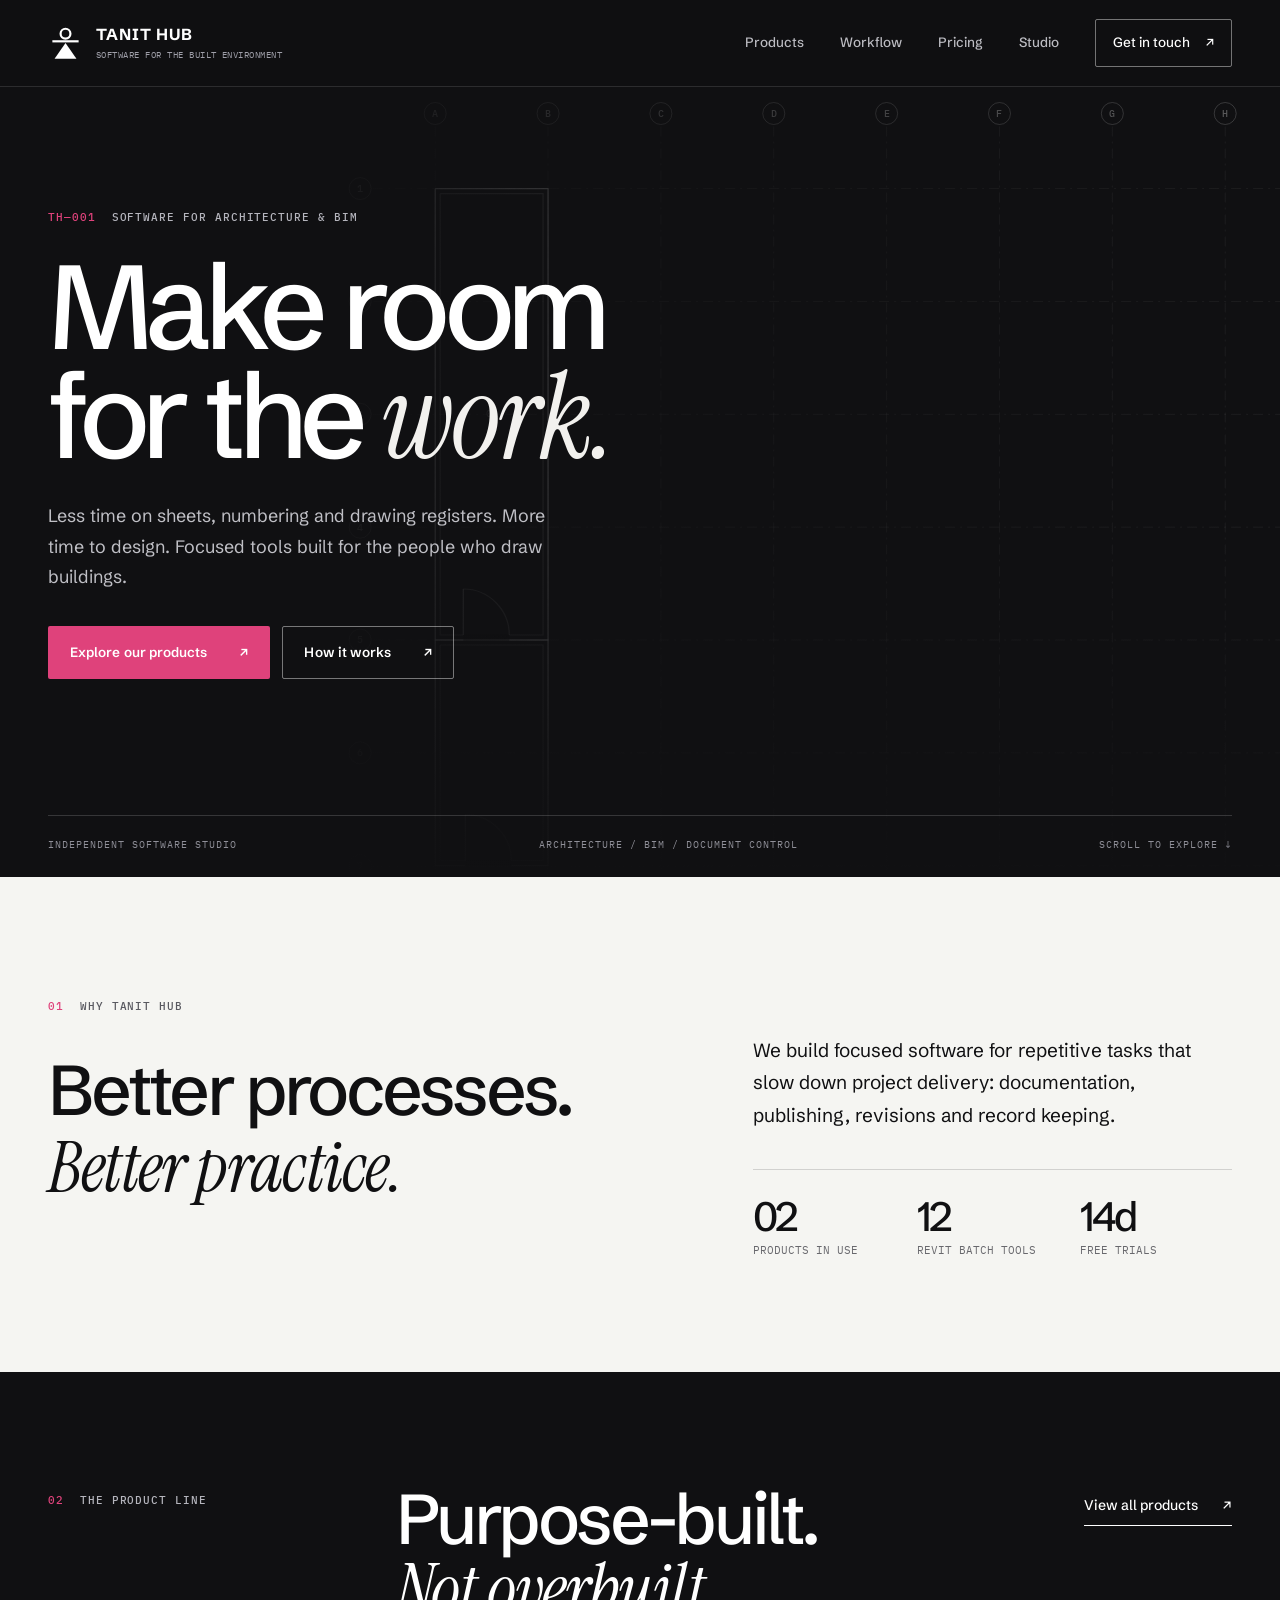
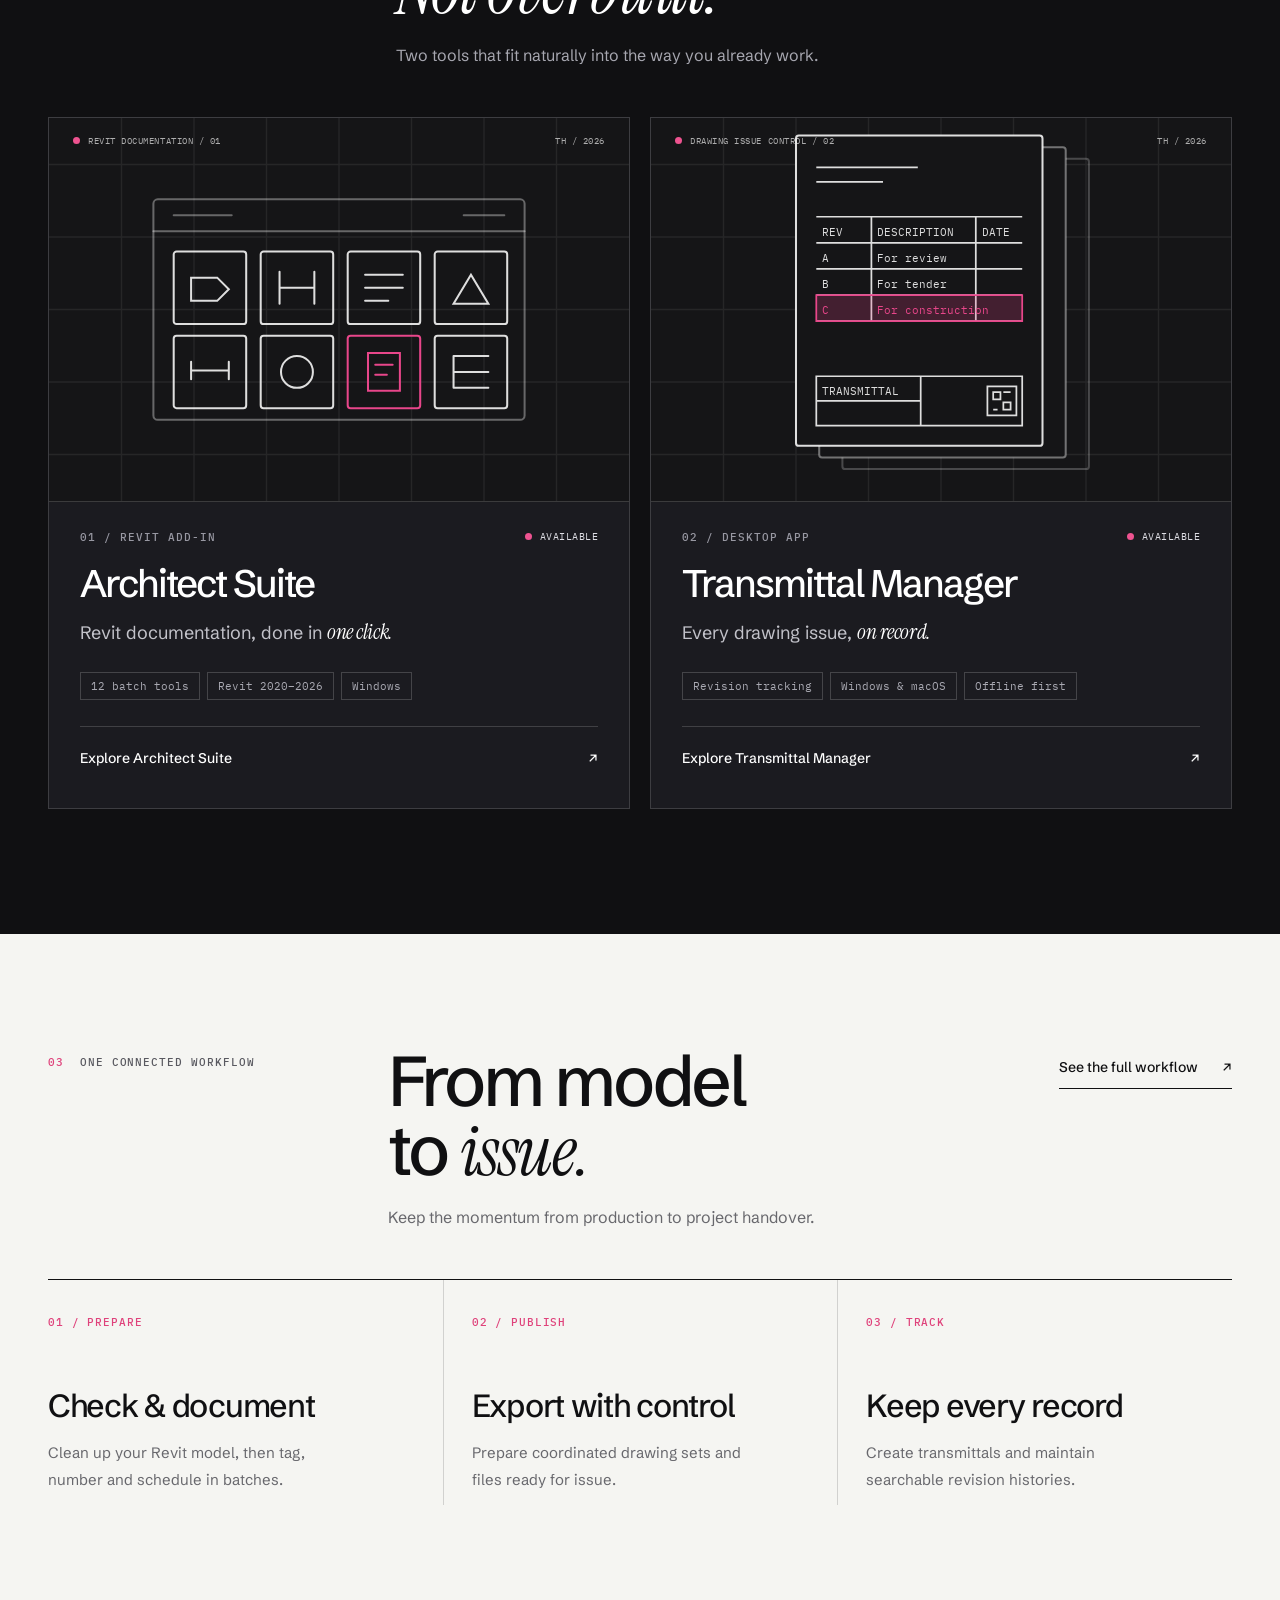
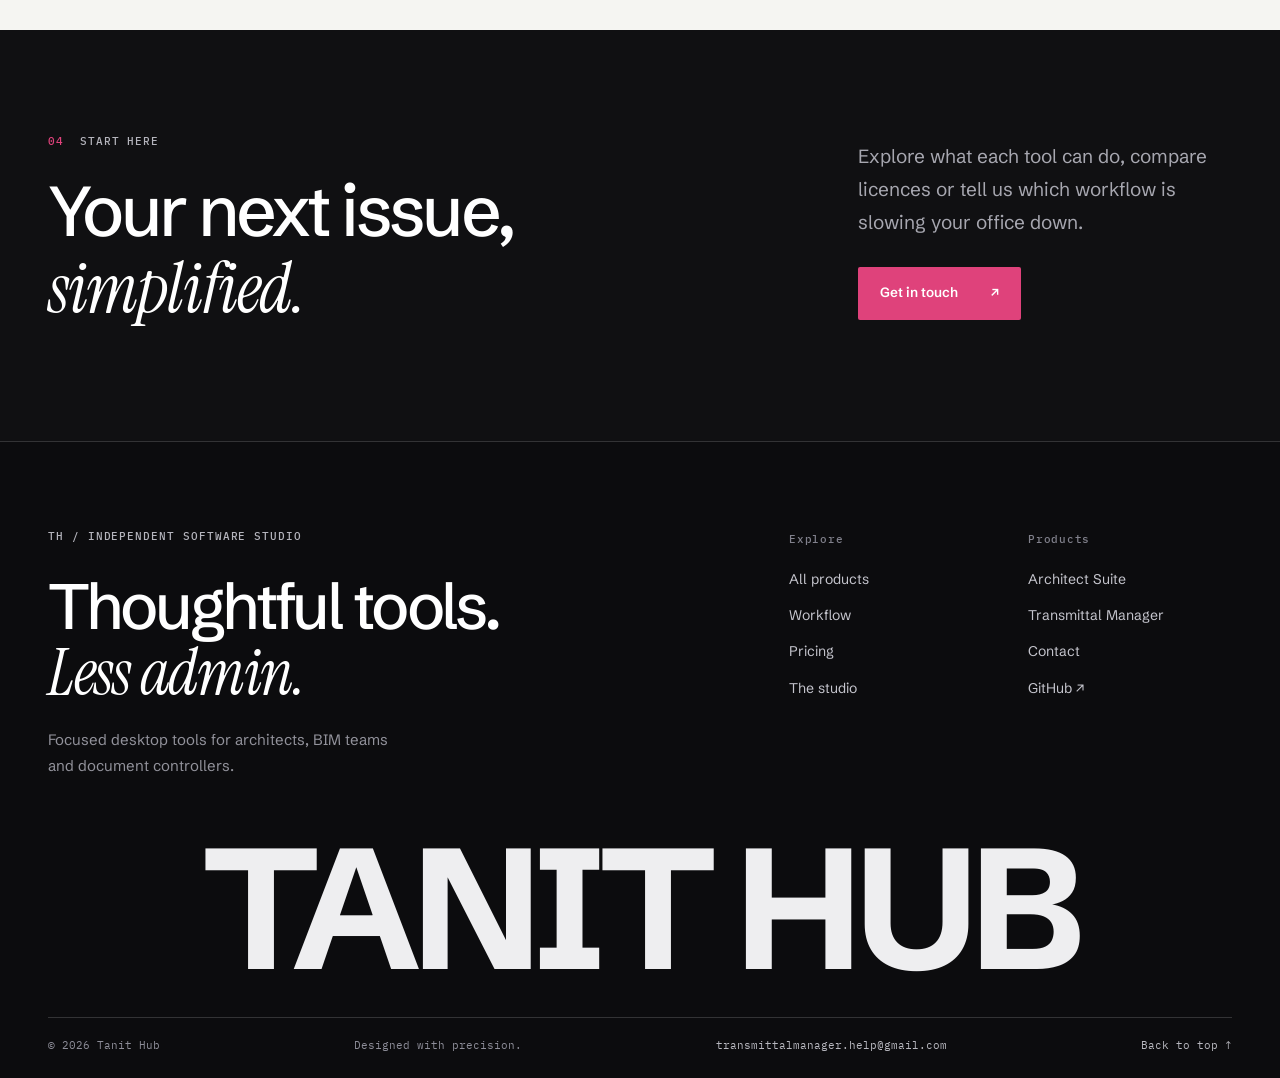
<file: index.html>
<!doctype html>
<html lang="en">
<head>
  <meta charset="utf-8"><meta name="viewport" content="width=device-width, initial-scale=1, viewport-fit=cover">
  <title>Software for the built environment | Tanit Hub</title>
  <meta name="description" content="Practical software for architects, BIM teams and document controllers. Explore Architect Suite and Transmittal Manager.">
  <meta name="theme-color" content="#101012">
  <meta property="og:type" content="website"><meta property="og:title" content="Software for the built environment | Tanit Hub"><meta property="og:description" content="Practical software for architects, BIM teams and document controllers. Explore Architect Suite and Transmittal Manager.">
    <link rel="canonical" href="https://conanarchi.github.io/tanit-hub/">
  <meta property="og:url" content="https://conanarchi.github.io/tanit-hub/"><meta property="og:site_name" content="Tanit Hub">
  <meta property="og:image" content="https://conanarchi.github.io/tanit-hub/assets/og-image.png"><meta property="og:image:width" content="1200"><meta property="og:image:height" content="630">
  <meta name="twitter:card" content="summary_large_image"><meta name="twitter:title" content="Software for the built environment | Tanit Hub"><meta name="twitter:description" content="Practical software for architects, BIM teams and document controllers. Explore Architect Suite and Transmittal Manager."><meta name="twitter:image" content="https://conanarchi.github.io/tanit-hub/assets/og-image.png">
  <link rel="icon" type="image/svg+xml" href="assets/tanit-mark.svg">
  <link rel="preconnect" href="https://fonts.googleapis.com"><link rel="preconnect" href="https://fonts.gstatic.com" crossorigin>
  <link href="https://fonts.googleapis.com/css2?family=Schibsted+Grotesk:wght@400;500;600;700&family=Instrument+Serif:ital@0;1&family=IBM+Plex+Mono:wght@400;500&display=swap" rel="stylesheet">
  <link rel="stylesheet" href="assets/style.css"><script src="assets/main.js" defer></script>
</head>
<body class="page-home" id="top"><a href="#main" class="skip-link">Skip to content</a>
<header class="site-header" id="site-header"><div class="shell header-inner">
      <a class="brand" href="index.html" aria-label="Tanit Hub — home"><svg class="brand-mark" viewBox="0 0 64 64" aria-hidden="true"><circle cx="32" cy="14" r="9" fill="none" stroke="currentColor" stroke-width="4"/><path d="M10 28h44" stroke="currentColor" stroke-width="4" stroke-linecap="square"/><path d="M32 31 L52 60 H12 Z" fill="currentColor"/></svg><span class="brand-text"><strong>TANIT HUB</strong><small>SOFTWARE FOR THE BUILT ENVIRONMENT</small></span></a>
      <button class="menu-toggle" type="button" aria-label="Open navigation menu" aria-expanded="false" aria-controls="main-navigation"><span></span><span></span><span></span></button>
      <nav class="site-nav" id="main-navigation" aria-label="Main navigation"><a class="nav-link " href="products.html" >Products</a><a class="nav-link " href="workflow.html" >Workflow</a><a class="nav-link " href="pricing.html" >Pricing</a><a class="nav-link " href="about.html" >Studio</a><a class="nav-contact " href="contact.html" >Get in touch <span aria-hidden="true">↗</span></a></nav>
    </div></header><main id="main"><section class="home-hero dark-section"><canvas id="plan" aria-hidden="true"></canvas><div class="hero-scrim"></div><div class="shell hero-inner"><div class="hero-copy"><span class="kicker"><span class="kicker-num">TH—001</span>SOFTWARE FOR ARCHITECTURE & BIM</span><h1>Make room<br>for the <em>work.</em></h1><p>Less time on sheets, numbering and drawing registers. More time to design. Focused tools built for the people who draw buildings.</p><div class="button-row"><a class="action action-accent" href="products.html">Explore our products<span aria-hidden="true">↗</span></a><a class="action action-outline" href="workflow.html">How it works<span aria-hidden="true">↗</span></a></div></div><div class="hero-bottom"><span>INDEPENDENT SOFTWARE STUDIO</span><span>ARCHITECTURE / BIM / DOCUMENT CONTROL</span><span>SCROLL TO EXPLORE ↓</span></div></div></section>
<section class="intro-band light-section"><div class="shell intro-grid"><div><span class="kicker"><span class="kicker-num">01</span>WHY TANIT HUB</span><h2>Better processes.<br><em>Better practice.</em></h2></div><div class="intro-aside"><p>We build focused software for repetitive tasks that slow down project delivery: documentation, publishing, revisions and record keeping.</p><div class="inline-facts"><div><strong>02</strong><span>Products in use</span></div><div><strong>12</strong><span>Revit batch tools</span></div><div><strong>14d</strong><span>Free trials</span></div></div></div></div></section>
<section class="section dark-section products-preview"><div class="shell"><div class="section-title-row"><span class="kicker"><span class="kicker-num">02</span>THE PRODUCT LINE</span><div><h2>Purpose-built.<br><em>Not overbuilt.</em></h2><p>Two tools that fit naturally into the way you already work.</p></div><a class="text-link" href="products.html">View all products<span aria-hidden="true">↗</span></a></div><div class="showcase-grid"><article class="showcase-card"><div class="product-visual product-visual-as"><div class="visual-caption"><span class="visual-dot"></span><span>REVIT DOCUMENTATION / 01</span><span>TH / 2026</span></div><svg aria-hidden="true" preserveaspectratio="xMidYMid slice" viewbox="0 0 400 300">
<rect fill="#151517" height="300" width="400"></rect>
<g fill="none" stroke="rgba(255,255,255,.07)"><path d="M0 50h400M0 100h400M0 150h400M0 200h400M0 250h400M50 0v300M100 0v300M150 0v300M200 0v300M250 0v300M300 0v300M350 0v300"></path></g>
<g fill="none" stroke="rgba(255,255,255,.86)" stroke-linecap="round" stroke-width="1.4" transform="translate(72 74)">
<rect height="152" rx="3" stroke="rgba(255,255,255,.35)" width="256" x="0" y="0"></rect>
<path d="M0 22h256" stroke="rgba(255,255,255,.35)"></path>
<g transform="translate(14 36)">
<rect height="50" rx="2" width="50"></rect><path d="M12 18h18l8 8-8 8H12z"></path>
<rect height="50" rx="2" width="50" x="60"></rect><path d="M73 14v22M97 14v22M73 25h24"></path>
<rect height="50" rx="2" width="50" x="120"></rect><path d="M132 16h26M132 25h26M132 34h16"></path>
<rect height="50" rx="2" width="50" x="180"></rect><path d="M193 36l12-20 12 20z"></path>
<rect height="50" rx="2" width="50" y="58"></rect><path d="M12 82h26M12 76v12M38 76v12"></path>
<rect height="50" rx="2" width="50" x="60" y="58"></rect><circle cx="85" cy="83" r="11"></circle>
<rect height="50" rx="2" stroke="#E8468A" width="50" x="120" y="58"></rect><path d="M134 70h22v26h-22zM139 78h12M139 85h8" stroke="#E8468A"></path>
<rect height="50" rx="2" width="50" x="180" y="58"></rect><path d="M193 72h24M193 83h24M193 94h24M193 72v22"></path>
</g>
<path d="M14 11h40M214 11h28" stroke="rgba(255,255,255,.35)"></path>
</g>
</svg></div><div class="showcase-content"><div class="showcase-top"><span class="eyelabel">01 / REVIT ADD-IN</span><span class="available"><i></i> AVAILABLE</span></div><h3>Architect Suite</h3><p>Revit documentation, done in <em>one click.</em></p><div class="chip-row"><span>12 batch tools</span><span>Revit 2020–2026</span><span>Windows</span></div><a class="text-link" href="architect-suite.html">Explore Architect Suite<span aria-hidden="true">↗</span></a></div></article><article class="showcase-card"><div class="product-visual product-visual-tm"><div class="visual-caption"><span class="visual-dot"></span><span>DRAWING ISSUE CONTROL / 02</span><span>TH / 2026</span></div><svg aria-hidden="true" preserveaspectratio="xMidYMid slice" viewbox="0 0 400 300">
<rect fill="#151517" height="300" width="400"></rect>
<g fill="none" stroke="rgba(255,255,255,.07)"><path d="M0 50h400M0 100h400M0 150h400M0 200h400M0 250h400M50 0v300M100 0v300M150 0v300M200 0v300M250 0v300M300 0v300M350 0v300"></path></g>
<g fill="none" stroke-width="1.4">
<rect height="214" rx="2" stroke="rgba(255,255,255,.22)" width="170" x="132" y="46"></rect>
<rect fill="#151517" height="214" rx="2" stroke="rgba(255,255,255,.4)" width="170" x="116" y="38"></rect>
<rect fill="#151517" height="214" rx="2" stroke="rgba(255,255,255,.86)" width="170" x="100" y="30"></rect>
</g>
<g fill="none" stroke="rgba(255,255,255,.86)" stroke-width="1.2">
<path d="M114 52h70M114 62h46"></path>
<path d="M114 86h142M114 104h142M114 122h142M114 140h142M114 158h142M152 86v72M224 86v72"></path>
<path d="M114 196h142v34H114zM186 196v34M114 213h72"></path>
</g>
<path d="M114 140h142v18H114z" fill="rgba(232,70,138,.22)" stroke="#E8468A" stroke-width="1.2"></path>
<g fill="rgba(255,255,255,.86)" font-family="IBM Plex Mono, monospace" font-size="7.5">
<text x="118" y="99">REV</text><text x="156" y="99">DESCRIPTION</text><text x="228" y="99">DATE</text>
<text x="118" y="117">A</text><text x="156" y="117">For review</text>
<text x="118" y="135">B</text><text x="156" y="135">For tender</text>
<text fill="#E8468A" x="118" y="153">C</text><text fill="#E8468A" x="156" y="153">For construction</text>
<text x="118" y="209">TRANSMITTAL</text>
</g>
<g fill="none" stroke="rgba(255,255,255,.86)" stroke-width="1.2"><rect height="20" width="20" x="232" y="203"></rect><path d="M236 207h5v5h-5zM243 214h5v5h-5zM243 207h5M236 219h3"></path></g>
</svg></div><div class="showcase-content"><div class="showcase-top"><span class="eyelabel">02 / DESKTOP APP</span><span class="available"><i></i> AVAILABLE</span></div><h3>Transmittal Manager</h3><p>Every drawing issue, <em>on record.</em></p><div class="chip-row"><span>Revision tracking</span><span>Windows &amp; macOS</span><span>Offline first</span></div><a class="text-link" href="transmittal-manager.html">Explore Transmittal Manager<span aria-hidden="true">↗</span></a></div></article></div></div></section>
<section class="section light-section workflow-preview"><div class="shell"><div class="section-title-row"><span class="kicker"><span class="kicker-num">03</span>ONE CONNECTED WORKFLOW</span><div><h2>From model<br>to <em>issue.</em></h2><p>Keep the momentum from production to project handover.</p></div><a class="text-link" href="workflow.html">See the full workflow<span aria-hidden="true">↗</span></a></div><div class="preview-steps"><div><span>01 / PREPARE</span><h3>Check & document</h3><p>Clean up your Revit model, then tag, number and schedule in batches.</p></div><div><span>02 / PUBLISH</span><h3>Export with control</h3><p>Prepare coordinated drawing sets and files ready for issue.</p></div><div><span>03 / TRACK</span><h3>Keep every record</h3><p>Create transmittals and maintain searchable revision histories.</p></div></div></div></section>
<section class="end-cta dark-section"><div class="shell cta-inner"><div><span class="kicker"><span class="kicker-num">04</span>START HERE</span><h2>Your next issue,<br><em>simplified.</em></h2></div><div><p>Explore what each tool can do, compare licences or tell us which workflow is slowing your office down.</p><a class="action action-accent" href="contact.html">Get in touch<span aria-hidden="true">↗</span></a></div></div></section></main><footer class="site-footer"><div class="shell">
      <div class="footer-top"><div class="footer-intro"><span class="kicker on-dark">TH / INDEPENDENT SOFTWARE STUDIO</span><h2>Thoughtful tools.<br><em>Less admin.</em></h2><p>Focused desktop tools for architects, BIM teams and document controllers.</p></div>
      <div class="footer-links"><div><h3>Explore</h3><a href="products.html">All products</a><a href="workflow.html">Workflow</a><a href="pricing.html">Pricing</a><a href="about.html">The studio</a></div>
      <div><h3>Products</h3><a href="architect-suite.html">Architect Suite</a><a href="transmittal-manager.html">Transmittal Manager</a><a href="contact.html">Contact</a><a href="https://github.com/Conanarchi" target="_blank" rel="noopener noreferrer">GitHub <span aria-hidden="true">↗</span></a></div></div></div>
      <div class="footer-wordmark" aria-hidden="true">TANIT HUB</div>
      <div class="footer-bottom"><span>© <span data-year>2026</span> Tanit Hub</span><span>Designed with precision.</span><a href="mailto:transmittalmanager.help@gmail.com">transmittalmanager.help@gmail.com</a><a href="#top">Back to top ↑</a></div>
    </div></footer>
<script src="assets/plan.js" defer></script></body></html>
</file>
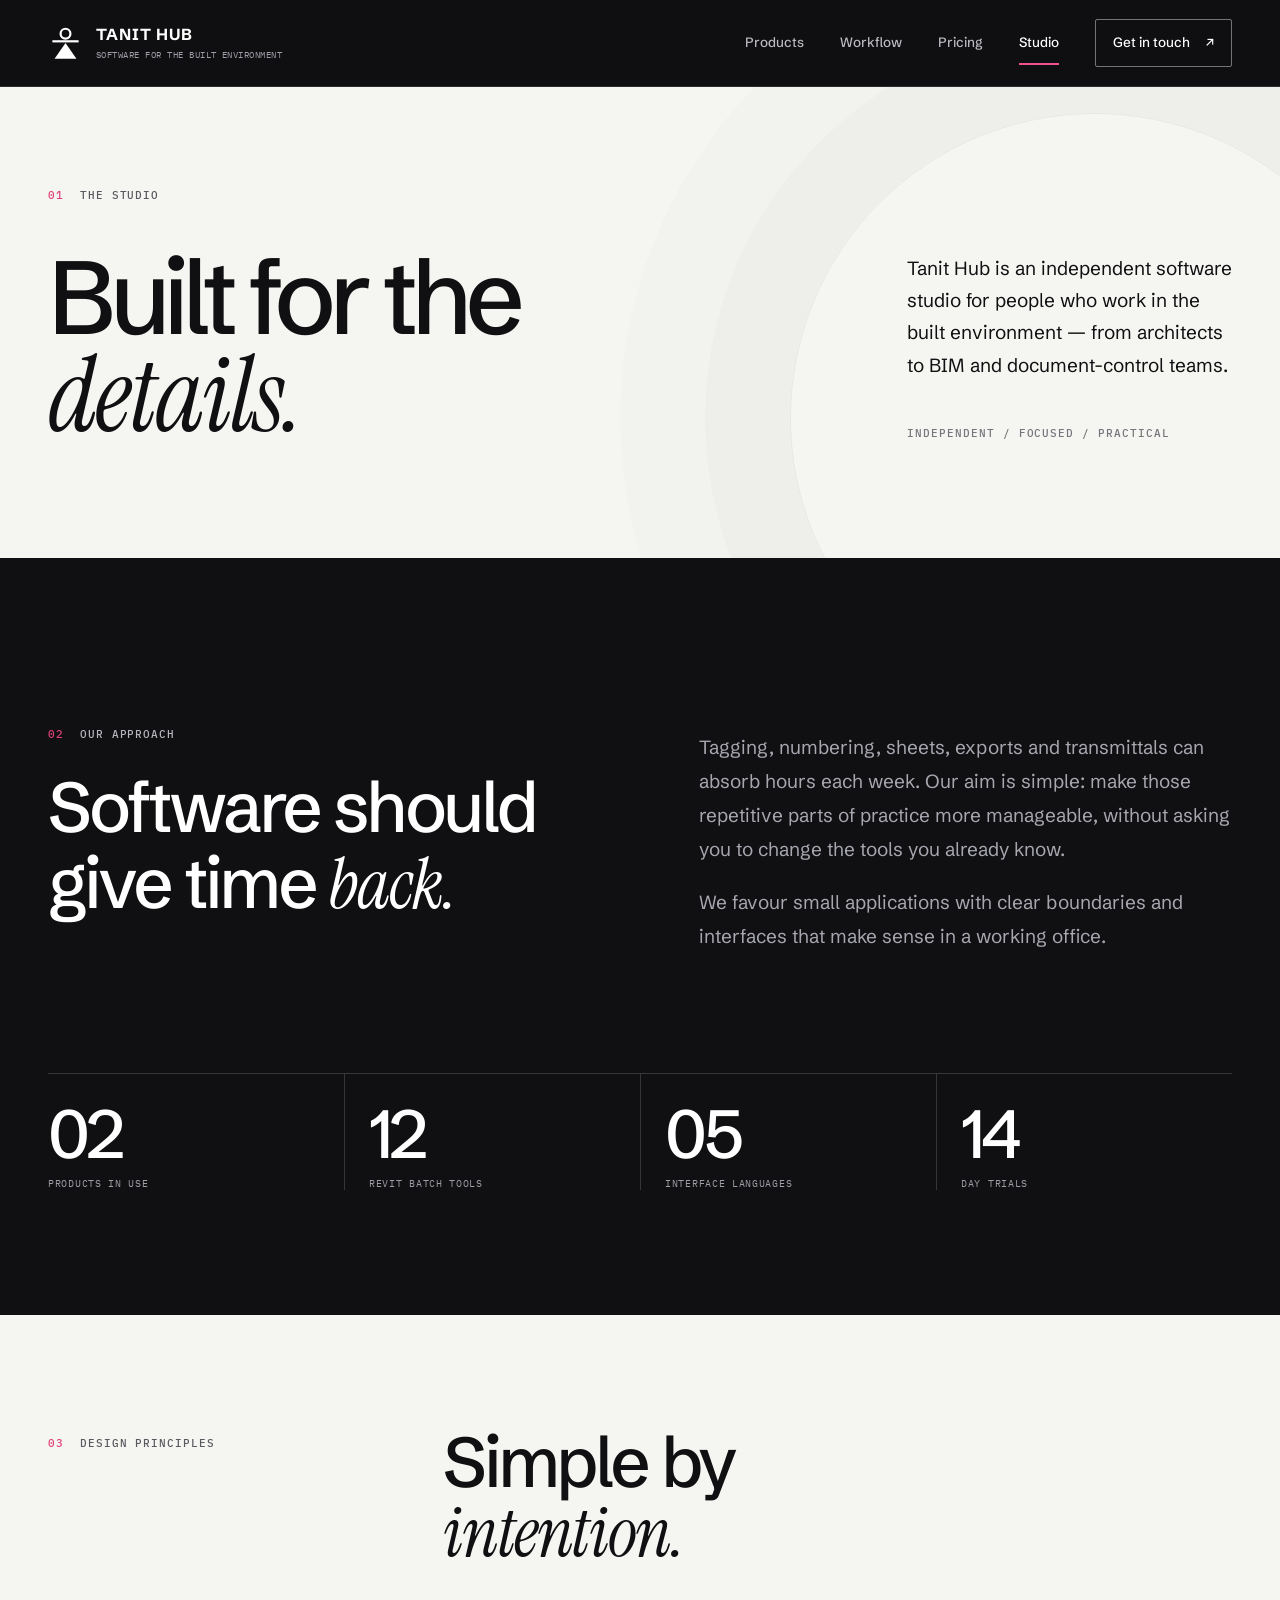
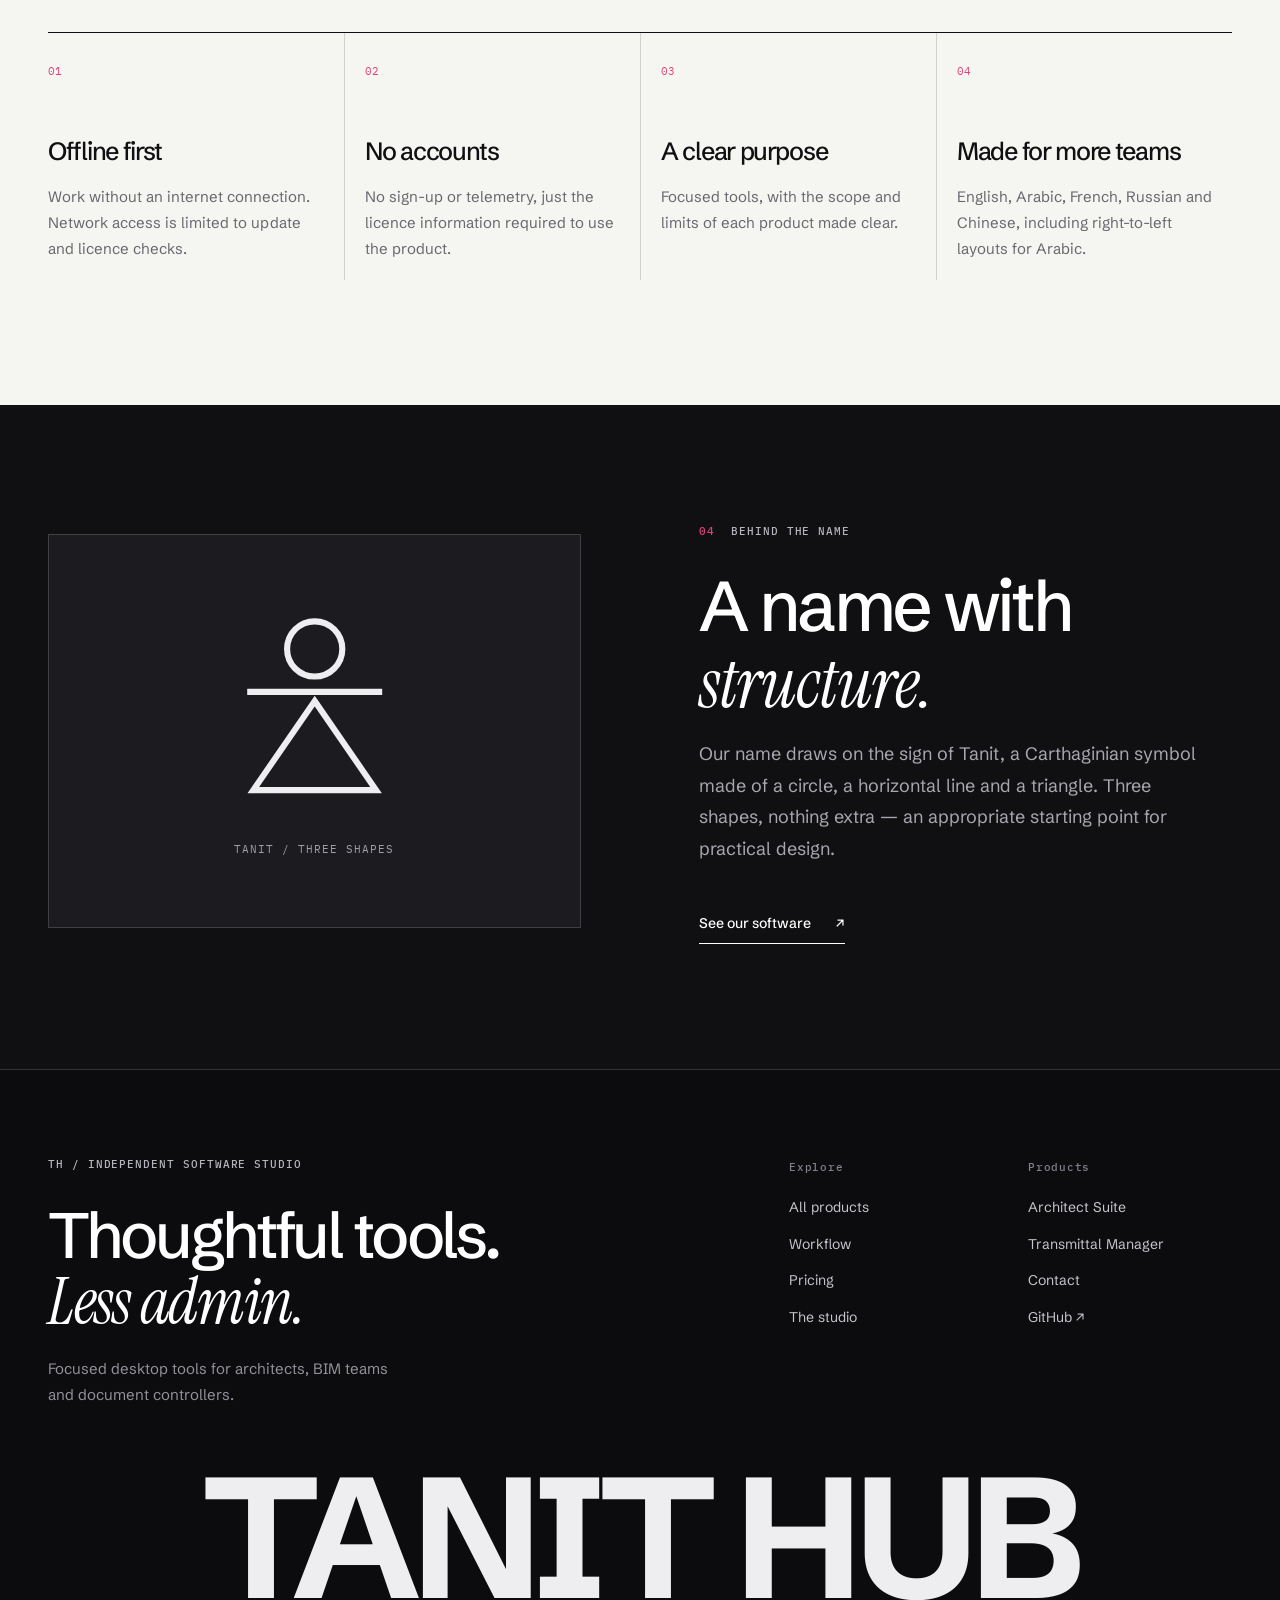
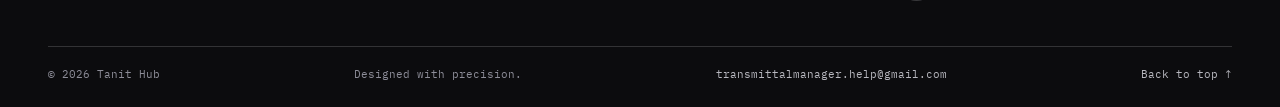
<file: about.html>
<!doctype html>
<html lang="en">
<head>
  <meta charset="utf-8"><meta name="viewport" content="width=device-width, initial-scale=1, viewport-fit=cover">
  <title>The studio — about Tanit Hub | Tanit Hub</title>
  <meta name="description" content="Meet Tanit Hub, an independent software studio making focused tools for architectural and BIM workflows.">
  <meta name="theme-color" content="#101012">
  <meta property="og:type" content="website"><meta property="og:title" content="The studio — about Tanit Hub | Tanit Hub"><meta property="og:description" content="Meet Tanit Hub, an independent software studio making focused tools for architectural and BIM workflows.">
    <link rel="canonical" href="https://conanarchi.github.io/tanit-hub/about.html">
  <meta property="og:url" content="https://conanarchi.github.io/tanit-hub/about.html"><meta property="og:site_name" content="Tanit Hub">
  <meta property="og:image" content="https://conanarchi.github.io/tanit-hub/assets/og-image.png"><meta property="og:image:width" content="1200"><meta property="og:image:height" content="630">
  <meta name="twitter:card" content="summary_large_image"><meta name="twitter:title" content="The studio — about Tanit Hub | Tanit Hub"><meta name="twitter:description" content="Meet Tanit Hub, an independent software studio making focused tools for architectural and BIM workflows."><meta name="twitter:image" content="https://conanarchi.github.io/tanit-hub/assets/og-image.png">
  <link rel="icon" type="image/svg+xml" href="assets/tanit-mark.svg">
  <link rel="preconnect" href="https://fonts.googleapis.com"><link rel="preconnect" href="https://fonts.gstatic.com" crossorigin>
  <link href="https://fonts.googleapis.com/css2?family=Schibsted+Grotesk:wght@400;500;600;700&family=Instrument+Serif:ital@0;1&family=IBM+Plex+Mono:wght@400;500&display=swap" rel="stylesheet">
  <link rel="stylesheet" href="assets/style.css"><script src="assets/main.js" defer></script>
</head>
<body class="" id="top"><a href="#main" class="skip-link">Skip to content</a>
<header class="site-header" id="site-header"><div class="shell header-inner">
      <a class="brand" href="index.html" aria-label="Tanit Hub — home"><svg class="brand-mark" viewBox="0 0 64 64" aria-hidden="true"><circle cx="32" cy="14" r="9" fill="none" stroke="currentColor" stroke-width="4"/><path d="M10 28h44" stroke="currentColor" stroke-width="4" stroke-linecap="square"/><path d="M32 31 L52 60 H12 Z" fill="currentColor"/></svg><span class="brand-text"><strong>TANIT HUB</strong><small>SOFTWARE FOR THE BUILT ENVIRONMENT</small></span></a>
      <button class="menu-toggle" type="button" aria-label="Open navigation menu" aria-expanded="false" aria-controls="main-navigation"><span></span><span></span><span></span></button>
      <nav class="site-nav" id="main-navigation" aria-label="Main navigation"><a class="nav-link " href="products.html" >Products</a><a class="nav-link " href="workflow.html" >Workflow</a><a class="nav-link " href="pricing.html" >Pricing</a><a class="nav-link is-current" href="about.html" aria-current="page">Studio</a><a class="nav-contact " href="contact.html" >Get in touch <span aria-hidden="true">↗</span></a></nav>
    </div></header><main id="main"><section class="page-hero light-section"><div class="shell page-hero-inner"><span class="kicker"><span class="kicker-num">01</span>THE STUDIO</span><div class="page-hero-columns"><h1>Built for the<br><em>details.</em></h1><div class="page-hero-aside"><p>Tanit Hub is an independent software studio for people who work in the built environment — from architects to BIM and document-control teams.</p><span class="fine-label">INDEPENDENT / FOCUSED / PRACTICAL</span></div></div></div></section>
<section class="section dark-section"><div class="shell about-statement"><div><span class="kicker"><span class="kicker-num">02</span>OUR APPROACH</span><h2>Software should<br>give time <em>back.</em></h2></div><div><p>Tagging, numbering, sheets, exports and transmittals can absorb hours each week. Our aim is simple: make those repetitive parts of practice more manageable, without asking you to change the tools you already know.</p><p>We favour small applications with clear boundaries and interfaces that make sense in a working office.</p></div></div><div class="shell about-figures"><div><strong>02</strong><span>PRODUCTS IN USE</span></div><div><strong>12</strong><span>REVIT BATCH TOOLS</span></div><div><strong>05</strong><span>INTERFACE LANGUAGES</span></div><div><strong>14</strong><span>DAY TRIALS</span></div></div></section>
<section class="section light-section"><div class="shell"><div class="section-title-row"><span class="kicker"><span class="kicker-num">03</span>DESIGN PRINCIPLES</span><div><h2>Simple by<br><em>intention.</em></h2></div></div><div class="values-grid"><article><span>01</span><h3>Offline first</h3><p>Work without an internet connection. Network access is limited to update and licence checks.</p></article><article><span>02</span><h3>No accounts</h3><p>No sign-up or telemetry, just the licence information required to use the product.</p></article><article><span>03</span><h3>A clear purpose</h3><p>Focused tools, with the scope and limits of each product made clear.</p></article><article><span>04</span><h3>Made for more teams</h3><p>English, Arabic, French, Russian and Chinese, including right-to-left layouts for Arabic.</p></article></div></div></section>
<section class="section dark-section origin-section"><div class="shell origin-grid"><div class="origin-symbol"><svg viewBox="0 0 64 64" role="img" aria-label="Tanit symbol"><circle cx="32" cy="14" r="9" fill="none" stroke="currentColor" stroke-width="2"/><path d="M10 28h44" stroke="currentColor" stroke-width="2"/><path d="M32 31 L52 60 H12 Z" fill="none" stroke="currentColor" stroke-width="2"/></svg><span>TANIT / THREE SHAPES</span></div><div><span class="kicker"><span class="kicker-num">04</span>BEHIND THE NAME</span><h2>A name with<br><em>structure.</em></h2><p>Our name draws on the sign of Tanit, a Carthaginian symbol made of a circle, a horizontal line and a triangle. Three shapes, nothing extra — an appropriate starting point for practical design.</p><a class="text-link" href="products.html">See our software<span aria-hidden="true">↗</span></a></div></div></section></main><footer class="site-footer"><div class="shell">
      <div class="footer-top"><div class="footer-intro"><span class="kicker on-dark">TH / INDEPENDENT SOFTWARE STUDIO</span><h2>Thoughtful tools.<br><em>Less admin.</em></h2><p>Focused desktop tools for architects, BIM teams and document controllers.</p></div>
      <div class="footer-links"><div><h3>Explore</h3><a href="products.html">All products</a><a href="workflow.html">Workflow</a><a href="pricing.html">Pricing</a><a href="about.html">The studio</a></div>
      <div><h3>Products</h3><a href="architect-suite.html">Architect Suite</a><a href="transmittal-manager.html">Transmittal Manager</a><a href="contact.html">Contact</a><a href="https://github.com/Conanarchi" target="_blank" rel="noopener noreferrer">GitHub <span aria-hidden="true">↗</span></a></div></div></div>
      <div class="footer-wordmark" aria-hidden="true">TANIT HUB</div>
      <div class="footer-bottom"><span>© <span data-year>2026</span> Tanit Hub</span><span>Designed with precision.</span><a href="mailto:transmittalmanager.help@gmail.com">transmittalmanager.help@gmail.com</a><a href="#top">Back to top ↑</a></div>
    </div></footer>
</body></html>
</file>
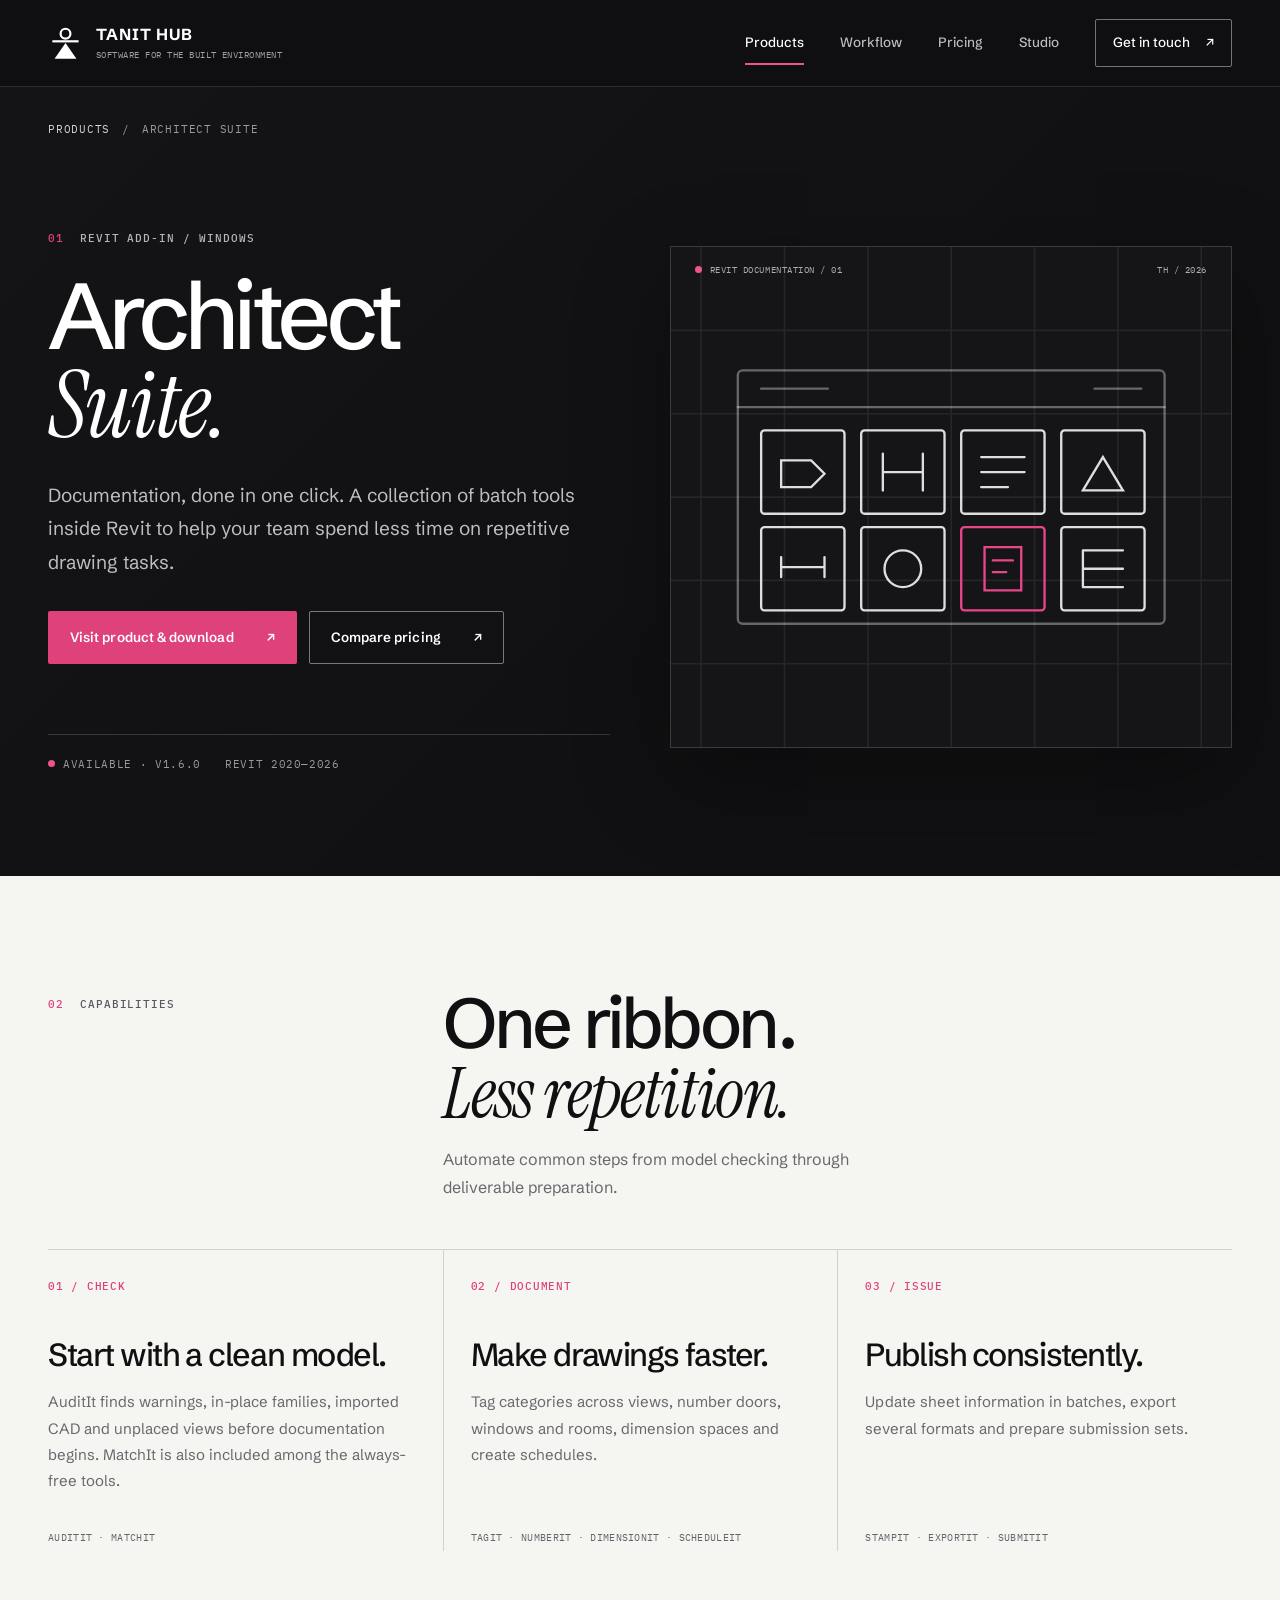
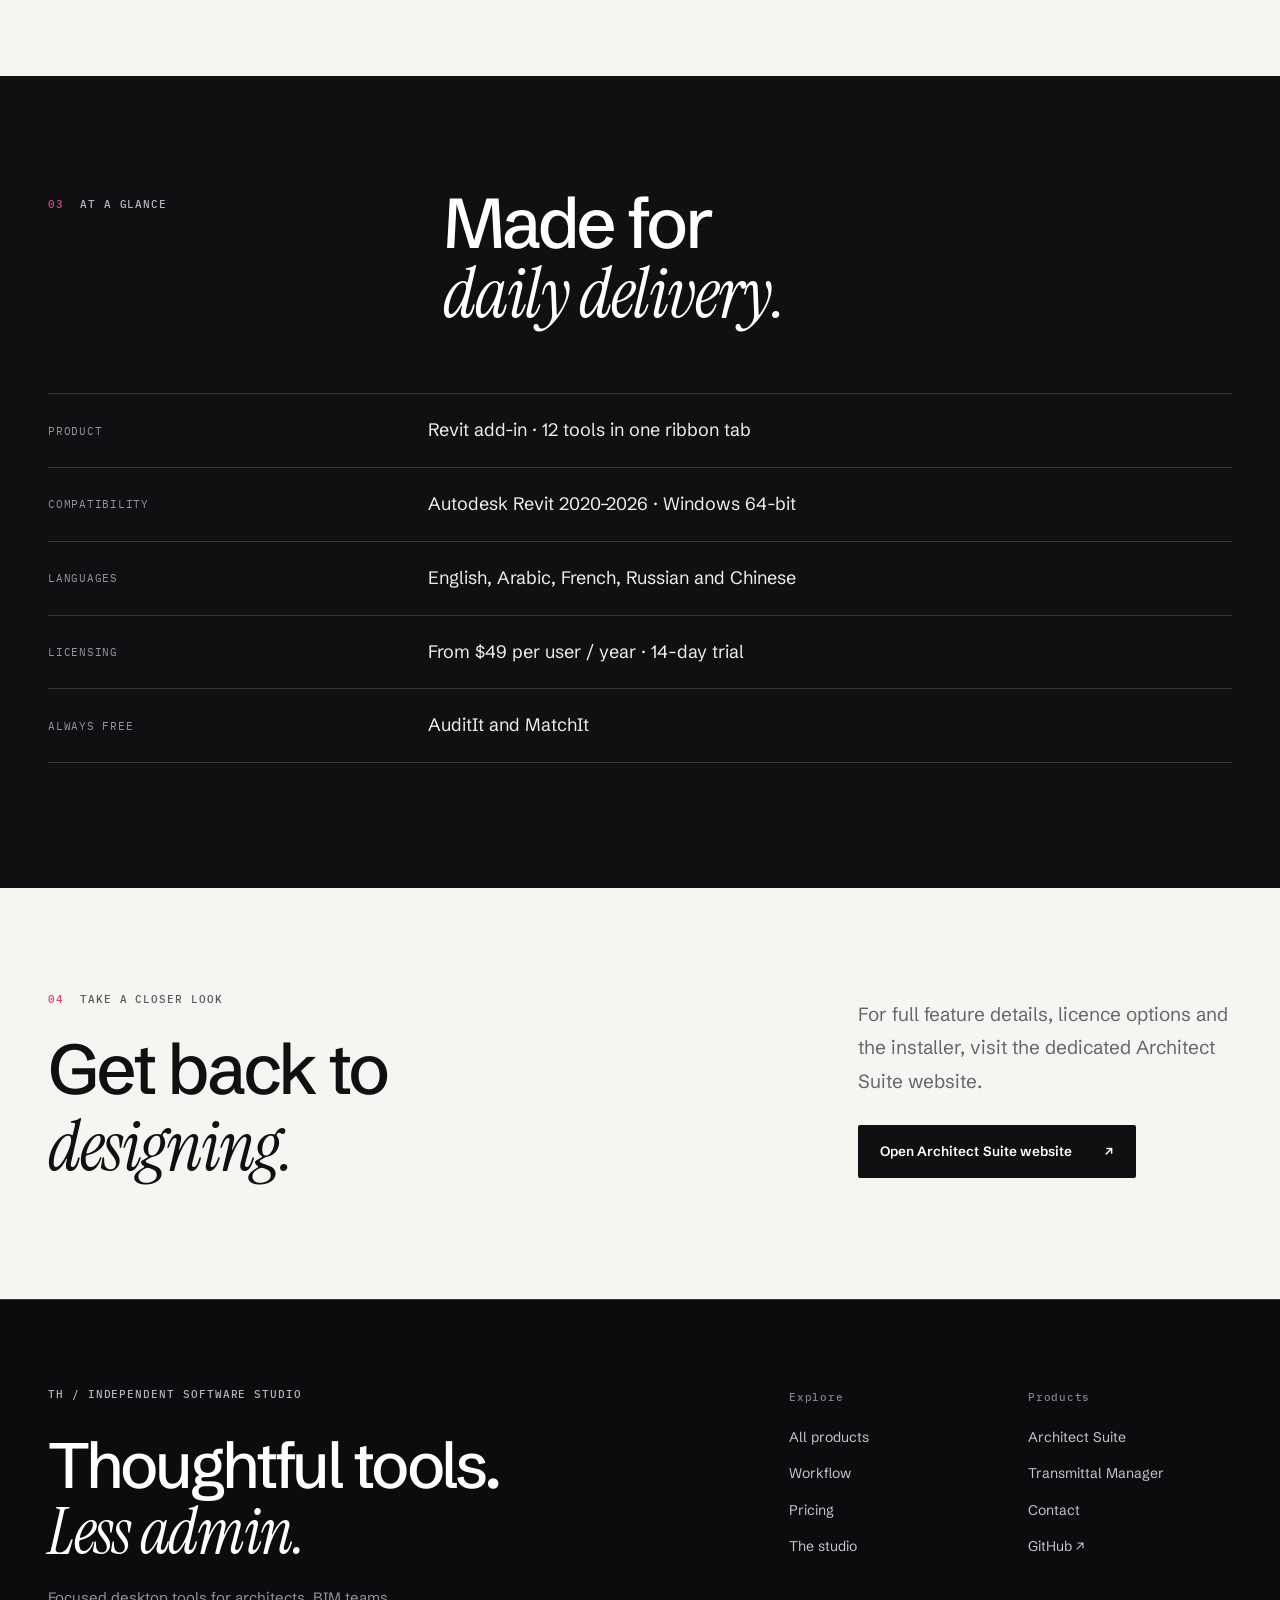
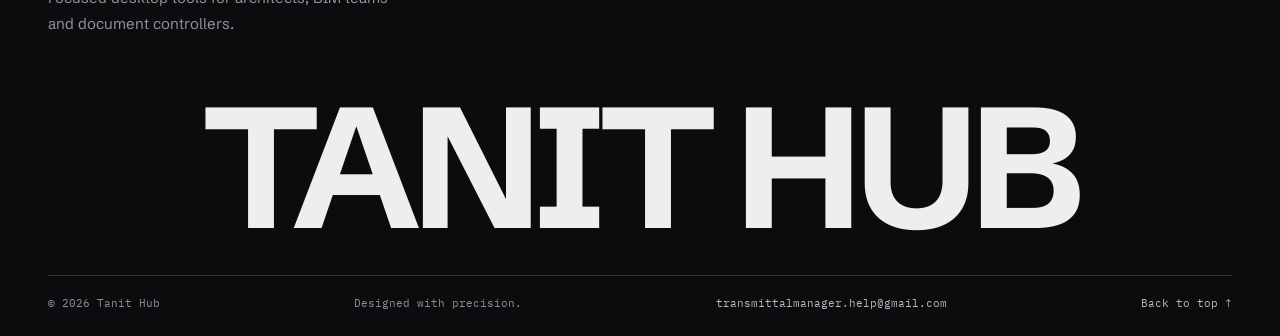
<file: architect-suite.html>
<!doctype html>
<html lang="en">
<head>
  <meta charset="utf-8"><meta name="viewport" content="width=device-width, initial-scale=1, viewport-fit=cover">
  <title>Architect Suite — Revit productivity tools | Tanit Hub</title>
  <meta name="description" content="Architect Suite is a Revit add-in with 12 documentation and batch tools for Revit 2020–2026.">
  <meta name="theme-color" content="#101012">
  <meta property="og:type" content="website"><meta property="og:title" content="Architect Suite — Revit productivity tools | Tanit Hub"><meta property="og:description" content="Architect Suite is a Revit add-in with 12 documentation and batch tools for Revit 2020–2026.">
    <link rel="canonical" href="https://conanarchi.github.io/tanit-hub/architect-suite.html">
  <meta property="og:url" content="https://conanarchi.github.io/tanit-hub/architect-suite.html"><meta property="og:site_name" content="Tanit Hub">
  <meta property="og:image" content="https://conanarchi.github.io/tanit-hub/assets/og-image.png"><meta property="og:image:width" content="1200"><meta property="og:image:height" content="630">
  <meta name="twitter:card" content="summary_large_image"><meta name="twitter:title" content="Architect Suite — Revit productivity tools | Tanit Hub"><meta name="twitter:description" content="Architect Suite is a Revit add-in with 12 documentation and batch tools for Revit 2020–2026."><meta name="twitter:image" content="https://conanarchi.github.io/tanit-hub/assets/og-image.png">
  <link rel="icon" type="image/svg+xml" href="assets/tanit-mark.svg">
  <link rel="preconnect" href="https://fonts.googleapis.com"><link rel="preconnect" href="https://fonts.gstatic.com" crossorigin>
  <link href="https://fonts.googleapis.com/css2?family=Schibsted+Grotesk:wght@400;500;600;700&family=Instrument+Serif:ital@0;1&family=IBM+Plex+Mono:wght@400;500&display=swap" rel="stylesheet">
  <link rel="stylesheet" href="assets/style.css"><script src="assets/main.js" defer></script>
</head>
<body class="" id="top"><a href="#main" class="skip-link">Skip to content</a>
<header class="site-header" id="site-header"><div class="shell header-inner">
      <a class="brand" href="index.html" aria-label="Tanit Hub — home"><svg class="brand-mark" viewBox="0 0 64 64" aria-hidden="true"><circle cx="32" cy="14" r="9" fill="none" stroke="currentColor" stroke-width="4"/><path d="M10 28h44" stroke="currentColor" stroke-width="4" stroke-linecap="square"/><path d="M32 31 L52 60 H12 Z" fill="currentColor"/></svg><span class="brand-text"><strong>TANIT HUB</strong><small>SOFTWARE FOR THE BUILT ENVIRONMENT</small></span></a>
      <button class="menu-toggle" type="button" aria-label="Open navigation menu" aria-expanded="false" aria-controls="main-navigation"><span></span><span></span><span></span></button>
      <nav class="site-nav" id="main-navigation" aria-label="Main navigation"><a class="nav-link is-current" href="products.html" aria-current="page">Products</a><a class="nav-link " href="workflow.html" >Workflow</a><a class="nav-link " href="pricing.html" >Pricing</a><a class="nav-link " href="about.html" >Studio</a><a class="nav-contact " href="contact.html" >Get in touch <span aria-hidden="true">↗</span></a></nav>
    </div></header><main id="main"><section class="product-hero dark-section"><div class="shell"><div class="breadcrumbs"><a href="products.html">PRODUCTS</a><span>/</span><span>ARCHITECT SUITE</span></div><div class="product-hero-grid"><div class="product-hero-copy"><span class="kicker"><span class="kicker-num">01</span>REVIT ADD-IN / WINDOWS</span><h1>Architect<br><em>Suite.</em></h1><p>Documentation, done in one click. A collection of batch tools inside Revit to help your team spend less time on repetitive drawing tasks.</p><div class="button-row"><a class="action action-accent" href="https://conanarchi.github.io/architect-suite/" target="_blank" rel="noopener noreferrer">Visit product & download<span aria-hidden="true">↗</span></a><a class="action action-outline" href="pricing.html">Compare pricing<span aria-hidden="true">↗</span></a></div><div class="hero-meta"><span><i class="status-dot"></i> AVAILABLE · V1.6.0</span><span>REVIT 2020—2026</span></div></div><div class="product-visual product-visual-as"><div class="visual-caption"><span class="visual-dot"></span><span>REVIT DOCUMENTATION / 01</span><span>TH / 2026</span></div><svg aria-hidden="true" preserveaspectratio="xMidYMid slice" viewbox="0 0 400 300">
<rect fill="#151517" height="300" width="400"></rect>
<g fill="none" stroke="rgba(255,255,255,.07)"><path d="M0 50h400M0 100h400M0 150h400M0 200h400M0 250h400M50 0v300M100 0v300M150 0v300M200 0v300M250 0v300M300 0v300M350 0v300"></path></g>
<g fill="none" stroke="rgba(255,255,255,.86)" stroke-linecap="round" stroke-width="1.4" transform="translate(72 74)">
<rect height="152" rx="3" stroke="rgba(255,255,255,.35)" width="256" x="0" y="0"></rect>
<path d="M0 22h256" stroke="rgba(255,255,255,.35)"></path>
<g transform="translate(14 36)">
<rect height="50" rx="2" width="50"></rect><path d="M12 18h18l8 8-8 8H12z"></path>
<rect height="50" rx="2" width="50" x="60"></rect><path d="M73 14v22M97 14v22M73 25h24"></path>
<rect height="50" rx="2" width="50" x="120"></rect><path d="M132 16h26M132 25h26M132 34h16"></path>
<rect height="50" rx="2" width="50" x="180"></rect><path d="M193 36l12-20 12 20z"></path>
<rect height="50" rx="2" width="50" y="58"></rect><path d="M12 82h26M12 76v12M38 76v12"></path>
<rect height="50" rx="2" width="50" x="60" y="58"></rect><circle cx="85" cy="83" r="11"></circle>
<rect height="50" rx="2" stroke="#E8468A" width="50" x="120" y="58"></rect><path d="M134 70h22v26h-22zM139 78h12M139 85h8" stroke="#E8468A"></path>
<rect height="50" rx="2" width="50" x="180" y="58"></rect><path d="M193 72h24M193 83h24M193 94h24M193 72v22"></path>
</g>
<path d="M14 11h40M214 11h28" stroke="rgba(255,255,255,.35)"></path>
</g>
</svg></div></div></div></section>
<section class="section light-section"><div class="shell"><div class="section-title-row"><span class="kicker"><span class="kicker-num">02</span>CAPABILITIES</span><div><h2>One ribbon.<br><em>Less repetition.</em></h2><p>Automate common steps from model checking through deliverable preparation.</p></div></div><div class="feature-grid"><article><span class="feature-index">01 / CHECK</span><h3>Start with a clean model.</h3><p>AuditIt finds warnings, in-place families, imported CAD and unplaced views before documentation begins. MatchIt is also included among the always-free tools.</p><span class="feature-note">AUDITIT · MATCHIT</span></article><article><span class="feature-index">02 / DOCUMENT</span><h3>Make drawings faster.</h3><p>Tag categories across views, number doors, windows and rooms, dimension spaces and create schedules.</p><span class="feature-note">TAGIT · NUMBERIT · DIMENSIONIT · SCHEDULEIT</span></article><article><span class="feature-index">03 / ISSUE</span><h3>Publish consistently.</h3><p>Update sheet information in batches, export several formats and prepare submission sets.</p><span class="feature-note">STAMPIT · EXPORTIT · SUBMITIT</span></article></div></div></section>
<section class="section dark-section"><div class="shell"><div class="section-title-row"><span class="kicker"><span class="kicker-num">03</span>AT A GLANCE</span><div><h2>Made for<br><em>daily delivery.</em></h2></div></div><dl class="detail-specs"><div><dt>PRODUCT</dt><dd>Revit add-in · 12 tools in one ribbon tab</dd></div><div><dt>COMPATIBILITY</dt><dd>Autodesk Revit 2020–2026 · Windows 64-bit</dd></div><div><dt>LANGUAGES</dt><dd>English, Arabic, French, Russian and Chinese</dd></div><div><dt>LICENSING</dt><dd>From $49 per user / year · 14-day trial</dd></div><div><dt>ALWAYS FREE</dt><dd>AuditIt and MatchIt</dd></div></dl></div></section>
<section class="end-cta light-section cta-light"><div class="shell cta-inner"><div><span class="kicker"><span class="kicker-num">04</span>TAKE A CLOSER LOOK</span><h2>Get back to<br><em>designing.</em></h2></div><div><p>For full feature details, licence options and the installer, visit the dedicated Architect Suite website.</p><a class="action action-dark" href="https://conanarchi.github.io/architect-suite/" target="_blank" rel="noopener noreferrer">Open Architect Suite website<span aria-hidden="true">↗</span></a></div></div></section></main><footer class="site-footer"><div class="shell">
      <div class="footer-top"><div class="footer-intro"><span class="kicker on-dark">TH / INDEPENDENT SOFTWARE STUDIO</span><h2>Thoughtful tools.<br><em>Less admin.</em></h2><p>Focused desktop tools for architects, BIM teams and document controllers.</p></div>
      <div class="footer-links"><div><h3>Explore</h3><a href="products.html">All products</a><a href="workflow.html">Workflow</a><a href="pricing.html">Pricing</a><a href="about.html">The studio</a></div>
      <div><h3>Products</h3><a href="architect-suite.html">Architect Suite</a><a href="transmittal-manager.html">Transmittal Manager</a><a href="contact.html">Contact</a><a href="https://github.com/Conanarchi" target="_blank" rel="noopener noreferrer">GitHub <span aria-hidden="true">↗</span></a></div></div></div>
      <div class="footer-wordmark" aria-hidden="true">TANIT HUB</div>
      <div class="footer-bottom"><span>© <span data-year>2026</span> Tanit Hub</span><span>Designed with precision.</span><a href="mailto:transmittalmanager.help@gmail.com">transmittalmanager.help@gmail.com</a><a href="#top">Back to top ↑</a></div>
    </div></footer>
</body></html>
</file>
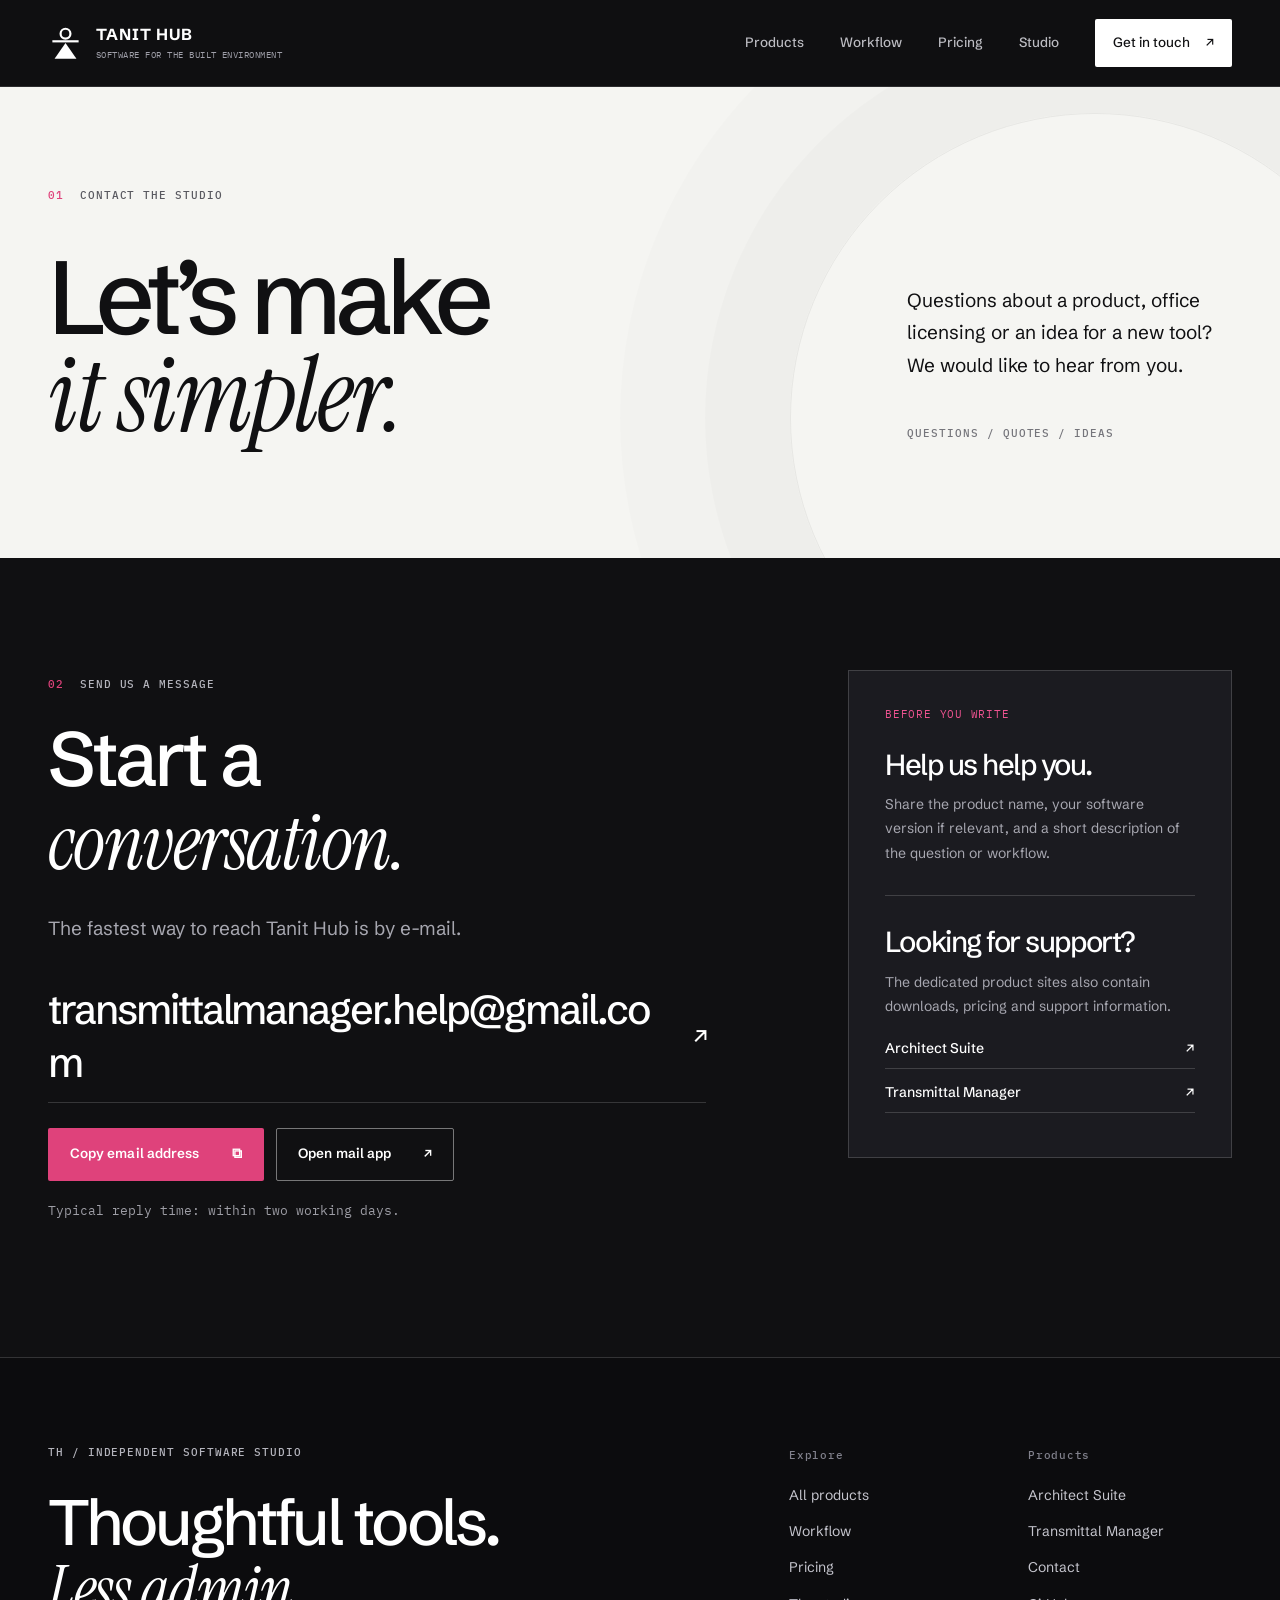
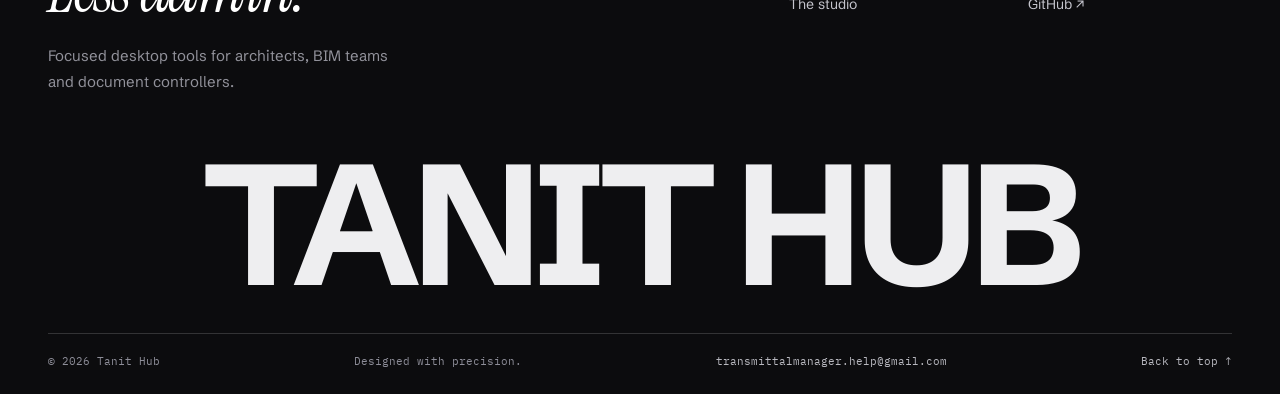
<file: contact.html>
<!doctype html>
<html lang="en">
<head>
  <meta charset="utf-8"><meta name="viewport" content="width=device-width, initial-scale=1, viewport-fit=cover">
  <title>Contact Tanit Hub | Tanit Hub</title>
  <meta name="description" content="Contact Tanit Hub about Architect Suite, Transmittal Manager, team licences or ideas for future tools.">
  <meta name="theme-color" content="#101012">
  <meta property="og:type" content="website"><meta property="og:title" content="Contact Tanit Hub | Tanit Hub"><meta property="og:description" content="Contact Tanit Hub about Architect Suite, Transmittal Manager, team licences or ideas for future tools.">
    <link rel="canonical" href="https://conanarchi.github.io/tanit-hub/contact.html">
  <meta property="og:url" content="https://conanarchi.github.io/tanit-hub/contact.html"><meta property="og:site_name" content="Tanit Hub">
  <meta property="og:image" content="https://conanarchi.github.io/tanit-hub/assets/og-image.png"><meta property="og:image:width" content="1200"><meta property="og:image:height" content="630">
  <meta name="twitter:card" content="summary_large_image"><meta name="twitter:title" content="Contact Tanit Hub | Tanit Hub"><meta name="twitter:description" content="Contact Tanit Hub about Architect Suite, Transmittal Manager, team licences or ideas for future tools."><meta name="twitter:image" content="https://conanarchi.github.io/tanit-hub/assets/og-image.png">
  <link rel="icon" type="image/svg+xml" href="assets/tanit-mark.svg">
  <link rel="preconnect" href="https://fonts.googleapis.com"><link rel="preconnect" href="https://fonts.gstatic.com" crossorigin>
  <link href="https://fonts.googleapis.com/css2?family=Schibsted+Grotesk:wght@400;500;600;700&family=Instrument+Serif:ital@0;1&family=IBM+Plex+Mono:wght@400;500&display=swap" rel="stylesheet">
  <link rel="stylesheet" href="assets/style.css"><script src="assets/main.js" defer></script>
</head>
<body class="" id="top"><a href="#main" class="skip-link">Skip to content</a>
<header class="site-header" id="site-header"><div class="shell header-inner">
      <a class="brand" href="index.html" aria-label="Tanit Hub — home"><svg class="brand-mark" viewBox="0 0 64 64" aria-hidden="true"><circle cx="32" cy="14" r="9" fill="none" stroke="currentColor" stroke-width="4"/><path d="M10 28h44" stroke="currentColor" stroke-width="4" stroke-linecap="square"/><path d="M32 31 L52 60 H12 Z" fill="currentColor"/></svg><span class="brand-text"><strong>TANIT HUB</strong><small>SOFTWARE FOR THE BUILT ENVIRONMENT</small></span></a>
      <button class="menu-toggle" type="button" aria-label="Open navigation menu" aria-expanded="false" aria-controls="main-navigation"><span></span><span></span><span></span></button>
      <nav class="site-nav" id="main-navigation" aria-label="Main navigation"><a class="nav-link " href="products.html" >Products</a><a class="nav-link " href="workflow.html" >Workflow</a><a class="nav-link " href="pricing.html" >Pricing</a><a class="nav-link " href="about.html" >Studio</a><a class="nav-contact is-current" href="contact.html" aria-current="page">Get in touch <span aria-hidden="true">↗</span></a></nav>
    </div></header><main id="main"><section class="page-hero light-section"><div class="shell page-hero-inner"><span class="kicker"><span class="kicker-num">01</span>CONTACT THE STUDIO</span><div class="page-hero-columns"><h1>Let’s make<br><em>it simpler.</em></h1><div class="page-hero-aside"><p>Questions about a product, office licensing or an idea for a new tool? We would like to hear from you.</p><span class="fine-label">QUESTIONS / QUOTES / IDEAS</span></div></div></div></section>
<section class="section dark-section contact-main"><div class="shell contact-grid"><div><span class="kicker"><span class="kicker-num">02</span>SEND US A MESSAGE</span><h2>Start a<br><em>conversation.</em></h2><p class="contact-intro">The fastest way to reach Tanit Hub is by e-mail.</p><a class="contact-email" href="mailto:transmittalmanager.help@gmail.com">transmittalmanager.help@gmail.com<span aria-hidden="true">↗</span></a><div class="contact-actions"><button class="action action-accent" type="button" id="copy-email" data-email="transmittalmanager.help@gmail.com">Copy email address <span aria-hidden="true">⧉</span></button><a class="action action-outline" href="mailto:transmittalmanager.help@gmail.com">Open mail app <span aria-hidden="true">↗</span></a></div><p class="feedback" id="copy-feedback" role="status" aria-live="polite">Typical reply time: within two working days.</p></div><aside class="contact-aside"><div class="aside-label">BEFORE YOU WRITE</div><h3>Help us help you.</h3><p>Share the product name, your software version if relevant, and a short description of the question or workflow.</p><div class="contact-divider"></div><h3>Looking for support?</h3><p>The dedicated product sites also contain downloads, pricing and support information.</p><a class="text-link" href="https://conanarchi.github.io/architect-suite/">Architect Suite<span aria-hidden="true">↗</span></a><a class="text-link" href="https://conanarchi.github.io/transmittal-manager/">Transmittal Manager<span aria-hidden="true">↗</span></a></aside></div></section></main><footer class="site-footer"><div class="shell">
      <div class="footer-top"><div class="footer-intro"><span class="kicker on-dark">TH / INDEPENDENT SOFTWARE STUDIO</span><h2>Thoughtful tools.<br><em>Less admin.</em></h2><p>Focused desktop tools for architects, BIM teams and document controllers.</p></div>
      <div class="footer-links"><div><h3>Explore</h3><a href="products.html">All products</a><a href="workflow.html">Workflow</a><a href="pricing.html">Pricing</a><a href="about.html">The studio</a></div>
      <div><h3>Products</h3><a href="architect-suite.html">Architect Suite</a><a href="transmittal-manager.html">Transmittal Manager</a><a href="contact.html">Contact</a><a href="https://github.com/Conanarchi" target="_blank" rel="noopener noreferrer">GitHub <span aria-hidden="true">↗</span></a></div></div></div>
      <div class="footer-wordmark" aria-hidden="true">TANIT HUB</div>
      <div class="footer-bottom"><span>© <span data-year>2026</span> Tanit Hub</span><span>Designed with precision.</span><a href="mailto:transmittalmanager.help@gmail.com">transmittalmanager.help@gmail.com</a><a href="#top">Back to top ↑</a></div>
    </div></footer>
</body></html>
</file>
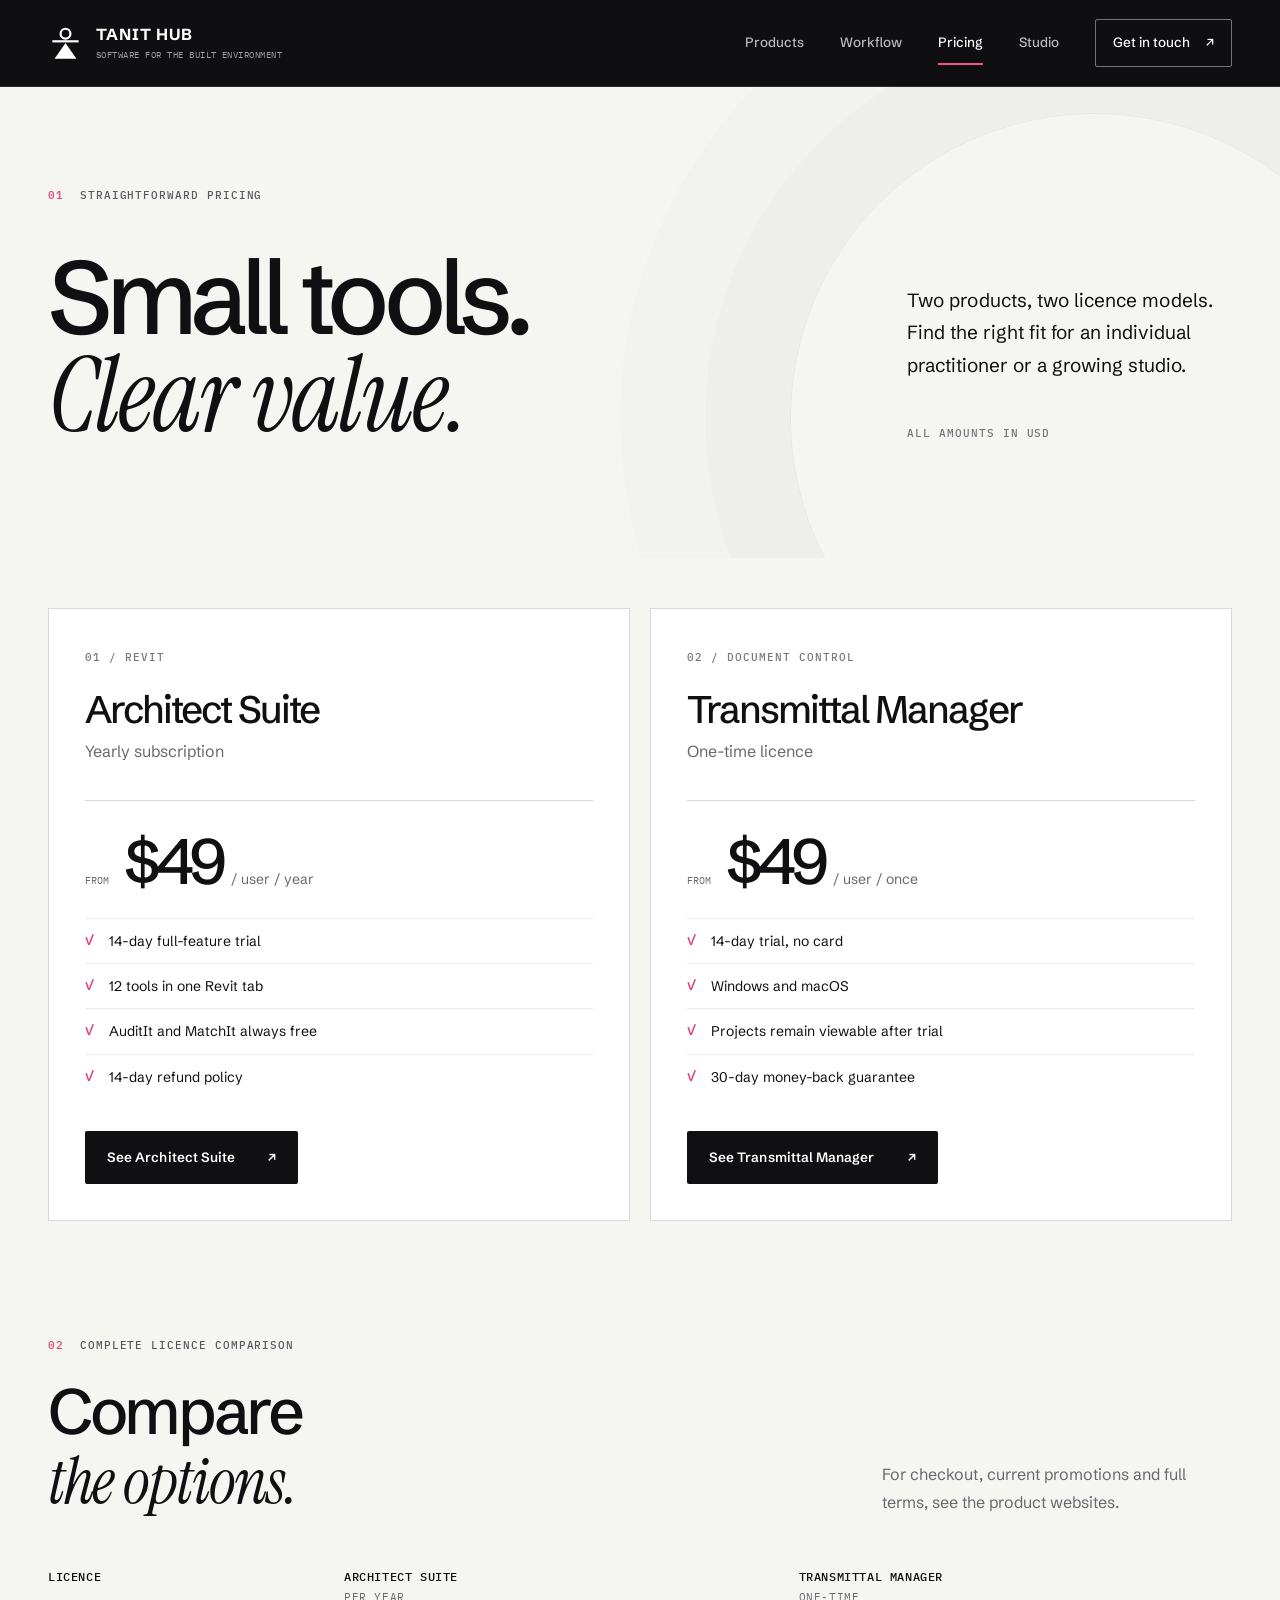
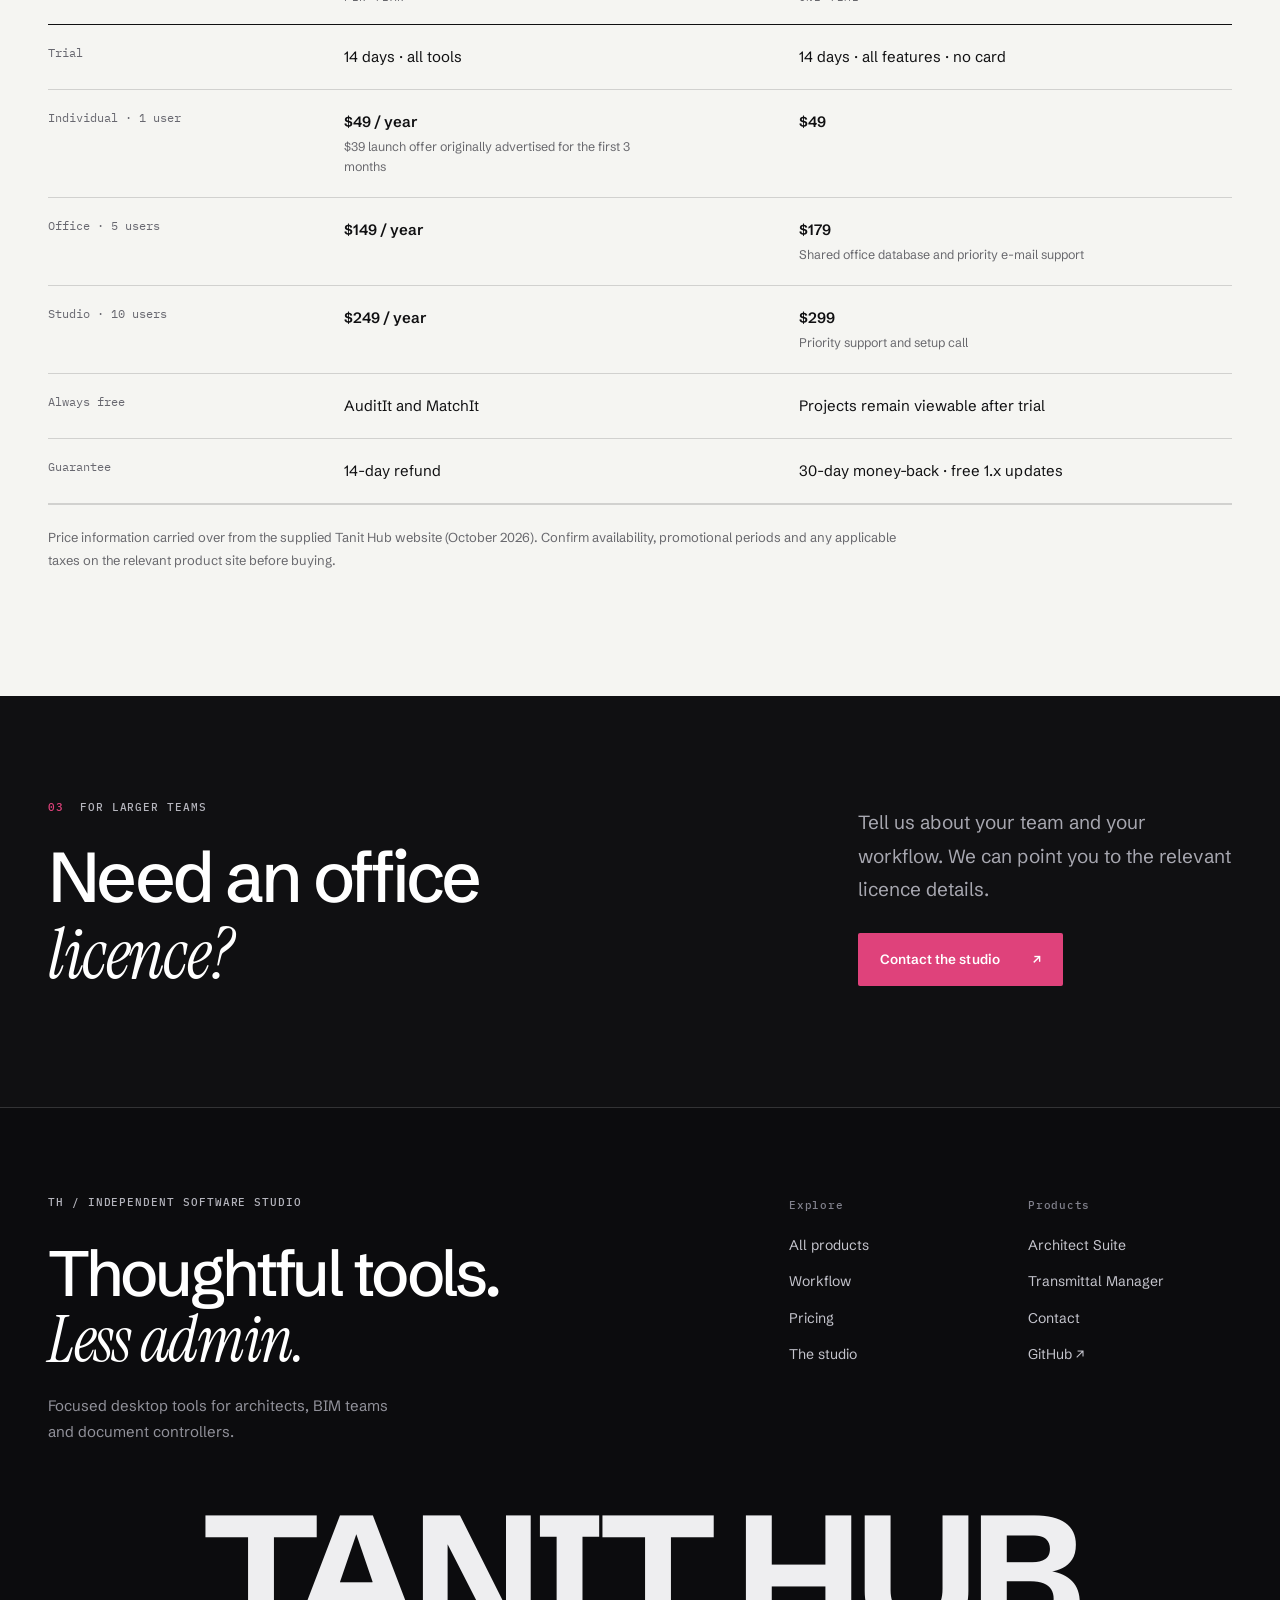
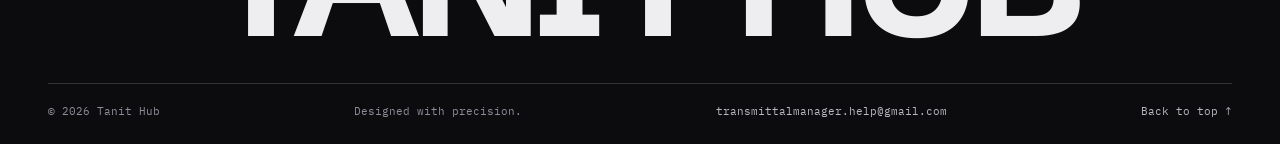
<file: pricing.html>
<!doctype html>
<html lang="en">
<head>
  <meta charset="utf-8"><meta name="viewport" content="width=device-width, initial-scale=1, viewport-fit=cover">
  <title>Pricing and licences | Tanit Hub</title>
  <meta name="description" content="Compare Architect Suite annual subscriptions and Transmittal Manager one-time licences.">
  <meta name="theme-color" content="#101012">
  <meta property="og:type" content="website"><meta property="og:title" content="Pricing and licences | Tanit Hub"><meta property="og:description" content="Compare Architect Suite annual subscriptions and Transmittal Manager one-time licences.">
    <link rel="canonical" href="https://conanarchi.github.io/tanit-hub/pricing.html">
  <meta property="og:url" content="https://conanarchi.github.io/tanit-hub/pricing.html"><meta property="og:site_name" content="Tanit Hub">
  <meta property="og:image" content="https://conanarchi.github.io/tanit-hub/assets/og-image.png"><meta property="og:image:width" content="1200"><meta property="og:image:height" content="630">
  <meta name="twitter:card" content="summary_large_image"><meta name="twitter:title" content="Pricing and licences | Tanit Hub"><meta name="twitter:description" content="Compare Architect Suite annual subscriptions and Transmittal Manager one-time licences."><meta name="twitter:image" content="https://conanarchi.github.io/tanit-hub/assets/og-image.png">
  <link rel="icon" type="image/svg+xml" href="assets/tanit-mark.svg">
  <link rel="preconnect" href="https://fonts.googleapis.com"><link rel="preconnect" href="https://fonts.gstatic.com" crossorigin>
  <link href="https://fonts.googleapis.com/css2?family=Schibsted+Grotesk:wght@400;500;600;700&family=Instrument+Serif:ital@0;1&family=IBM+Plex+Mono:wght@400;500&display=swap" rel="stylesheet">
  <link rel="stylesheet" href="assets/style.css"><script src="assets/main.js" defer></script>
</head>
<body class="" id="top"><a href="#main" class="skip-link">Skip to content</a>
<header class="site-header" id="site-header"><div class="shell header-inner">
      <a class="brand" href="index.html" aria-label="Tanit Hub — home"><svg class="brand-mark" viewBox="0 0 64 64" aria-hidden="true"><circle cx="32" cy="14" r="9" fill="none" stroke="currentColor" stroke-width="4"/><path d="M10 28h44" stroke="currentColor" stroke-width="4" stroke-linecap="square"/><path d="M32 31 L52 60 H12 Z" fill="currentColor"/></svg><span class="brand-text"><strong>TANIT HUB</strong><small>SOFTWARE FOR THE BUILT ENVIRONMENT</small></span></a>
      <button class="menu-toggle" type="button" aria-label="Open navigation menu" aria-expanded="false" aria-controls="main-navigation"><span></span><span></span><span></span></button>
      <nav class="site-nav" id="main-navigation" aria-label="Main navigation"><a class="nav-link " href="products.html" >Products</a><a class="nav-link " href="workflow.html" >Workflow</a><a class="nav-link is-current" href="pricing.html" aria-current="page">Pricing</a><a class="nav-link " href="about.html" >Studio</a><a class="nav-contact " href="contact.html" >Get in touch <span aria-hidden="true">↗</span></a></nav>
    </div></header><main id="main"><section class="page-hero light-section"><div class="shell page-hero-inner"><span class="kicker"><span class="kicker-num">01</span>STRAIGHTFORWARD PRICING</span><div class="page-hero-columns"><h1>Small tools.<br><em>Clear value.</em></h1><div class="page-hero-aside"><p>Two products, two licence models. Find the right fit for an individual practitioner or a growing studio.</p><span class="fine-label">ALL AMOUNTS IN USD</span></div></div></div></section>
<section class="section light-section pricing-main"><div class="shell"><div class="pricing-cards"><article class="pricing-card"><div class="pricing-card-top"><span class="eyelabel">01 / REVIT</span><h2>Architect Suite</h2><p>Yearly subscription</p></div><div class="price"><small>FROM</small><strong>$49</strong><span>/ user / year</span></div><ul class="ticklist"><li>14-day full-feature trial</li><li>12 tools in one Revit tab</li><li>AuditIt and MatchIt always free</li><li>14-day refund policy</li></ul><a class="action action-dark" href="https://conanarchi.github.io/architect-suite/" target="_blank" rel="noopener noreferrer">See Architect Suite<span aria-hidden="true">↗</span></a></article><article class="pricing-card"><div class="pricing-card-top"><span class="eyelabel">02 / DOCUMENT CONTROL</span><h2>Transmittal Manager</h2><p>One-time licence</p></div><div class="price"><small>FROM</small><strong>$49</strong><span>/ user / once</span></div><ul class="ticklist"><li>14-day trial, no card</li><li>Windows and macOS</li><li>Projects remain viewable after trial</li><li>30-day money-back guarantee</li></ul><a class="action action-dark" href="https://conanarchi.github.io/transmittal-manager/" target="_blank" rel="noopener noreferrer">See Transmittal Manager<span aria-hidden="true">↗</span></a></article></div><div class="price-table-head"><div><span class="kicker"><span class="kicker-num">02</span>COMPLETE LICENCE COMPARISON</span><h2>Compare<br><em>the options.</em></h2></div><p>For checkout, current promotions and full terms, see the product websites.</p></div><div class="table-scroll"><table class="price-table"><caption class="visually-hidden">Licence comparison in US dollars</caption><thead><tr><th scope="col">LICENCE</th><th scope="col">ARCHITECT SUITE <small>PER YEAR</small></th><th scope="col">TRANSMITTAL MANAGER <small>ONE-TIME</small></th></tr></thead><tbody>
<tr><th scope="row">Trial</th><td>14 days · all tools</td><td>14 days · all features · no card</td></tr><tr><th scope="row">Individual · 1 user</th><td><strong>$49 / year</strong><small>$39 launch offer originally advertised for the first 3 months</small></td><td><strong>$49</strong></td></tr><tr><th scope="row">Office · 5 users</th><td><strong>$149 / year</strong></td><td><strong>$179</strong><small>Shared office database and priority e-mail support</small></td></tr><tr><th scope="row">Studio · 10 users</th><td><strong>$249 / year</strong></td><td><strong>$299</strong><small>Priority support and setup call</small></td></tr><tr><th scope="row">Always free</th><td>AuditIt and MatchIt</td><td>Projects remain viewable after trial</td></tr><tr><th scope="row">Guarantee</th><td>14-day refund</td><td>30-day money-back · free 1.x updates</td></tr></tbody></table></div><p class="small-note">Price information carried over from the supplied Tanit Hub website (October 2026). Confirm availability, promotional periods and any applicable taxes on the relevant product site before buying.</p></div></section>
<section class="end-cta dark-section"><div class="shell cta-inner"><div><span class="kicker"><span class="kicker-num">03</span>FOR LARGER TEAMS</span><h2>Need an office<br><em>licence?</em></h2></div><div><p>Tell us about your team and your workflow. We can point you to the relevant licence details.</p><a class="action action-accent" href="contact.html">Contact the studio<span aria-hidden="true">↗</span></a></div></div></section></main><footer class="site-footer"><div class="shell">
      <div class="footer-top"><div class="footer-intro"><span class="kicker on-dark">TH / INDEPENDENT SOFTWARE STUDIO</span><h2>Thoughtful tools.<br><em>Less admin.</em></h2><p>Focused desktop tools for architects, BIM teams and document controllers.</p></div>
      <div class="footer-links"><div><h3>Explore</h3><a href="products.html">All products</a><a href="workflow.html">Workflow</a><a href="pricing.html">Pricing</a><a href="about.html">The studio</a></div>
      <div><h3>Products</h3><a href="architect-suite.html">Architect Suite</a><a href="transmittal-manager.html">Transmittal Manager</a><a href="contact.html">Contact</a><a href="https://github.com/Conanarchi" target="_blank" rel="noopener noreferrer">GitHub <span aria-hidden="true">↗</span></a></div></div></div>
      <div class="footer-wordmark" aria-hidden="true">TANIT HUB</div>
      <div class="footer-bottom"><span>© <span data-year>2026</span> Tanit Hub</span><span>Designed with precision.</span><a href="mailto:transmittalmanager.help@gmail.com">transmittalmanager.help@gmail.com</a><a href="#top">Back to top ↑</a></div>
    </div></footer>
</body></html>
</file>
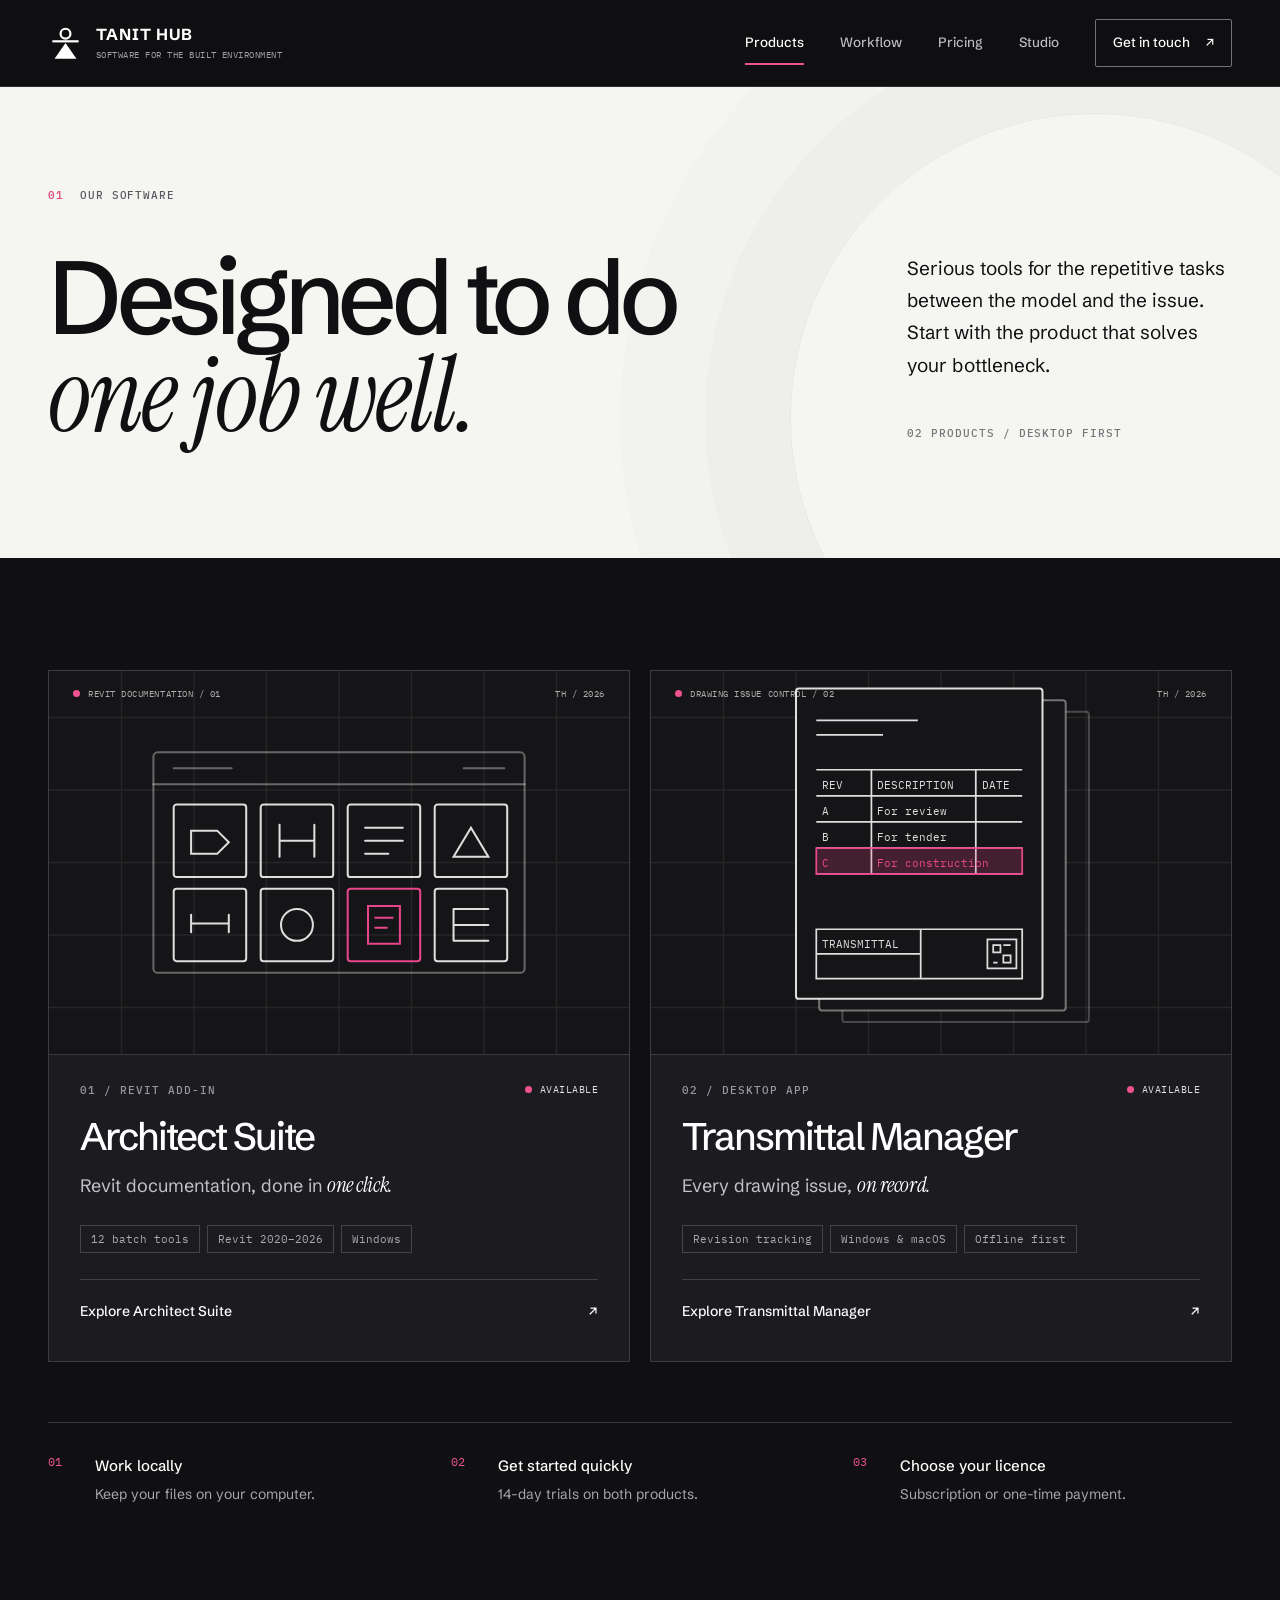
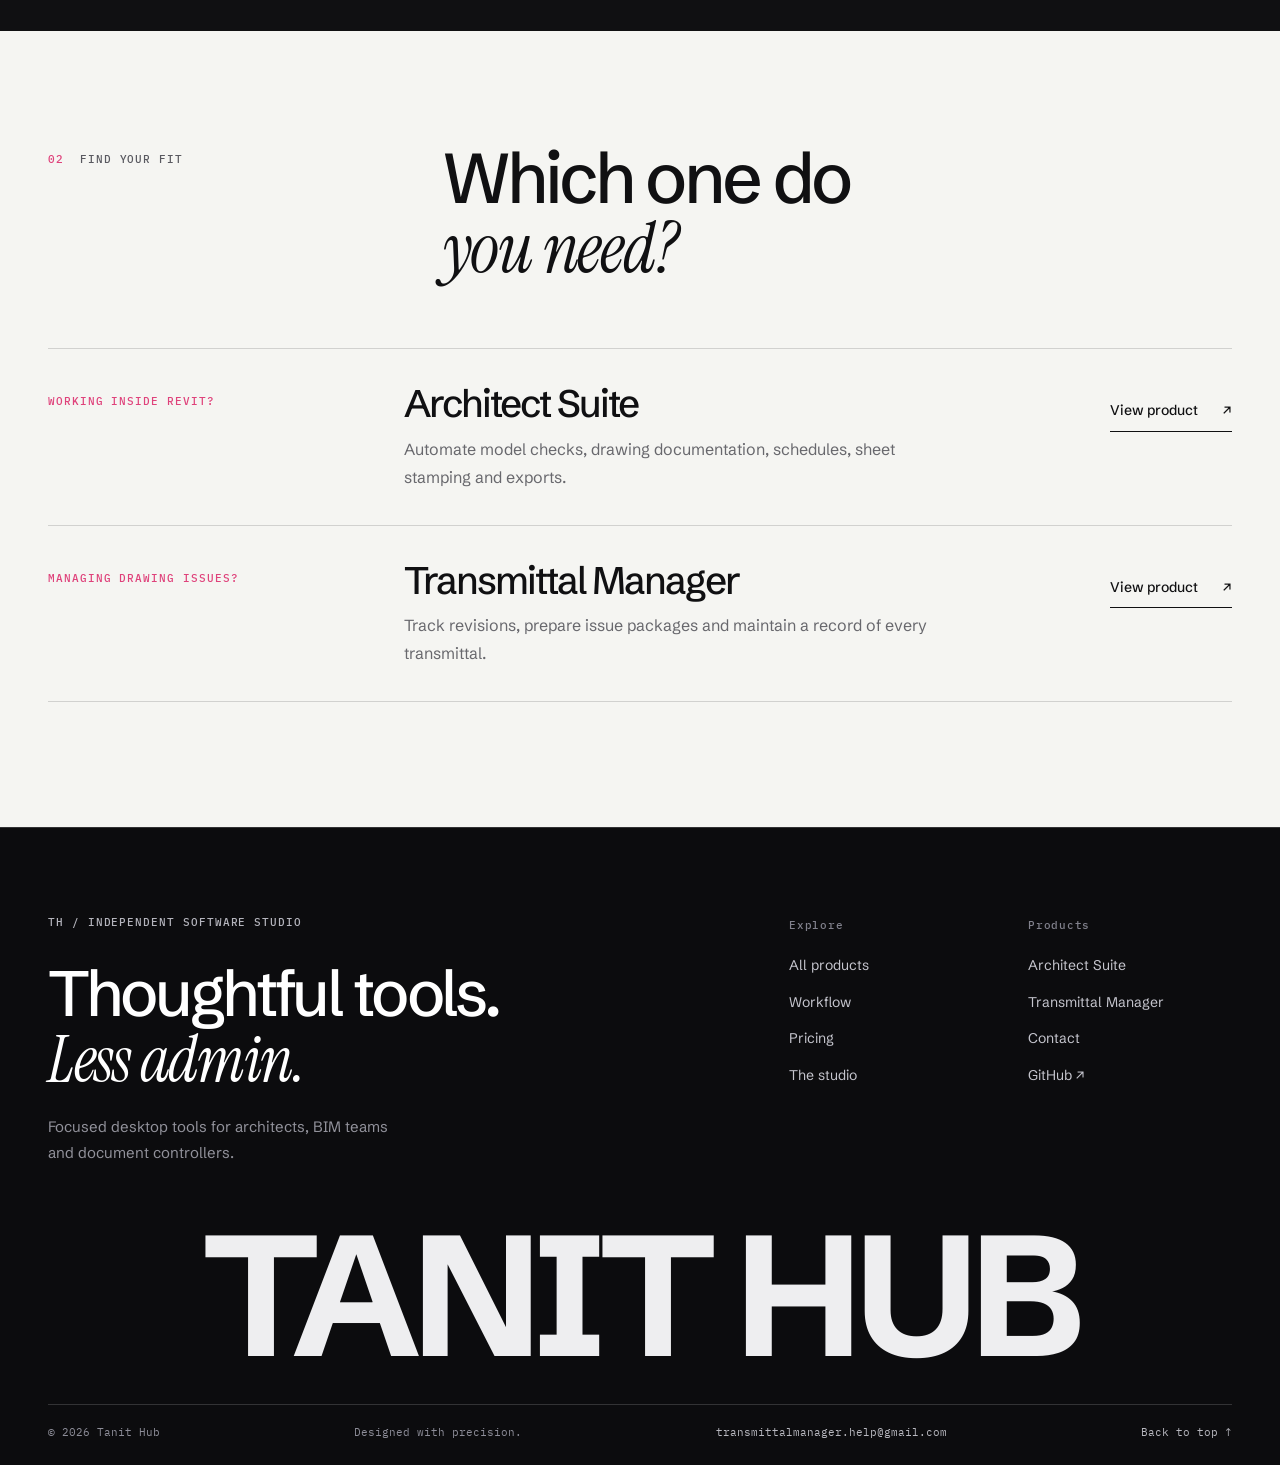
<file: products.html>
<!doctype html>
<html lang="en">
<head>
  <meta charset="utf-8"><meta name="viewport" content="width=device-width, initial-scale=1, viewport-fit=cover">
  <title>Products | Tanit Hub</title>
  <meta name="description" content="Explore the two Tanit Hub products: Architect Suite for Revit documentation and Transmittal Manager for drawing issues.">
  <meta name="theme-color" content="#101012">
  <meta property="og:type" content="website"><meta property="og:title" content="Products | Tanit Hub"><meta property="og:description" content="Explore the two Tanit Hub products: Architect Suite for Revit documentation and Transmittal Manager for drawing issues.">
    <link rel="canonical" href="https://conanarchi.github.io/tanit-hub/products.html">
  <meta property="og:url" content="https://conanarchi.github.io/tanit-hub/products.html"><meta property="og:site_name" content="Tanit Hub">
  <meta property="og:image" content="https://conanarchi.github.io/tanit-hub/assets/og-image.png"><meta property="og:image:width" content="1200"><meta property="og:image:height" content="630">
  <meta name="twitter:card" content="summary_large_image"><meta name="twitter:title" content="Products | Tanit Hub"><meta name="twitter:description" content="Explore the two Tanit Hub products: Architect Suite for Revit documentation and Transmittal Manager for drawing issues."><meta name="twitter:image" content="https://conanarchi.github.io/tanit-hub/assets/og-image.png">
  <link rel="icon" type="image/svg+xml" href="assets/tanit-mark.svg">
  <link rel="preconnect" href="https://fonts.googleapis.com"><link rel="preconnect" href="https://fonts.gstatic.com" crossorigin>
  <link href="https://fonts.googleapis.com/css2?family=Schibsted+Grotesk:wght@400;500;600;700&family=Instrument+Serif:ital@0;1&family=IBM+Plex+Mono:wght@400;500&display=swap" rel="stylesheet">
  <link rel="stylesheet" href="assets/style.css"><script src="assets/main.js" defer></script>
</head>
<body class="" id="top"><a href="#main" class="skip-link">Skip to content</a>
<header class="site-header" id="site-header"><div class="shell header-inner">
      <a class="brand" href="index.html" aria-label="Tanit Hub — home"><svg class="brand-mark" viewBox="0 0 64 64" aria-hidden="true"><circle cx="32" cy="14" r="9" fill="none" stroke="currentColor" stroke-width="4"/><path d="M10 28h44" stroke="currentColor" stroke-width="4" stroke-linecap="square"/><path d="M32 31 L52 60 H12 Z" fill="currentColor"/></svg><span class="brand-text"><strong>TANIT HUB</strong><small>SOFTWARE FOR THE BUILT ENVIRONMENT</small></span></a>
      <button class="menu-toggle" type="button" aria-label="Open navigation menu" aria-expanded="false" aria-controls="main-navigation"><span></span><span></span><span></span></button>
      <nav class="site-nav" id="main-navigation" aria-label="Main navigation"><a class="nav-link is-current" href="products.html" aria-current="page">Products</a><a class="nav-link " href="workflow.html" >Workflow</a><a class="nav-link " href="pricing.html" >Pricing</a><a class="nav-link " href="about.html" >Studio</a><a class="nav-contact " href="contact.html" >Get in touch <span aria-hidden="true">↗</span></a></nav>
    </div></header><main id="main"><section class="page-hero light-section"><div class="shell page-hero-inner"><span class="kicker"><span class="kicker-num">01</span>OUR SOFTWARE</span><div class="page-hero-columns"><h1>Designed to do<br><em>one job well.</em></h1><div class="page-hero-aside"><p>Serious tools for the repetitive tasks between the model and the issue. Start with the product that solves your bottleneck.</p><span class="fine-label">02 PRODUCTS / DESKTOP FIRST</span></div></div></div></section>
<section class="section dark-section"><div class="shell"><div class="showcase-grid"><article class="showcase-card"><div class="product-visual product-visual-as"><div class="visual-caption"><span class="visual-dot"></span><span>REVIT DOCUMENTATION / 01</span><span>TH / 2026</span></div><svg aria-hidden="true" preserveaspectratio="xMidYMid slice" viewbox="0 0 400 300">
<rect fill="#151517" height="300" width="400"></rect>
<g fill="none" stroke="rgba(255,255,255,.07)"><path d="M0 50h400M0 100h400M0 150h400M0 200h400M0 250h400M50 0v300M100 0v300M150 0v300M200 0v300M250 0v300M300 0v300M350 0v300"></path></g>
<g fill="none" stroke="rgba(255,255,255,.86)" stroke-linecap="round" stroke-width="1.4" transform="translate(72 74)">
<rect height="152" rx="3" stroke="rgba(255,255,255,.35)" width="256" x="0" y="0"></rect>
<path d="M0 22h256" stroke="rgba(255,255,255,.35)"></path>
<g transform="translate(14 36)">
<rect height="50" rx="2" width="50"></rect><path d="M12 18h18l8 8-8 8H12z"></path>
<rect height="50" rx="2" width="50" x="60"></rect><path d="M73 14v22M97 14v22M73 25h24"></path>
<rect height="50" rx="2" width="50" x="120"></rect><path d="M132 16h26M132 25h26M132 34h16"></path>
<rect height="50" rx="2" width="50" x="180"></rect><path d="M193 36l12-20 12 20z"></path>
<rect height="50" rx="2" width="50" y="58"></rect><path d="M12 82h26M12 76v12M38 76v12"></path>
<rect height="50" rx="2" width="50" x="60" y="58"></rect><circle cx="85" cy="83" r="11"></circle>
<rect height="50" rx="2" stroke="#E8468A" width="50" x="120" y="58"></rect><path d="M134 70h22v26h-22zM139 78h12M139 85h8" stroke="#E8468A"></path>
<rect height="50" rx="2" width="50" x="180" y="58"></rect><path d="M193 72h24M193 83h24M193 94h24M193 72v22"></path>
</g>
<path d="M14 11h40M214 11h28" stroke="rgba(255,255,255,.35)"></path>
</g>
</svg></div><div class="showcase-content"><div class="showcase-top"><span class="eyelabel">01 / REVIT ADD-IN</span><span class="available"><i></i> AVAILABLE</span></div><h3>Architect Suite</h3><p>Revit documentation, done in <em>one click.</em></p><div class="chip-row"><span>12 batch tools</span><span>Revit 2020–2026</span><span>Windows</span></div><a class="text-link" href="architect-suite.html">Explore Architect Suite<span aria-hidden="true">↗</span></a></div></article><article class="showcase-card"><div class="product-visual product-visual-tm"><div class="visual-caption"><span class="visual-dot"></span><span>DRAWING ISSUE CONTROL / 02</span><span>TH / 2026</span></div><svg aria-hidden="true" preserveaspectratio="xMidYMid slice" viewbox="0 0 400 300">
<rect fill="#151517" height="300" width="400"></rect>
<g fill="none" stroke="rgba(255,255,255,.07)"><path d="M0 50h400M0 100h400M0 150h400M0 200h400M0 250h400M50 0v300M100 0v300M150 0v300M200 0v300M250 0v300M300 0v300M350 0v300"></path></g>
<g fill="none" stroke-width="1.4">
<rect height="214" rx="2" stroke="rgba(255,255,255,.22)" width="170" x="132" y="46"></rect>
<rect fill="#151517" height="214" rx="2" stroke="rgba(255,255,255,.4)" width="170" x="116" y="38"></rect>
<rect fill="#151517" height="214" rx="2" stroke="rgba(255,255,255,.86)" width="170" x="100" y="30"></rect>
</g>
<g fill="none" stroke="rgba(255,255,255,.86)" stroke-width="1.2">
<path d="M114 52h70M114 62h46"></path>
<path d="M114 86h142M114 104h142M114 122h142M114 140h142M114 158h142M152 86v72M224 86v72"></path>
<path d="M114 196h142v34H114zM186 196v34M114 213h72"></path>
</g>
<path d="M114 140h142v18H114z" fill="rgba(232,70,138,.22)" stroke="#E8468A" stroke-width="1.2"></path>
<g fill="rgba(255,255,255,.86)" font-family="IBM Plex Mono, monospace" font-size="7.5">
<text x="118" y="99">REV</text><text x="156" y="99">DESCRIPTION</text><text x="228" y="99">DATE</text>
<text x="118" y="117">A</text><text x="156" y="117">For review</text>
<text x="118" y="135">B</text><text x="156" y="135">For tender</text>
<text fill="#E8468A" x="118" y="153">C</text><text fill="#E8468A" x="156" y="153">For construction</text>
<text x="118" y="209">TRANSMITTAL</text>
</g>
<g fill="none" stroke="rgba(255,255,255,.86)" stroke-width="1.2"><rect height="20" width="20" x="232" y="203"></rect><path d="M236 207h5v5h-5zM243 214h5v5h-5zM243 207h5M236 219h3"></path></g>
</svg></div><div class="showcase-content"><div class="showcase-top"><span class="eyelabel">02 / DESKTOP APP</span><span class="available"><i></i> AVAILABLE</span></div><h3>Transmittal Manager</h3><p>Every drawing issue, <em>on record.</em></p><div class="chip-row"><span>Revision tracking</span><span>Windows &amp; macOS</span><span>Offline first</span></div><a class="text-link" href="transmittal-manager.html">Explore Transmittal Manager<span aria-hidden="true">↗</span></a></div></article></div><div class="spec-strip"><div><span>01</span><strong>Work locally</strong><p>Keep your files on your computer.</p></div><div><span>02</span><strong>Get started quickly</strong><p>14-day trials on both products.</p></div><div><span>03</span><strong>Choose your licence</strong><p>Subscription or one-time payment.</p></div></div></div></section>
<section class="section light-section"><div class="shell"><div class="section-title-row"><span class="kicker"><span class="kicker-num">02</span>FIND YOUR FIT</span><div><h2>Which one do<br><em>you need?</em></h2></div></div><div class="compare-rows"><div class="compare-row"><span>WORKING INSIDE REVIT?</span><div><h3>Architect Suite</h3><p>Automate model checks, drawing documentation, schedules, sheet stamping and exports.</p></div><a class="text-link" href="architect-suite.html">View product<span aria-hidden="true">↗</span></a></div><div class="compare-row"><span>MANAGING DRAWING ISSUES?</span><div><h3>Transmittal Manager</h3><p>Track revisions, prepare issue packages and maintain a record of every transmittal.</p></div><a class="text-link" href="transmittal-manager.html">View product<span aria-hidden="true">↗</span></a></div></div></div></section></main><footer class="site-footer"><div class="shell">
      <div class="footer-top"><div class="footer-intro"><span class="kicker on-dark">TH / INDEPENDENT SOFTWARE STUDIO</span><h2>Thoughtful tools.<br><em>Less admin.</em></h2><p>Focused desktop tools for architects, BIM teams and document controllers.</p></div>
      <div class="footer-links"><div><h3>Explore</h3><a href="products.html">All products</a><a href="workflow.html">Workflow</a><a href="pricing.html">Pricing</a><a href="about.html">The studio</a></div>
      <div><h3>Products</h3><a href="architect-suite.html">Architect Suite</a><a href="transmittal-manager.html">Transmittal Manager</a><a href="contact.html">Contact</a><a href="https://github.com/Conanarchi" target="_blank" rel="noopener noreferrer">GitHub <span aria-hidden="true">↗</span></a></div></div></div>
      <div class="footer-wordmark" aria-hidden="true">TANIT HUB</div>
      <div class="footer-bottom"><span>© <span data-year>2026</span> Tanit Hub</span><span>Designed with precision.</span><a href="mailto:transmittalmanager.help@gmail.com">transmittalmanager.help@gmail.com</a><a href="#top">Back to top ↑</a></div>
    </div></footer>
</body></html>
</file>
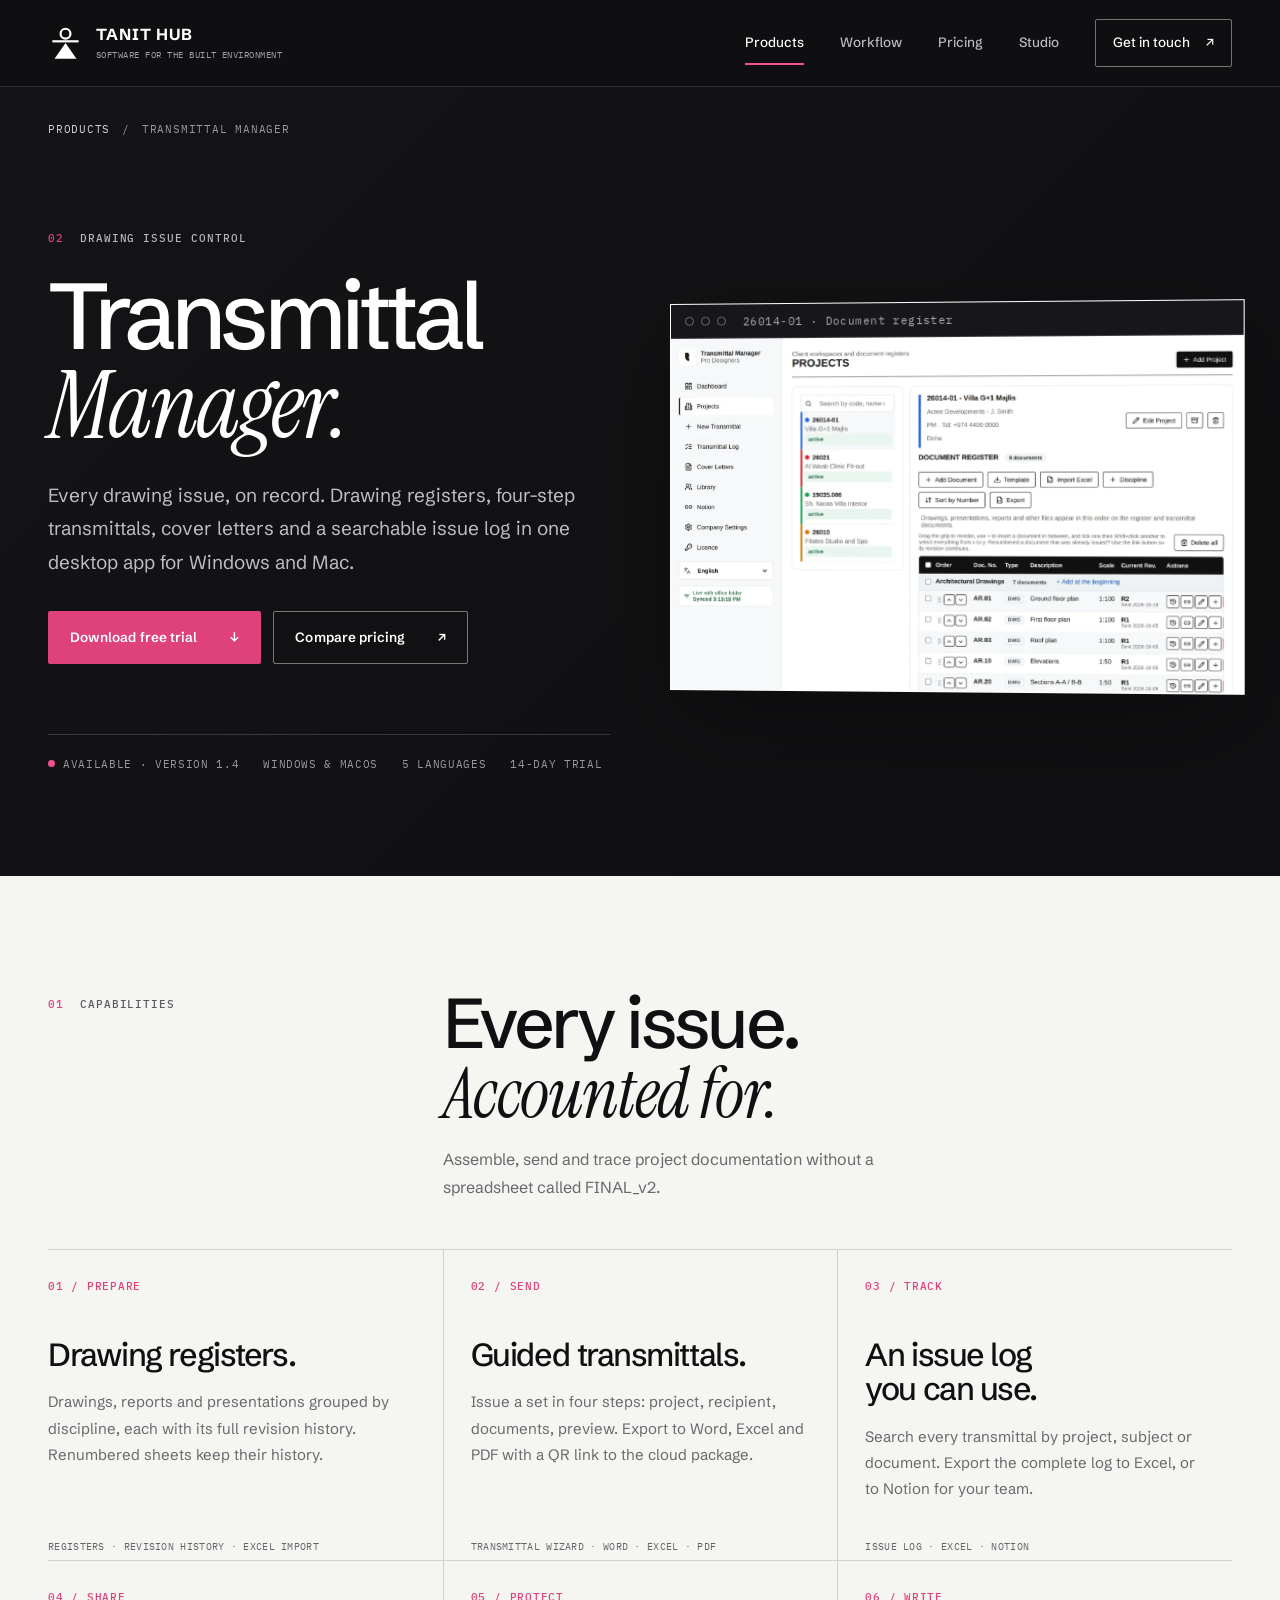
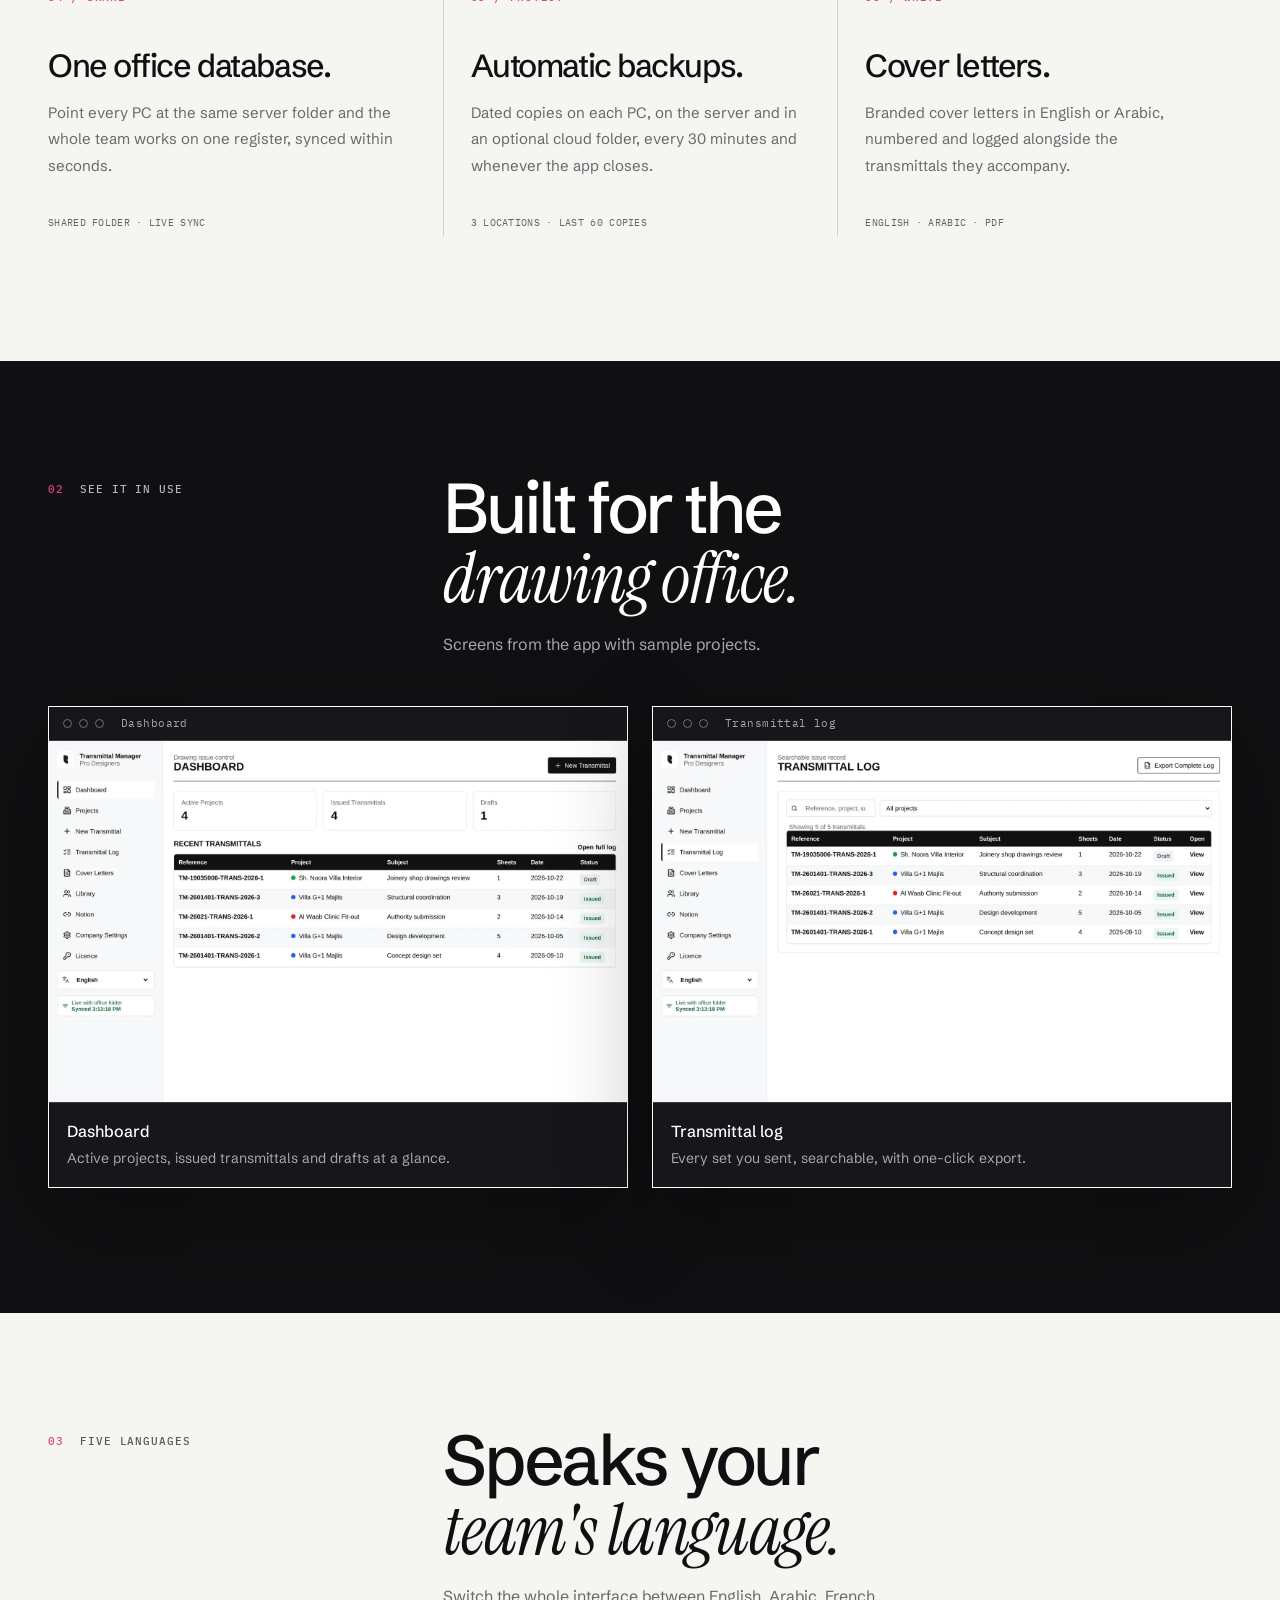
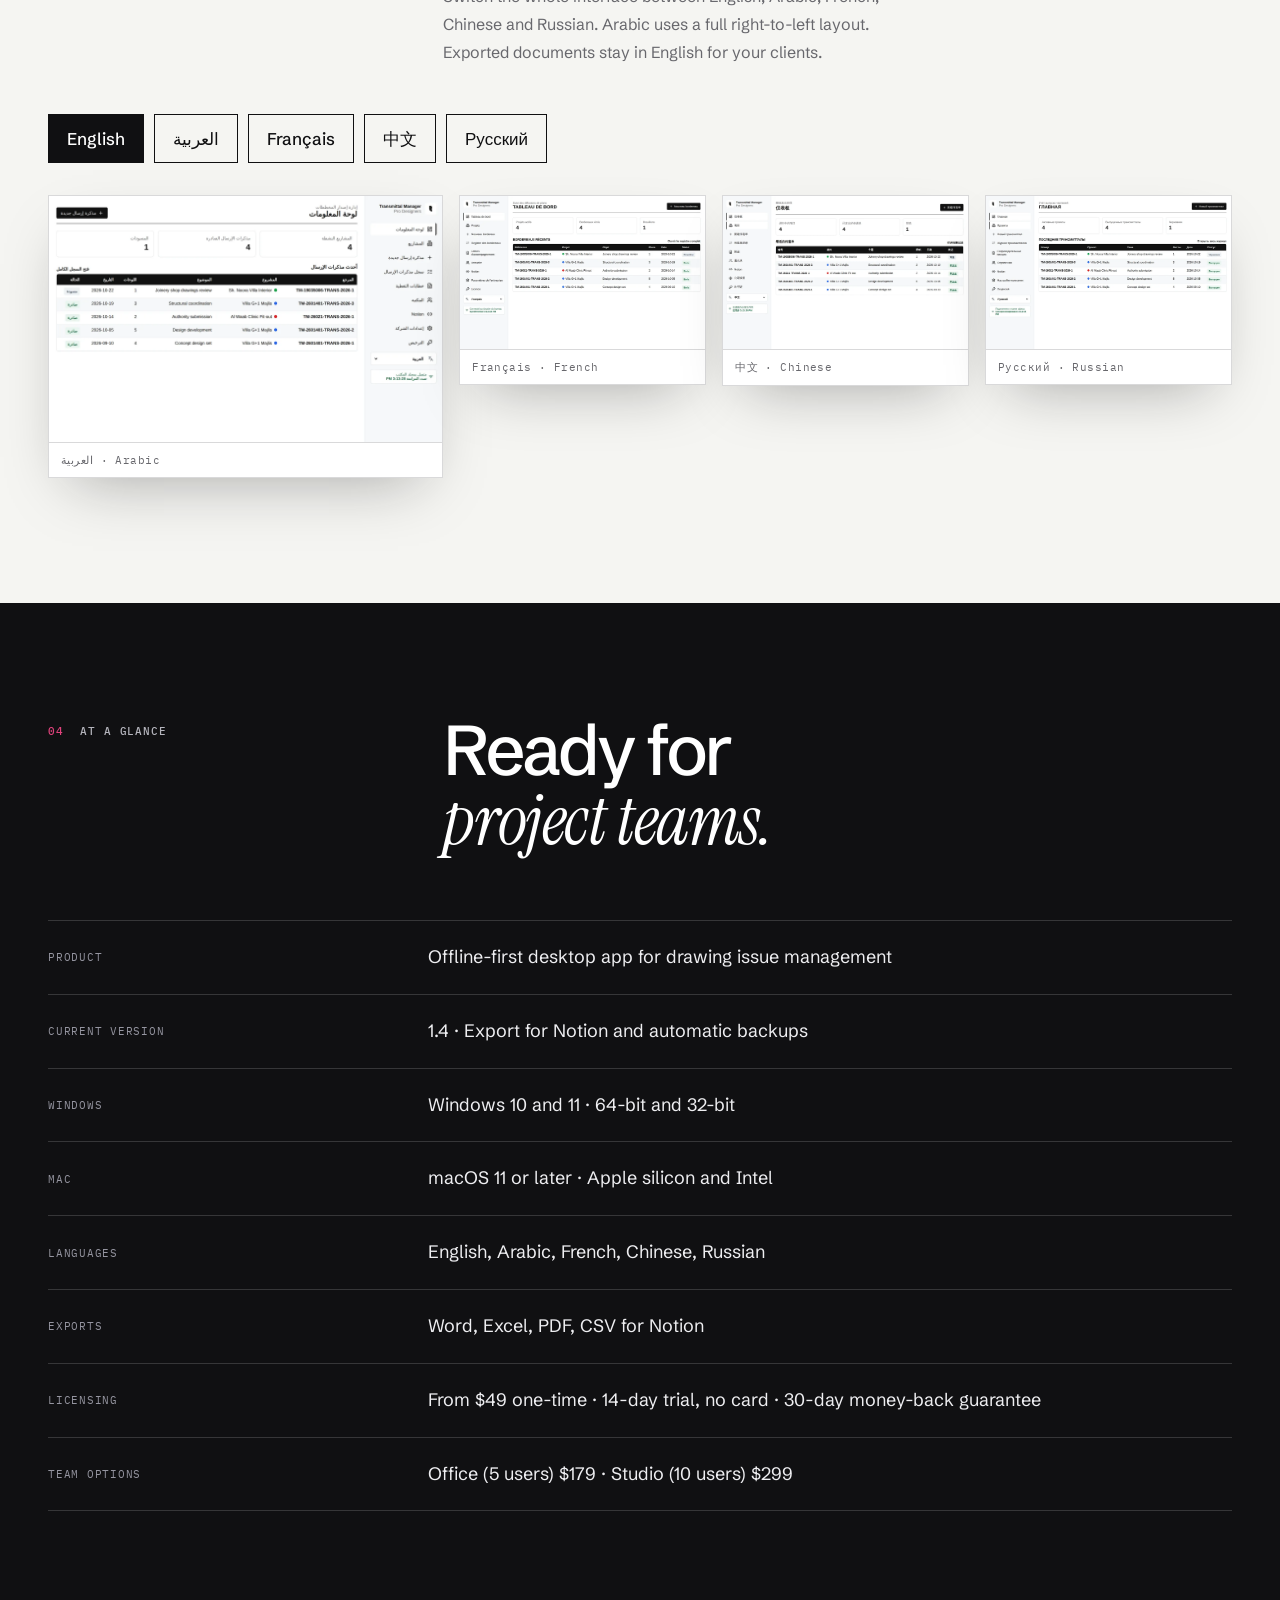
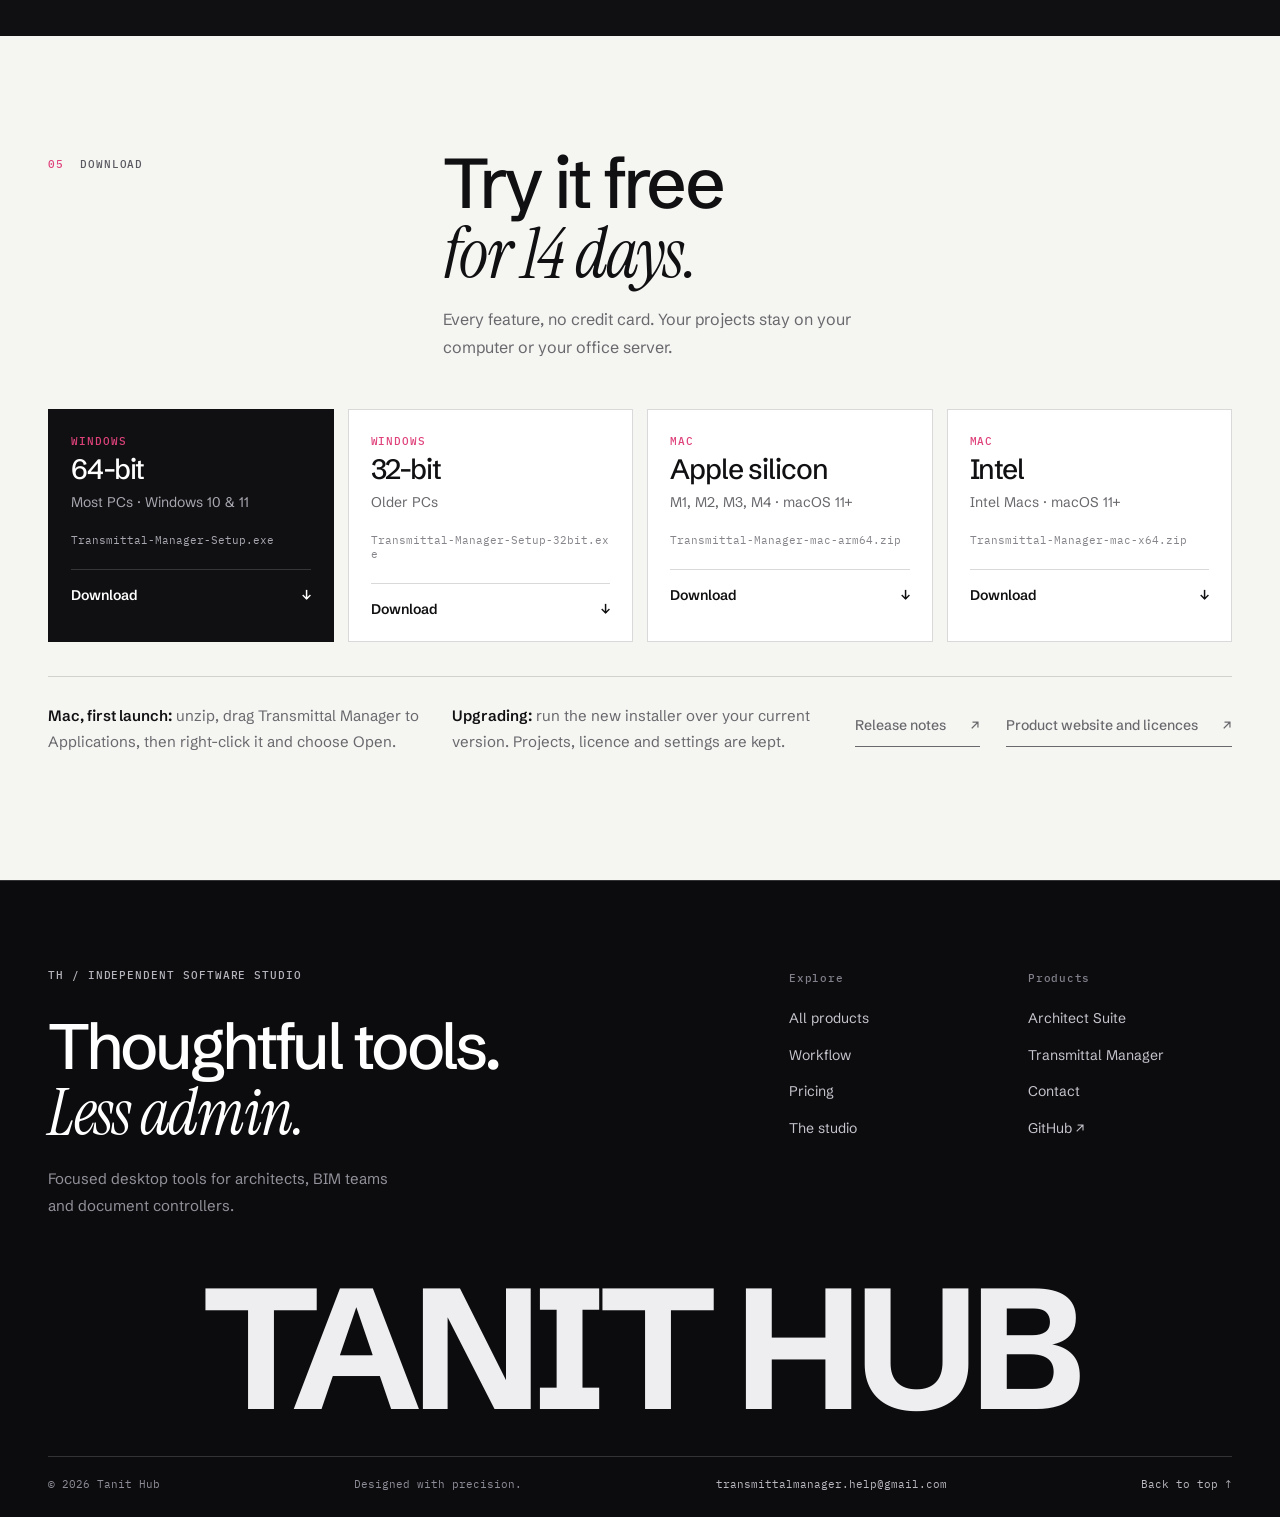
<file: transmittal-manager.html>
<!doctype html>
<html lang="en">
<head>
  <meta charset="utf-8"><meta name="viewport" content="width=device-width, initial-scale=1, viewport-fit=cover">
  <title>Transmittal Manager — drawing issue tracking | Tanit Hub</title>
  <meta name="description" content="Track drawing registers, transmittals and revisions with an offline-first desktop app for architecture teams.">
  <meta name="theme-color" content="#101012">
  <meta property="og:type" content="website"><meta property="og:title" content="Transmittal Manager — drawing issue tracking | Tanit Hub"><meta property="og:description" content="Track drawing registers, transmittals and revisions with an offline-first desktop app for architecture teams.">
    <link rel="canonical" href="https://conanarchi.github.io/tanit-hub/transmittal-manager.html">
  <meta property="og:url" content="https://conanarchi.github.io/tanit-hub/transmittal-manager.html"><meta property="og:site_name" content="Tanit Hub">
  <meta property="og:image" content="https://conanarchi.github.io/tanit-hub/assets/og-image.png"><meta property="og:image:width" content="1200"><meta property="og:image:height" content="630">
  <meta name="twitter:card" content="summary_large_image"><meta name="twitter:title" content="Transmittal Manager — drawing issue tracking | Tanit Hub"><meta name="twitter:description" content="Track drawing registers, transmittals and revisions with an offline-first desktop app for architecture teams."><meta name="twitter:image" content="https://conanarchi.github.io/tanit-hub/assets/og-image.png">
  <link rel="icon" type="image/svg+xml" href="assets/tanit-mark.svg">
  <link rel="preconnect" href="https://fonts.googleapis.com"><link rel="preconnect" href="https://fonts.gstatic.com" crossorigin>
  <link href="https://fonts.googleapis.com/css2?family=Schibsted+Grotesk:wght@400;500;600;700&family=Instrument+Serif:ital@0;1&family=IBM+Plex+Mono:wght@400;500&display=swap" rel="stylesheet">
  <link rel="stylesheet" href="assets/style.css"><script src="assets/main.js" defer></script>
</head>
<body class="" id="top"><a href="#main" class="skip-link">Skip to content</a>
<header class="site-header" id="site-header"><div class="shell header-inner">
      <a class="brand" href="index.html" aria-label="Tanit Hub — home"><svg class="brand-mark" viewBox="0 0 64 64" aria-hidden="true"><circle cx="32" cy="14" r="9" fill="none" stroke="currentColor" stroke-width="4"/><path d="M10 28h44" stroke="currentColor" stroke-width="4" stroke-linecap="square"/><path d="M32 31 L52 60 H12 Z" fill="currentColor"/></svg><span class="brand-text"><strong>TANIT HUB</strong><small>SOFTWARE FOR THE BUILT ENVIRONMENT</small></span></a>
      <button class="menu-toggle" type="button" aria-label="Open navigation menu" aria-expanded="false" aria-controls="main-navigation"><span></span><span></span><span></span></button>
      <nav class="site-nav" id="main-navigation" aria-label="Main navigation"><a class="nav-link is-current" href="products.html" aria-current="page">Products</a><a class="nav-link " href="workflow.html" >Workflow</a><a class="nav-link " href="pricing.html" >Pricing</a><a class="nav-link " href="about.html" >Studio</a><a class="nav-contact " href="contact.html" >Get in touch <span aria-hidden="true">↗</span></a></nav>
    </div></header><main id="main">
<section class="product-hero dark-section"><div class="shell"><div class="breadcrumbs"><a href="products.html">PRODUCTS</a><span>/</span><span>TRANSMITTAL MANAGER</span></div><div class="product-hero-grid"><div class="product-hero-copy"><span class="kicker"><span class="kicker-num">02</span>DRAWING ISSUE CONTROL</span><h1>Transmittal<br><em>Manager.</em></h1><p>Every drawing issue, on record. Drawing registers, four-step transmittals, cover letters and a searchable issue log in one desktop app for Windows and Mac.</p><div class="button-row"><a class="action action-accent" href="#download">Download free trial<span aria-hidden="true">↓</span></a><a class="action action-outline" href="pricing.html">Compare pricing<span aria-hidden="true">↗</span></a></div><div class="hero-meta"><span><i class="status-dot"></i> AVAILABLE · VERSION 1.4</span><span>WINDOWS &amp; MACOS</span><span>5 LANGUAGES</span><span>14-DAY TRIAL</span></div></div>
<figure class="screen screen-hero"><div class="screen-bar"><i></i><i></i><i></i><span>26014-01 · Document register</span></div><img src="assets/img/tm-register.webp" width="1600" height="1000" alt="Transmittal Manager document register showing drawings grouped by discipline with their current revisions" fetchpriority="high"></figure></div></div></section>

<section class="section light-section"><div class="shell"><div class="section-title-row"><span class="kicker"><span class="kicker-num">01</span>CAPABILITIES</span><div><h2>Every issue.<br><em>Accounted for.</em></h2><p>Assemble, send and trace project documentation without a spreadsheet called FINAL_v2.</p></div></div><div class="feature-grid feature-grid-6">
<article><span class="feature-index">01 / PREPARE</span><h3>Drawing registers.</h3><p>Drawings, reports and presentations grouped by discipline, each with its full revision history. Renumbered sheets keep their history.</p><span class="feature-note">REGISTERS · REVISION HISTORY · EXCEL IMPORT</span></article>
<article><span class="feature-index">02 / SEND</span><h3>Guided transmittals.</h3><p>Issue a set in four steps: project, recipient, documents, preview. Export to Word, Excel and PDF with a QR link to the cloud package.</p><span class="feature-note">TRANSMITTAL WIZARD · WORD · EXCEL · PDF</span></article>
<article><span class="feature-index">03 / TRACK</span><h3>An issue log you can use.</h3><p>Search every transmittal by project, subject or document. Export the complete log to Excel, or to Notion for your team.</p><span class="feature-note">ISSUE LOG · EXCEL · NOTION</span></article>
<article><span class="feature-index">04 / SHARE</span><h3>One office database.</h3><p>Point every PC at the same server folder and the whole team works on one register, synced within seconds.</p><span class="feature-note">SHARED FOLDER · LIVE SYNC</span></article>
<article><span class="feature-index">05 / PROTECT</span><h3>Automatic backups.</h3><p>Dated copies on each PC, on the server and in an optional cloud folder, every 30 minutes and whenever the app closes.</p><span class="feature-note">3 LOCATIONS · LAST 60 COPIES</span></article>
<article><span class="feature-index">06 / WRITE</span><h3>Cover letters.</h3><p>Branded cover letters in English or Arabic, numbered and logged alongside the transmittals they accompany.</p><span class="feature-note">ENGLISH · ARABIC · PDF</span></article>
</div></div></section>

<section class="section dark-section"><div class="shell"><div class="section-title-row"><span class="kicker"><span class="kicker-num">02</span>SEE IT IN USE</span><div><h2>Built for the<br><em>drawing office.</em></h2><p>Screens from the app with sample projects.</p></div></div><div class="screen-gallery">
<figure class="screen"><div class="screen-bar"><i></i><i></i><i></i><span>Dashboard</span></div><img src="assets/img/tm-dashboard.webp" width="1600" height="1000" loading="lazy" alt="Dashboard with active projects, issued transmittals and drafts"><figcaption><strong>Dashboard</strong>Active projects, issued transmittals and drafts at a glance.</figcaption></figure>
<figure class="screen"><div class="screen-bar"><i></i><i></i><i></i><span>Transmittal log</span></div><img src="assets/img/tm-log.webp" width="1600" height="1000" loading="lazy" alt="Searchable transmittal log listing every issued set"><figcaption><strong>Transmittal log</strong>Every set you sent, searchable, with one-click export.</figcaption></figure>
</div></div></section>

<section class="section light-section"><div class="shell"><div class="section-title-row"><span class="kicker"><span class="kicker-num">03</span>FIVE LANGUAGES</span><div><h2>Speaks your<br><em>team's language.</em></h2><p>Switch the whole interface between English, Arabic, French, Chinese and Russian. Arabic uses a full right-to-left layout. Exported documents stay in English for your clients.</p></div></div>
<div class="lang-row" aria-label="Interface languages"><span>English</span><span lang="ar" dir="rtl">العربية</span><span lang="fr">Français</span><span lang="zh">中文</span><span lang="ru">Русский</span></div>
<div class="lang-gallery">
<figure class="screen"><img src="assets/img/tm-arabic.webp" width="1600" height="1000" alt="Dashboard in Arabic with a right-to-left layout"><figcaption>العربية · Arabic</figcaption></figure>
<figure class="screen"><img src="assets/img/tm-french.webp" width="1200" height="750" alt="Dashboard in French"><figcaption>Français · French</figcaption></figure>
<figure class="screen"><img src="assets/img/tm-chinese.webp" width="1200" height="750" alt="Dashboard in Chinese"><figcaption>中文 · Chinese</figcaption></figure>
<figure class="screen"><img src="assets/img/tm-russian.webp" width="1200" height="750" alt="Dashboard in Russian"><figcaption>Русский · Russian</figcaption></figure>
</div></div></section>

<section class="section dark-section"><div class="shell"><div class="section-title-row"><span class="kicker"><span class="kicker-num">04</span>AT A GLANCE</span><div><h2>Ready for<br><em>project teams.</em></h2></div></div><dl class="detail-specs">
<div><dt>PRODUCT</dt><dd>Offline-first desktop app for drawing issue management</dd></div>
<div><dt>CURRENT VERSION</dt><dd>1.4 · Export for Notion and automatic backups</dd></div>
<div><dt>WINDOWS</dt><dd>Windows 10 and 11 · 64-bit and 32-bit</dd></div>
<div><dt>MAC</dt><dd>macOS 11 or later · Apple silicon and Intel</dd></div>
<div><dt>LANGUAGES</dt><dd>English, Arabic, French, Chinese, Russian</dd></div>
<div><dt>EXPORTS</dt><dd>Word, Excel, PDF, CSV for Notion</dd></div>
<div><dt>LICENSING</dt><dd>From $49 one-time · 14-day trial, no card · 30-day money-back guarantee</dd></div>
<div><dt>TEAM OPTIONS</dt><dd>Office (5 users) $179 · Studio (10 users) $299</dd></div>
</dl></div></section>

<section class="section light-section download-section" id="download"><div class="shell"><div class="section-title-row"><span class="kicker"><span class="kicker-num">05</span>DOWNLOAD</span><div><h2>Try it free<br><em>for 14 days.</em></h2><p>Every feature, no credit card. Your projects stay on your computer or your office server.</p></div></div>
<div class="download-grid">
<a class="download-card" href="https://github.com/Conanarchi/transmittal-manager/releases/latest/download/Transmittal-Manager-Setup.exe"><span class="dl-os">WINDOWS</span><strong>64-bit</strong><span class="dl-note">Most PCs · Windows 10 &amp; 11</span><span class="dl-file">Transmittal-Manager-Setup.exe</span><span class="dl-go">Download <span aria-hidden="true">↓</span></span></a>
<a class="download-card" href="https://github.com/Conanarchi/transmittal-manager/releases/latest/download/Transmittal-Manager-Setup-32bit.exe"><span class="dl-os">WINDOWS</span><strong>32-bit</strong><span class="dl-note">Older PCs</span><span class="dl-file">Transmittal-Manager-Setup-32bit.exe</span><span class="dl-go">Download <span aria-hidden="true">↓</span></span></a>
<a class="download-card" href="https://github.com/Conanarchi/transmittal-manager/releases/latest/download/Transmittal-Manager-mac-arm64.zip"><span class="dl-os">MAC</span><strong>Apple silicon</strong><span class="dl-note">M1, M2, M3, M4 · macOS 11+</span><span class="dl-file">Transmittal-Manager-mac-arm64.zip</span><span class="dl-go">Download <span aria-hidden="true">↓</span></span></a>
<a class="download-card" href="https://github.com/Conanarchi/transmittal-manager/releases/latest/download/Transmittal-Manager-mac-x64.zip"><span class="dl-os">MAC</span><strong>Intel</strong><span class="dl-note">Intel Macs · macOS 11+</span><span class="dl-file">Transmittal-Manager-mac-x64.zip</span><span class="dl-go">Download <span aria-hidden="true">↓</span></span></a>
</div>
<div class="download-notes"><p><strong>Mac, first launch:</strong> unzip, drag Transmittal Manager to Applications, then right-click it and choose Open.</p><p><strong>Upgrading:</strong> run the new installer over your current version. Projects, licence and settings are kept.</p><p><a class="text-link" href="https://github.com/Conanarchi/transmittal-manager/releases" target="_blank" rel="noopener noreferrer">Release notes<span aria-hidden="true">↗</span></a> <a class="text-link" href="https://conanarchi.github.io/transmittal-manager/" target="_blank" rel="noopener noreferrer">Product website and licences<span aria-hidden="true">↗</span></a></p></div>
</div></section>
</main><footer class="site-footer"><div class="shell">
      <div class="footer-top"><div class="footer-intro"><span class="kicker on-dark">TH / INDEPENDENT SOFTWARE STUDIO</span><h2>Thoughtful tools.<br><em>Less admin.</em></h2><p>Focused desktop tools for architects, BIM teams and document controllers.</p></div>
      <div class="footer-links"><div><h3>Explore</h3><a href="products.html">All products</a><a href="workflow.html">Workflow</a><a href="pricing.html">Pricing</a><a href="about.html">The studio</a></div>
      <div><h3>Products</h3><a href="architect-suite.html">Architect Suite</a><a href="transmittal-manager.html">Transmittal Manager</a><a href="contact.html">Contact</a><a href="https://github.com/Conanarchi" target="_blank" rel="noopener noreferrer">GitHub <span aria-hidden="true">↗</span></a></div></div></div>
      <div class="footer-wordmark" aria-hidden="true">TANIT HUB</div>
      <div class="footer-bottom"><span>© <span data-year>2026</span> Tanit Hub</span><span>Designed with precision.</span><a href="mailto:transmittalmanager.help@gmail.com">transmittalmanager.help@gmail.com</a><a href="#top">Back to top ↑</a></div>
    </div></footer>
</body></html>
</file>
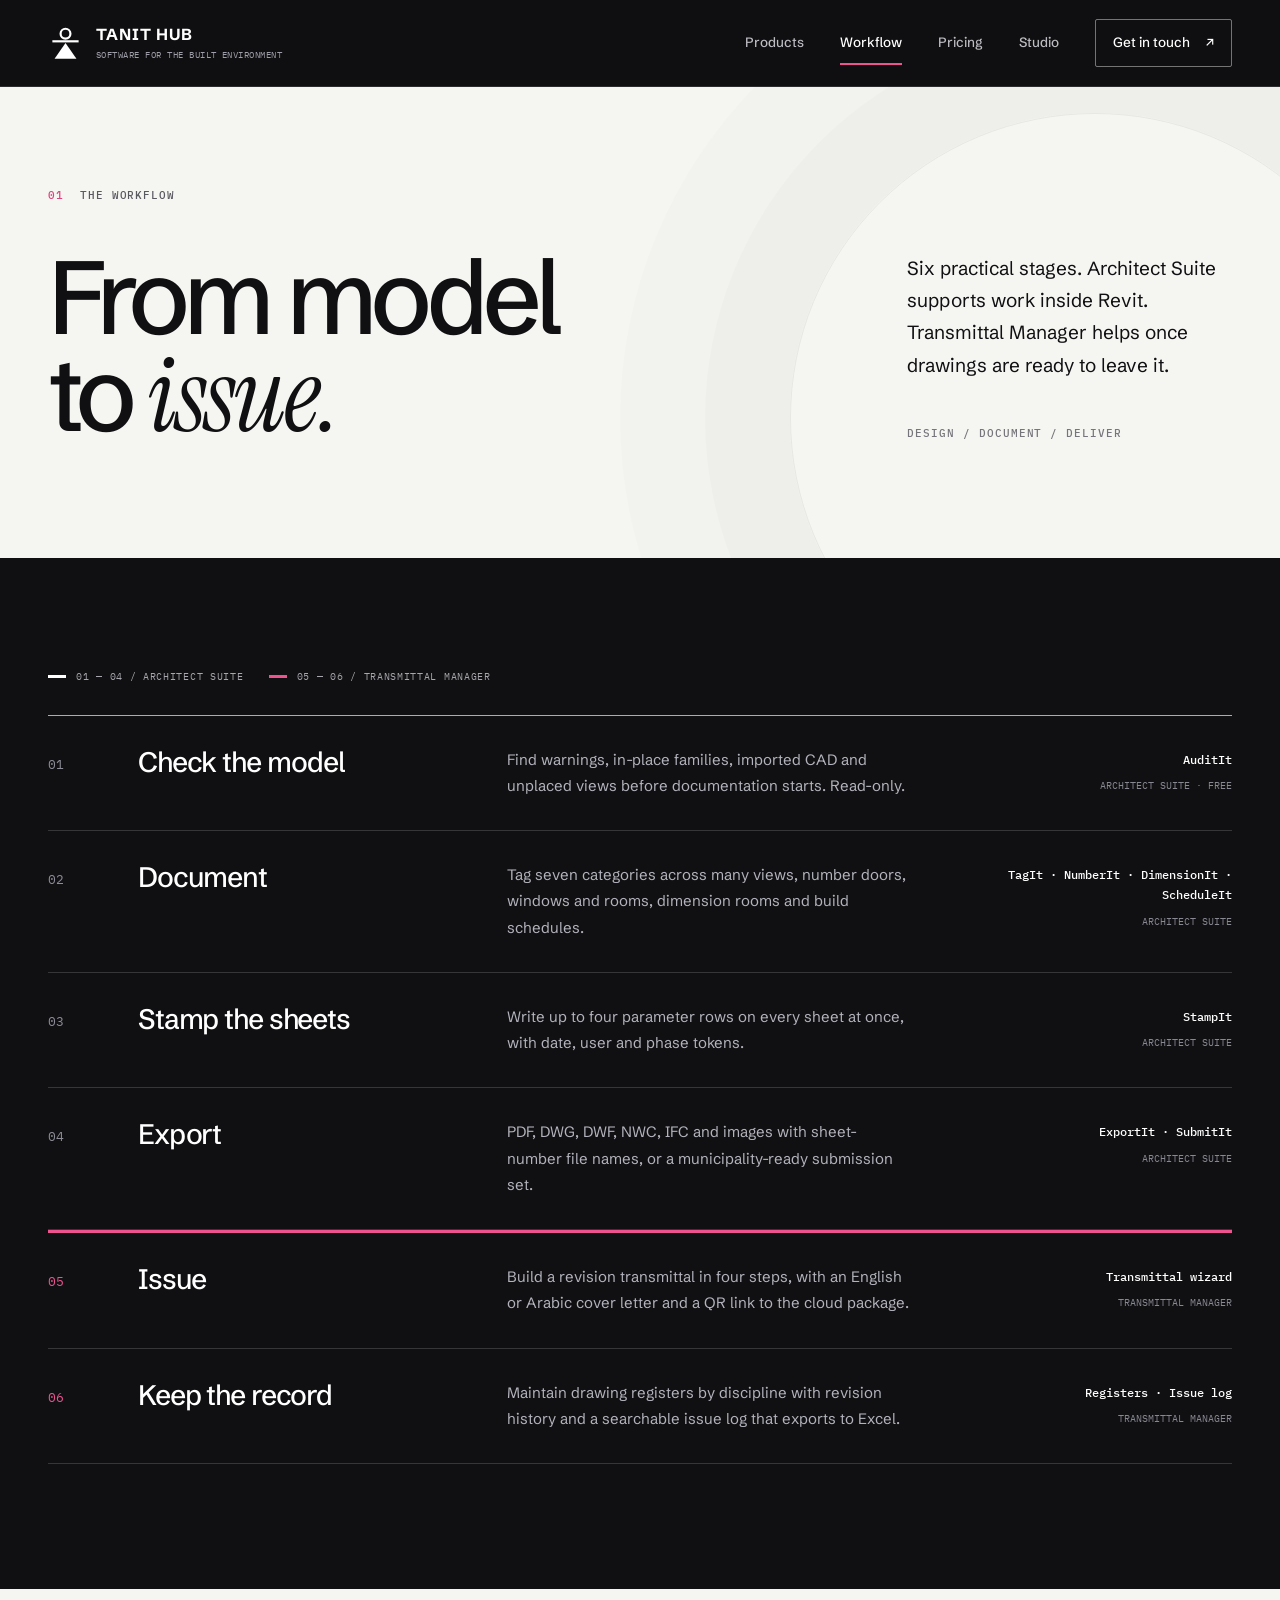
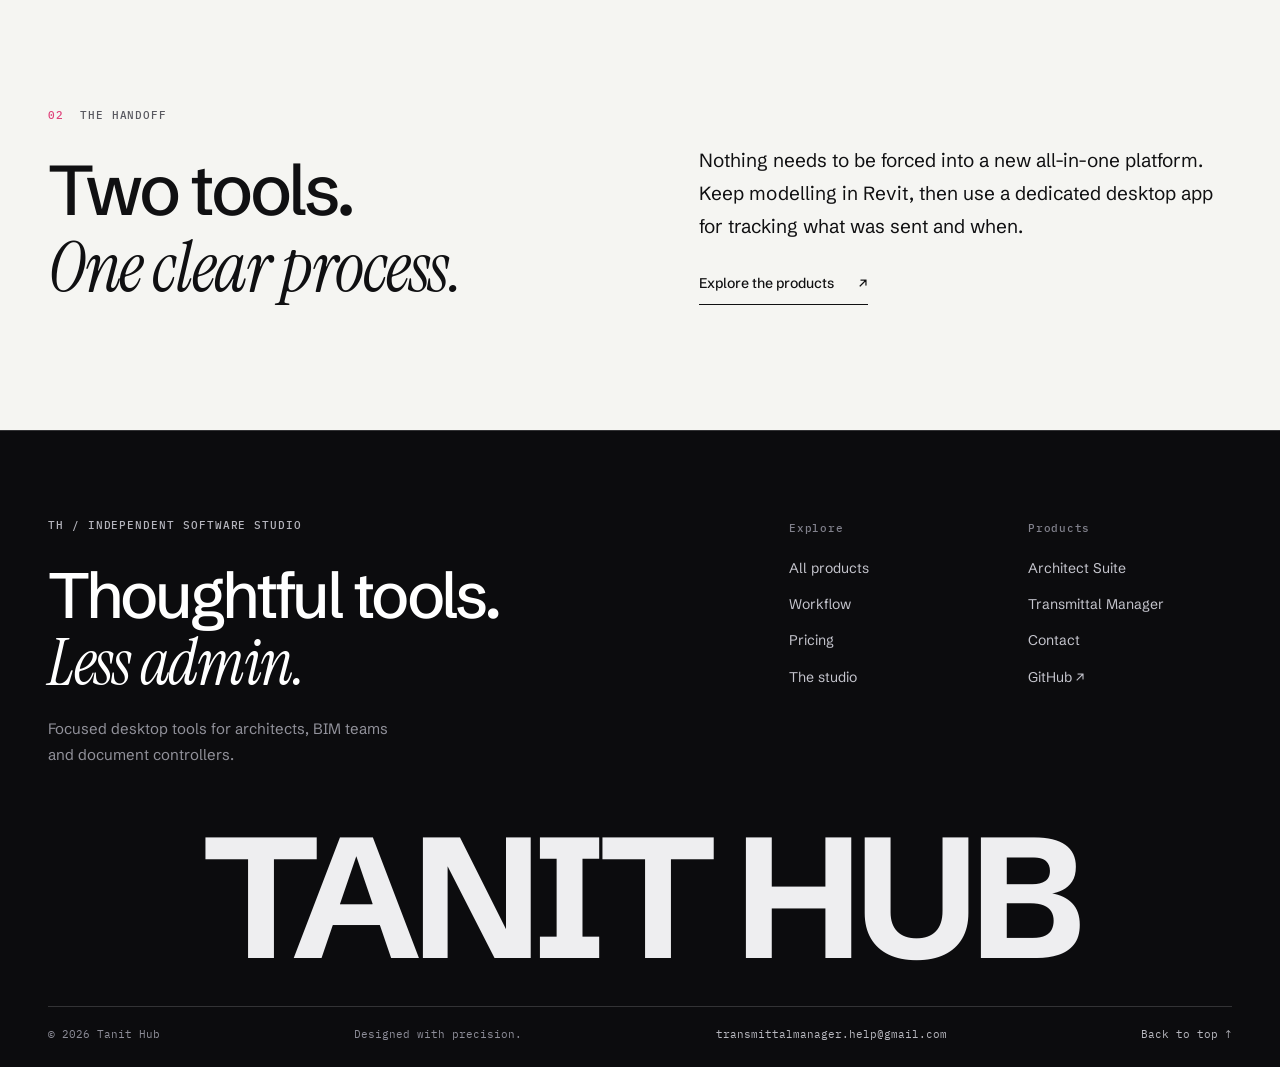
<file: workflow.html>
<!doctype html>
<html lang="en">
<head>
  <meta charset="utf-8"><meta name="viewport" content="width=device-width, initial-scale=1, viewport-fit=cover">
  <title>Workflow — from model to issue | Tanit Hub</title>
  <meta name="description" content="See how Architect Suite and Transmittal Manager help with Revit documentation, exports, transmittals and revision history.">
  <meta name="theme-color" content="#101012">
  <meta property="og:type" content="website"><meta property="og:title" content="Workflow — from model to issue | Tanit Hub"><meta property="og:description" content="See how Architect Suite and Transmittal Manager help with Revit documentation, exports, transmittals and revision history.">
    <link rel="canonical" href="https://conanarchi.github.io/tanit-hub/workflow.html">
  <meta property="og:url" content="https://conanarchi.github.io/tanit-hub/workflow.html"><meta property="og:site_name" content="Tanit Hub">
  <meta property="og:image" content="https://conanarchi.github.io/tanit-hub/assets/og-image.png"><meta property="og:image:width" content="1200"><meta property="og:image:height" content="630">
  <meta name="twitter:card" content="summary_large_image"><meta name="twitter:title" content="Workflow — from model to issue | Tanit Hub"><meta name="twitter:description" content="See how Architect Suite and Transmittal Manager help with Revit documentation, exports, transmittals and revision history."><meta name="twitter:image" content="https://conanarchi.github.io/tanit-hub/assets/og-image.png">
  <link rel="icon" type="image/svg+xml" href="assets/tanit-mark.svg">
  <link rel="preconnect" href="https://fonts.googleapis.com"><link rel="preconnect" href="https://fonts.gstatic.com" crossorigin>
  <link href="https://fonts.googleapis.com/css2?family=Schibsted+Grotesk:wght@400;500;600;700&family=Instrument+Serif:ital@0;1&family=IBM+Plex+Mono:wght@400;500&display=swap" rel="stylesheet">
  <link rel="stylesheet" href="assets/style.css"><script src="assets/main.js" defer></script>
</head>
<body class="" id="top"><a href="#main" class="skip-link">Skip to content</a>
<header class="site-header" id="site-header"><div class="shell header-inner">
      <a class="brand" href="index.html" aria-label="Tanit Hub — home"><svg class="brand-mark" viewBox="0 0 64 64" aria-hidden="true"><circle cx="32" cy="14" r="9" fill="none" stroke="currentColor" stroke-width="4"/><path d="M10 28h44" stroke="currentColor" stroke-width="4" stroke-linecap="square"/><path d="M32 31 L52 60 H12 Z" fill="currentColor"/></svg><span class="brand-text"><strong>TANIT HUB</strong><small>SOFTWARE FOR THE BUILT ENVIRONMENT</small></span></a>
      <button class="menu-toggle" type="button" aria-label="Open navigation menu" aria-expanded="false" aria-controls="main-navigation"><span></span><span></span><span></span></button>
      <nav class="site-nav" id="main-navigation" aria-label="Main navigation"><a class="nav-link " href="products.html" >Products</a><a class="nav-link is-current" href="workflow.html" aria-current="page">Workflow</a><a class="nav-link " href="pricing.html" >Pricing</a><a class="nav-link " href="about.html" >Studio</a><a class="nav-contact " href="contact.html" >Get in touch <span aria-hidden="true">↗</span></a></nav>
    </div></header><main id="main"><section class="page-hero light-section"><div class="shell page-hero-inner"><span class="kicker"><span class="kicker-num">01</span>THE WORKFLOW</span><div class="page-hero-columns"><h1>From model<br>to <em>issue.</em></h1><div class="page-hero-aside"><p>Six practical stages. Architect Suite supports work inside Revit. Transmittal Manager helps once drawings are ready to leave it.</p><span class="fine-label">DESIGN / DOCUMENT / DELIVER</span></div></div></div></section>
<section class="section dark-section flow-surface"><div class="shell"><div class="process-key"><span><i class="key-swatch"></i> 01 — 04 / ARCHITECT SUITE</span><span><i class="key-swatch pink"></i> 05 — 06 / TRANSMITTAL MANAGER</span></div><ol class="workflow-list"><li class="workflow-step"><div class="step-num">01</div><h3>Check the model</h3><p>Find warnings, in-place families, imported CAD and unplaced views before documentation starts. Read-only.</p><div class="step-tool"><strong>AuditIt</strong><span>ARCHITECT SUITE · FREE</span></div></li><li class="workflow-step"><div class="step-num">02</div><h3>Document</h3><p>Tag seven categories across many views, number doors, windows and rooms, dimension rooms and build schedules.</p><div class="step-tool"><strong>TagIt · NumberIt · DimensionIt · ScheduleIt</strong><span>ARCHITECT SUITE</span></div></li><li class="workflow-step"><div class="step-num">03</div><h3>Stamp the sheets</h3><p>Write up to four parameter rows on every sheet at once, with date, user and phase tokens.</p><div class="step-tool"><strong>StampIt</strong><span>ARCHITECT SUITE</span></div></li><li class="workflow-step"><div class="step-num">04</div><h3>Export</h3><p>PDF, DWG, DWF, NWC, IFC and images with sheet-number file names, or a municipality-ready submission set.</p><div class="step-tool"><strong>ExportIt · SubmitIt</strong><span>ARCHITECT SUITE</span></div></li><li class="workflow-step"><div class="step-num">05</div><h3>Issue</h3><p>Build a revision transmittal in four steps, with an English or Arabic cover letter and a QR link to the cloud package.</p><div class="step-tool"><strong>Transmittal wizard</strong><span>TRANSMITTAL MANAGER</span></div></li><li class="workflow-step"><div class="step-num">06</div><h3>Keep the record</h3><p>Maintain drawing registers by discipline with revision history and a searchable issue log that exports to Excel.</p><div class="step-tool"><strong>Registers · Issue log</strong><span>TRANSMITTAL MANAGER</span></div></li></ol></div></section>
<section class="section light-section"><div class="shell flow-bridge"><div><span class="kicker"><span class="kicker-num">02</span>THE HANDOFF</span><h2>Two tools.<br><em>One clear process.</em></h2></div><div><p>Nothing needs to be forced into a new all-in-one platform. Keep modelling in Revit, then use a dedicated desktop app for tracking what was sent and when.</p><a class="text-link" href="products.html">Explore the products<span aria-hidden="true">↗</span></a></div></div></section></main><footer class="site-footer"><div class="shell">
      <div class="footer-top"><div class="footer-intro"><span class="kicker on-dark">TH / INDEPENDENT SOFTWARE STUDIO</span><h2>Thoughtful tools.<br><em>Less admin.</em></h2><p>Focused desktop tools for architects, BIM teams and document controllers.</p></div>
      <div class="footer-links"><div><h3>Explore</h3><a href="products.html">All products</a><a href="workflow.html">Workflow</a><a href="pricing.html">Pricing</a><a href="about.html">The studio</a></div>
      <div><h3>Products</h3><a href="architect-suite.html">Architect Suite</a><a href="transmittal-manager.html">Transmittal Manager</a><a href="contact.html">Contact</a><a href="https://github.com/Conanarchi" target="_blank" rel="noopener noreferrer">GitHub <span aria-hidden="true">↗</span></a></div></div></div>
      <div class="footer-wordmark" aria-hidden="true">TANIT HUB</div>
      <div class="footer-bottom"><span>© <span data-year>2026</span> Tanit Hub</span><span>Designed with precision.</span><a href="mailto:transmittalmanager.help@gmail.com">transmittalmanager.help@gmail.com</a><a href="#top">Back to top ↑</a></div>
    </div></footer>
</body></html>
</file>
<file: assets/style.css>
/* Tanit Hub | multi-page redesign. Self-contained stylesheet, no build step. */
:root{--ink:#101012;--ink2:#17171b;--ink3:#222228;--paper:#f5f5f2;--white:#fff;--text:#17171a;--muted:#68686d;--muted-dark:#a7a7b0;--line:rgba(22,22,25,.16);--line-dark:rgba(255,255,255,.16);--accent:#df427b;--accent-hi:#ee5390;--display:'Schibsted Grotesk','Helvetica Neue',Arial,sans-serif;--serif:'Instrument Serif',Georgia,serif;--mono:'IBM Plex Mono',Consolas,monospace;--wrap:1340px}
*,*::before,*::after{box-sizing:border-box}
html{scroll-behavior:smooth}
body{margin:0;color:var(--text);background:var(--ink);font:400 16px/1.6 var(--display);-webkit-font-smoothing:antialiased}
body.menu-open{overflow:hidden}
a{color:inherit}
a:hover{text-decoration-color:currentColor}
button{font:inherit}
button,a{-webkit-tap-highlight-color:transparent}
:focus-visible{outline:2px solid var(--accent-hi);outline-offset:4px}
::selection{background:var(--accent);color:#fff}
h1,h2,h3,p{margin-top:0}
h1,h2,h3{font-weight:500;line-height:1.08;letter-spacing:-.052em;text-wrap:balance}
h1 em,h2 em,h3 em,p em{font-family:var(--serif);font-weight:400;letter-spacing:-.02em}
h1 em,h2 em,h3 em{white-space:normal}
p{line-height:1.75}
.shell{width:min(calc(100% - 96px),var(--wrap));margin-inline:auto}
.light-section{background:var(--paper);color:var(--ink)}
.dark-section{background:var(--ink);color:#fff}
.dark-section p{color:var(--muted-dark)}
.skip-link{position:fixed;top:-80px;left:14px;z-index:200;background:#fff;color:#000;padding:12px 18px;transition:top .2s}
.skip-link:focus{top:14px}
.visually-hidden{position:absolute!important;width:1px;height:1px;overflow:hidden;clip-path:inset(50%);white-space:nowrap}
/* Header */
.site-header{background:rgba(16,16,18,.97);color:#fff;position:sticky;top:0;z-index:70;border-bottom:1px solid rgba(255,255,255,.12);backdrop-filter:blur(20px);-webkit-backdrop-filter:blur(20px)}
.header-inner{height:86px;display:flex;align-items:center;justify-content:space-between;gap:30px}
.brand{display:inline-flex;align-items:center;gap:13px;min-width:210px;text-decoration:none;line-height:1}
.brand-mark{width:35px;height:35px;flex:none}
.brand-text{display:flex;flex-direction:column;gap:8px}
.brand-text strong{font-size:16px;font-weight:700;letter-spacing:.06em}
.brand-text small{font:400 8.7px/1.2 var(--mono);letter-spacing:.055em;color:#9f9fa9}
.site-nav{display:flex;align-items:center;gap:36px}
.nav-link,.nav-contact{text-decoration:none;white-space:nowrap;font-size:13.5px;font-weight:500;transition:color .2s}
.nav-link{color:#bcbcc2;padding:13px 0;position:relative}
.nav-link:hover,.nav-link.is-current{color:#fff}
.nav-link.is-current::after{content:'';position:absolute;bottom:2px;left:0;right:0;height:2px;background:var(--accent-hi)}
.nav-contact{border:1px solid rgba(255,255,255,.42);border-radius:2px;padding:12px 17px;display:inline-flex;gap:16px;align-items:center;color:#fff}
.nav-contact:hover,.nav-contact.is-current{background:#fff;color:var(--ink)}
.menu-toggle{display:none;appearance:none;border:1px solid var(--line-dark);border-radius:2px;background:none;width:44px;height:44px;color:#fff;align-items:center;justify-content:center;flex-direction:column;gap:5px;cursor:pointer}
.menu-toggle span{display:block;width:20px;height:1.5px;background:currentColor;transition:transform .2s,opacity .2s}
.menu-toggle[aria-expanded=true] span:first-child{transform:translateY(6.5px) rotate(45deg)}
.menu-toggle[aria-expanded=true] span:nth-child(2){opacity:0}
.menu-toggle[aria-expanded=true] span:last-child{transform:translateY(-6.5px) rotate(-45deg)}
/* Global type */
.kicker{display:inline-flex;gap:16px;align-items:center;color:#595960;font:500 11px/1.4 var(--mono);letter-spacing:.085em;text-transform:uppercase}
.dark-section .kicker,.kicker.on-dark{color:#b5b5bd}
.kicker-num{color:var(--accent);font-size:11px}
.fine-label,.eyelabel{font:500 11px var(--mono);letter-spacing:.09em;text-transform:uppercase}
.fine-label{color:#75757b}
.section{padding-block:112px 125px}
.section-title-row{display:grid;grid-template-columns:1fr 2.1fr auto;gap:38px;align-items:start;margin-bottom:48px}
.section-title-row .kicker{padding-top:9px}
.section-title-row h2,.about-statement h2,.flow-bridge h2,.origin-section h2,.end-cta h2{font-size:clamp(45px,5.5vw,80px);margin-bottom:17px}
.section-title-row h2{line-height:.98}
.section-title-row p{max-width:460px;margin:0;color:var(--muted)}
.dark-section .section-title-row p{color:#a7a7b0}
.text-link{font-size:14px;font-weight:500;text-decoration:none;border-bottom:1px solid currentColor;padding:4px 0 9px;display:inline-flex;justify-content:space-between;align-items:center;gap:25px;white-space:nowrap;align-self:start;margin-top:6px}
.text-link span,.action span{transition:transform .2s}
.text-link:hover span,.action:hover span{transform:translate(3px,-3px)}
.action{display:inline-flex;align-items:center;justify-content:space-between;gap:33px;min-height:53px;padding:14px 21px;border-radius:2px;text-decoration:none;cursor:pointer;font-size:13.5px;font-weight:600;letter-spacing:.005em;border:1px solid transparent;white-space:nowrap;transition:background .2s,color .2s,border-color .2s}
.action-accent{background:var(--accent);color:#fff}
.action-accent:hover{background:var(--accent-hi)}
.action-outline{background:transparent;color:#fff;border-color:rgba(255,255,255,.43)}
.action-outline:hover{background:#fff;color:#111}
.action-dark{background:var(--ink);color:#fff}
.action-dark:hover{background:#34343a}
.button-row{display:flex;flex-wrap:wrap;align-items:center;gap:12px}
/* Home hero */
.home-hero{position:relative;isolation:isolate;overflow:hidden;min-height:min(790px,calc(100vh - 86px));display:flex;align-items:stretch}
.home-hero canvas{position:absolute;inset:0;width:100%;height:100%;display:block;z-index:-2}
.hero-scrim{position:absolute;inset:0;z-index:-1;pointer-events:none;background:linear-gradient(90deg,rgba(16,16,18,1) 0%,rgba(16,16,18,.95) 23%,rgba(16,16,18,.46) 71%,rgba(16,16,18,.20) 100%),linear-gradient(0deg,rgba(16,16,18,.95),transparent 44%)}
.hero-inner{display:flex;flex-direction:column;justify-content:space-between;flex:1;padding-top:116px}
.hero-copy{padding-bottom:90px}
.hero-copy .kicker{margin-bottom:28px}
.hero-copy h1{font-size:clamp(67px,9.3vw,144px);line-height:.91;letter-spacing:-.068em;margin:0 0 29px}
.hero-copy h1 em{color:#f2f1ee}
.hero-copy p{max-width:515px;font-size:clamp(16px,1.4vw,20px);line-height:1.7;color:#bfbfc5;margin:0 0 34px}
.hero-bottom{display:flex;justify-content:space-between;gap:24px;padding:22px 0 26px;border-top:1px solid var(--line-dark);font:400 10px var(--mono);letter-spacing:.1em;color:#8f8f98}
/* Home intro */
.intro-band{padding:115px 0}
.intro-grid{display:grid;grid-template-columns:1.2fr 1fr;gap:11%;align-items:start}
.intro-grid h2{font-size:clamp(46px,5.5vw,76px);margin:34px 0 0}
.intro-aside{padding-top:42px}
.intro-aside>p{font-size:19px;max-width:520px;margin-bottom:38px;line-height:1.7}
.inline-facts{display:grid;grid-template-columns:repeat(3,1fr);border-top:1px solid var(--line);padding-top:26px;gap:12px}
.inline-facts div{display:flex;flex-direction:column;gap:6px}
.inline-facts strong{font-size:41px;font-weight:500;letter-spacing:-.07em;line-height:1}
.inline-facts span{font:400 11px var(--mono);color:var(--muted);text-transform:uppercase}
/* Product cards */
.showcase-grid{display:grid;grid-template-columns:repeat(2,minmax(0,1fr));gap:20px}
.showcase-card{background:#1b1b20;border:1px solid rgba(255,255,255,.15);min-width:0;display:flex;flex-direction:column;transition:border-color .25s,transform .25s}
.showcase-card:hover{border-color:rgba(255,255,255,.45);transform:translateY(-3px)}
.product-visual{position:relative;overflow:hidden;aspect-ratio:1.51;background:#151517;border-bottom:1px solid var(--line-dark)}
.product-visual>svg{display:block;width:100%;height:100%;transition:transform .6s cubic-bezier(.2,.8,.2,1)}
.showcase-card:hover .product-visual>svg{transform:scale(1.035)}
.visual-caption{position:absolute;left:24px;right:24px;top:18px;display:flex;align-items:center;gap:8px;font:400 9px/1 var(--mono);letter-spacing:.06em;color:rgba(255,255,255,.65);z-index:1}
.visual-caption span:last-child{margin-left:auto}
.visual-dot,.status-dot{display:inline-block;width:7px;height:7px;flex:none;background:var(--accent-hi);border-radius:50%}
.showcase-content{padding:28px 31px 30px;display:flex;flex-direction:column;flex:1}
.showcase-top{display:flex;justify-content:space-between;align-items:center;gap:12px;margin-bottom:19px}
.showcase-top .eyelabel{color:#9898a2}
.available{display:inline-flex;align-items:center;gap:8px;color:#dedee4;font:400 10px var(--mono);letter-spacing:.05em}
.available i{width:7px;height:7px;background:var(--accent-hi);border-radius:50%}
.showcase-card h3{font-size:clamp(30px,3vw,49px);margin-bottom:10px}
.showcase-card p{font-size:18px;color:#c2c2c9;margin-bottom:21px}
.showcase-card p em{font-size:1.16em;color:#fff}
.chip-row{display:flex;gap:7px;flex-wrap:wrap;margin-top:auto;margin-bottom:26px}
.chip-row span{border:1px solid rgba(255,255,255,.18);padding:6px 10px;color:#a9a9b2;font:400 10.5px var(--mono)}
.showcase-card .text-link{border-top:1px solid var(--line-dark);border-bottom:0;padding-top:20px;margin:0;align-self:stretch;color:#fff}
.spec-strip{display:grid;grid-template-columns:repeat(3,1fr);gap:24px;border-top:1px solid var(--line-dark);margin-top:60px;padding-top:31px}
.spec-strip>div{display:grid;grid-template-columns:35px 1fr;gap:4px 12px}
.spec-strip span{grid-row:1/3;font:400 12px var(--mono);color:var(--accent-hi)}
.spec-strip strong{font-size:15px;font-weight:500}
.spec-strip p{grid-column:2;margin:0;font-size:14px}
/* Home workflow preview */
.preview-steps{display:grid;grid-template-columns:repeat(3,1fr);border-top:1px solid var(--ink)}
.preview-steps>div{padding:28px 25px 12px 0}
.preview-steps>div+div{border-left:1px solid var(--line);padding-left:28px}
.preview-steps span{font:500 11px var(--mono);letter-spacing:.08em;color:var(--accent)}
.preview-steps h3{font-size:clamp(24px,2.5vw,34px);letter-spacing:-.04em;margin:55px 0 17px}
.preview-steps p{font-size:15px;color:var(--muted);margin:0;max-width:290px}
/* Cross-page hero */
.page-hero{position:relative;overflow:hidden}
.page-hero::after{content:'';position:absolute;right:-120px;bottom:-165px;width:610px;height:610px;border:1px solid rgba(0,0,0,.06);border-radius:50%;box-shadow:0 0 0 85px rgba(0,0,0,.017),0 0 0 170px rgba(0,0,0,.012);pointer-events:none}
.page-hero-inner{padding-block:94px 113px;position:relative;z-index:1}
.page-hero-columns{display:grid;grid-template-columns:minmax(0,1.55fr) minmax(290px,.65fr);align-items:end;gap:7%;margin-top:42px}
.page-hero h1{font-size:clamp(65px,8.1vw,121px);line-height:.94;letter-spacing:-.07em;margin:0}
.page-hero-aside p{font-size:19px;line-height:1.7;margin:0 0 38px;max-width:410px}
/* Product detail */
.product-hero{overflow:hidden;background:linear-gradient(135deg,#141416,#101012 75%)}
.product-hero>.shell{padding-block:35px 105px}
.breadcrumbs{display:flex;align-items:center;gap:12px;color:#9999a2;font:400 11px var(--mono);letter-spacing:.07em;margin-bottom:88px}
.breadcrumbs a{text-decoration:none;color:#d2d2d8}
.breadcrumbs a:hover{text-decoration:underline}
.product-hero-grid{display:grid;grid-template-columns:1fr 1fr;gap:5%;align-items:center}
.product-hero-copy .kicker{margin-bottom:26px}
.product-hero h1{font-size:clamp(64px,7.3vw,113px);line-height:.94;margin:0 0 29px;letter-spacing:-.063em}
.product-hero-copy>p{font-size:19px;max-width:535px;line-height:1.75;color:#bdbdc6;margin-bottom:32px}
.product-hero .product-visual{aspect-ratio:1.12;border:1px solid var(--line-dark);box-shadow:0 30px 90px rgba(0,0,0,.30)}
.product-hero .product-visual>svg{width:100%;height:100%}
.hero-meta{border-top:1px solid var(--line-dark);display:flex;flex-wrap:wrap;gap:24px;align-items:center;padding-top:22px;margin-top:70px;color:#9898a3;font:400 11px var(--mono);letter-spacing:.06em}
.hero-meta>span:first-child{display:inline-flex;gap:8px;align-items:center}
.feature-grid{display:grid;grid-template-columns:repeat(3,1fr);border-top:1px solid var(--line)}
.feature-grid article{padding:29px 27px 5px 0;display:flex;flex-direction:column}
.feature-grid article+article{border-left:1px solid var(--line);padding-left:27px}
.feature-index{font:500 11px var(--mono);letter-spacing:.07em;color:var(--accent)}
.feature-grid h3{font-size:32px;letter-spacing:-.045em;margin:45px 0 17px}
.feature-grid p{color:var(--muted);font-size:15px;margin:0 0 35px;line-height:1.75}
.feature-note{margin-top:auto;color:#64646b;font:400 10px/1.7 var(--mono);letter-spacing:.03em}
.detail-specs{margin:0;border-top:1px solid var(--line-dark)}
.detail-specs>div{display:grid;grid-template-columns:30% 1fr;align-items:center;gap:25px;padding:22px 0;border-bottom:1px solid var(--line-dark)}
.detail-specs dt{font:400 11px var(--mono);letter-spacing:.07em;color:#9595a0}
.detail-specs dd{margin:0;font-size:18px;color:#eeeef1}
/* Workflow */
.process-key{display:flex;gap:25px;flex-wrap:wrap;margin-bottom:32px;font:400 10px var(--mono);letter-spacing:.07em;color:#a7a7ad}
.process-key>span{display:inline-flex;align-items:center;gap:10px}
.key-swatch{display:inline-block;width:18px;height:3px;background:#fff}
.key-swatch.pink{background:var(--accent-hi)}
.workflow-list{list-style:none;padding:0;margin:0;border-top:1px solid rgba(255,255,255,.65)}
.workflow-step{display:grid;grid-template-columns:60px 1.05fr 1.25fr .9fr;gap:30px;padding:31px 0;border-bottom:1px solid var(--line-dark);align-items:start}
.workflow-step:nth-child(5){border-top:3px solid var(--accent-hi)}
.workflow-step:nth-child(n+5) .step-num{color:var(--accent-hi)}
.step-num{font:400 13px var(--mono);color:#8d8d97;padding-top:9px}
.workflow-step h3{font-size:clamp(22px,2.2vw,33px);margin:0;letter-spacing:-.04em}
.workflow-step p{margin:0;color:#b3b3bd;font-size:15px}
.step-tool{text-align:right;padding-top:3px}
.step-tool strong{display:block;font:500 12px/1.7 var(--mono);color:#fff}
.step-tool span{display:block;margin-top:8px;font:400 10px/1.5 var(--mono);color:#888893}
.flow-bridge{display:grid;grid-template-columns:1fr 1fr;gap:10%;align-items:end}
.flow-bridge h2{margin-top:25px;margin-bottom:0}
.flow-bridge>div:last-child>p{font-size:19px;max-width:540px}
/* Pricing */
.pricing-main{padding-top:50px}
.pricing-cards{display:grid;grid-template-columns:repeat(2,1fr);gap:20px}
.pricing-card{background:#fff;border:1px solid var(--line);padding:34px 36px 36px;display:flex;flex-direction:column}
.pricing-card-top .eyelabel{color:#777780}
.pricing-card h2{font-size:clamp(29px,3vw,43px);margin:21px 0 6px}
.pricing-card-top p{color:var(--muted);margin:0}
.price{display:flex;align-items:baseline;gap:8px;margin:35px 0 25px;border-top:1px solid var(--line);padding-top:28px;flex-wrap:wrap}
.price small{font:400 10px var(--mono);color:var(--muted);margin-right:7px}
.price strong{font-size:64px;line-height:1;font-weight:500;letter-spacing:-.075em}
.price span{font-size:14px;color:var(--muted)}
.ticklist{list-style:none;margin:0 0 32px;padding:0;flex:1}
.ticklist li{display:flex;gap:15px;align-items:start;border-top:1px solid rgba(0,0,0,.08);padding:11px 0;font-size:14px}
.ticklist li::before{content:'✓';font:500 15px var(--mono);color:var(--accent)}
.pricing-card .action{align-self:start}
.price-table-head{display:flex;justify-content:space-between;align-items:end;gap:30px;margin:110px 0 33px}
.price-table-head h2{font-size:clamp(45px,5vw,73px);margin:20px 0 0}
.price-table-head p{max-width:350px;margin:0;color:var(--muted)}
.table-scroll{width:100%;overflow-x:auto;box-shadow:0 1px 0 var(--line)}
.price-table{width:100%;border-collapse:collapse;min-width:690px}
.price-table th,.price-table td{text-align:left;border-bottom:1px solid var(--line);padding:20px 22px 20px 0;vertical-align:top;font-size:15px}
.price-table thead th{border-bottom:1px solid var(--ink);font:500 12px var(--mono);letter-spacing:.05em}
.price-table thead th small{display:block;margin-top:6px;font:400 11px var(--mono);color:var(--muted)}
.price-table tbody th{font:400 12px var(--mono);color:#686870;width:25%}
.price-table td strong{font-weight:600}
.price-table td small{display:block;margin-top:3px;max-width:300px;color:var(--muted);font-size:12.5px}
.small-note{max-width:850px;color:var(--muted);font-size:13px;margin:22px 0 0}
/* Studio */
.about-statement{display:grid;grid-template-columns:1fr 1fr;gap:10%;align-items:center}
.about-statement h2{margin:23px 0 0}
.about-statement>div:last-child{padding-top:60px}
.about-statement p{font-size:19px;line-height:1.8}
.about-figures{display:grid;grid-template-columns:repeat(4,1fr);margin-top:100px;border-top:1px solid var(--line-dark)}
.about-figures div{padding:26px 24px 0 0;display:flex;flex-direction:column;gap:9px}
.about-figures div+div{padding-left:24px;border-left:1px solid var(--line-dark)}
.about-figures strong{font-weight:500;font-size:68px;line-height:1;letter-spacing:-.065em}
.about-figures span{font:400 10px var(--mono);letter-spacing:.07em;color:#9e9ea7}
.values-grid{display:grid;grid-template-columns:repeat(4,1fr);border-top:1px solid var(--ink)}
.values-grid article{padding:24px 20px 3px 0}
.values-grid article+article{border-left:1px solid var(--line);padding-left:20px}
.values-grid article>span{font:400 11px var(--mono);color:var(--accent)}
.values-grid h3{font-size:25px;line-height:1.18;margin:55px 0 17px}
.values-grid p{font-size:15px;color:var(--muted)}
.origin-grid{display:grid;grid-template-columns:1fr 1fr;gap:10%;align-items:center}
.origin-symbol{aspect-ratio:1.35;background:#1b1b20;border:1px solid var(--line-dark);display:flex;flex-direction:column;align-items:center;justify-content:center;gap:40px}
.origin-symbol svg{height:50%;width:50%;color:#eeeef0}
.origin-symbol span{font:400 11px var(--mono);letter-spacing:.09em;color:#9f9fa7}
.origin-section h2{margin-top:25px}
.origin-section p{font-size:18px;max-width:520px}
.origin-section .text-link{color:#fff;margin-top:26px}
/* Contact */
.contact-grid{display:grid;grid-template-columns:1.2fr .7fr;gap:12%;align-items:start}
.contact-grid h2{font-size:clamp(50px,6vw,85px);margin:23px 0 27px}
.contact-intro{font-size:19px}
.contact-email{font-size:clamp(26px,3.2vw,47px);font-weight:500;letter-spacing:-.05em;line-height:1.3;text-decoration:none;display:inline-flex;align-items:center;gap:18px;border-bottom:1px solid var(--line-dark);padding-bottom:12px;word-break:break-word;margin:19px 0 25px}
.contact-email span{font-size:23px}
.contact-actions{display:flex;flex-wrap:wrap;gap:12px}
.contact-actions button{appearance:none}
.feedback{font:400 13px var(--mono);color:#9e9ea6!important;margin-top:21px}
.contact-aside{background:#1b1b20;border:1px solid var(--line-dark);padding:36px}
.aside-label{font:400 11px var(--mono);letter-spacing:.07em;color:var(--accent-hi)}
.contact-aside h3{font-size:29px;margin:28px 0 12px}
.contact-aside p{font-size:14px}
.contact-aside .text-link{display:flex;color:#fff;border-bottom:1px solid var(--line-dark);margin:0 0 8px}
.contact-divider{height:1px;background:var(--line-dark);margin:30px 0}
/* Closing call to action */
.end-cta{padding-block:97px 115px}
.cta-inner{display:grid;grid-template-columns:1.2fr .65fr;gap:10%;align-items:end}
.end-cta h2{margin:20px 0 0}
.cta-inner>div:last-child{padding-bottom:6px}
.cta-inner>div:last-child>p{font-size:19px;max-width:420px;margin-bottom:27px}
.cta-light .cta-inner>div:last-child>p{color:#65656c}
/* Footer */
.site-footer{background:#0c0c0e;color:#fff;border-top:1px solid var(--line-dark);overflow:hidden}
.footer-top{display:grid;grid-template-columns:1.15fr .85fr;gap:12%;padding-block:80px 55px}
.footer-intro h2{font-size:clamp(42px,5vw,69px);line-height:1.02;margin:27px 0 21px}
.footer-intro h2 em{color:#fff}
.footer-intro p{max-width:340px;color:#92929b;font-size:15px;margin:0}
.footer-links{display:grid;grid-template-columns:1fr 1fr;gap:35px;padding-top:10px}
.footer-links h3{font:500 11px var(--mono);letter-spacing:.07em;color:#81818c;margin:0 0 22px}
.footer-links a{display:block;text-decoration:none;color:#c5c5cd;font-size:14px;margin-bottom:14px}
.footer-links a:hover{color:#fff;text-decoration:underline;text-underline-offset:4px}
.footer-wordmark{text-align:center;font-size:clamp(60px,13.4vw,210px);font-weight:700;line-height:.86;white-space:nowrap;letter-spacing:-.055em;transform:translateX(-.005em);margin-bottom:35px;color:#eeeef0}
.footer-bottom{border-top:1px solid var(--line-dark);padding:20px 0 26px;display:flex;gap:25px;flex-wrap:wrap;justify-content:space-between;font:400 11px var(--mono);color:#8d8d98}
.footer-bottom a{text-decoration:none;color:#b8b8bf}
.footer-bottom a:hover{color:#fff}
/* Responsive */
@media(max-width:1120px){.shell{width:min(calc(100% - 64px),var(--wrap))}.site-nav{gap:20px}.brand{min-width:200px}.section-title-row{grid-template-columns:.8fr 2fr;gap:25px}.section-title-row>.text-link{grid-column:2;justify-self:start}.page-hero-columns{gap:4%}.product-hero-grid{gap:3%}.footer-wordmark{font-size:13vw}}
@media(max-width:820px){
  .shell{width:min(calc(100% - 42px),var(--wrap))}
  .header-inner{height:72px}
  .brand{min-width:unset}
  .brand-text small{font-size:8px}
  .menu-toggle{display:flex}
  .site-nav{position:absolute;top:100%;left:0;right:0;max-height:calc(100dvh - 72px);overflow-y:auto;padding:22px 21px 32px;background:#101012;border-bottom:1px solid var(--line-dark);display:none;flex-direction:column;align-items:stretch;gap:0;box-shadow:0 18px 40px rgba(0,0,0,.3)}
  .site-nav.is-open{display:flex}
  .nav-link{font-size:20px;padding:16px 7px;border-bottom:1px solid var(--line-dark)}
  .nav-link.is-current::after{left:auto;right:0;top:20px;bottom:20px;width:3px;height:auto}
  .nav-contact{margin-top:22px;justify-content:space-between;font-size:17px}
  .home-hero{min-height:700px}
  .hero-inner{padding-top:105px}
  .hero-scrim{background:linear-gradient(90deg,rgba(16,16,18,.98),rgba(16,16,18,.73) 75%,rgba(16,16,18,.55)),linear-gradient(0deg,#101012,transparent 45%)}
  .hero-copy h1{font-size:clamp(70px,11vw,100px)}
  .hero-bottom span:last-child{display:none}
  .section{padding-block:80px 90px}
  .intro-band{padding:80px 0}
  .intro-grid,.flow-bridge,.about-statement,.origin-grid,.contact-grid{grid-template-columns:1fr;gap:32px}
  .intro-aside,.about-statement>div:last-child{padding-top:0}
  .section-title-row{grid-template-columns:1fr;gap:15px}
  .section-title-row>.text-link{grid-column:auto;margin-top:0}
  .showcase-grid,.pricing-cards{grid-template-columns:1fr}
  .product-visual{aspect-ratio:1.68}
  .page-hero-inner{padding-block:67px 80px}
  .page-hero-columns{grid-template-columns:1fr;gap:28px;margin-top:35px}
  .page-hero h1{font-size:clamp(62px,9.7vw,94px)}
  .page-hero-aside p{margin-bottom:16px;max-width:600px}
  .product-hero>.shell{padding-block:26px 80px}
  .breadcrumbs{margin-bottom:62px}
  .product-hero-grid{grid-template-columns:1fr;gap:40px}
  .product-hero .product-visual{aspect-ratio:1.5}
  .hero-meta{margin-top:42px}
  .workflow-step{grid-template-columns:45px 1fr 1fr;gap:13px 20px}
  .workflow-step p{grid-column:2 / 3}
  .step-tool{grid-column:3;grid-row:1 / 3;align-self:center}
  .feature-grid{grid-template-columns:1fr}
  .feature-grid article,.feature-grid article+article{padding:25px 0 30px;border-left:0;border-bottom:1px solid var(--line)}
  .feature-grid h3{margin:23px 0 12px}
  .feature-grid p{margin-bottom:24px;max-width:650px}
  .feature-note{margin-top:0}
  .values-grid{grid-template-columns:repeat(2,1fr)}
  .values-grid article:nth-child(3){border-left:0;padding-left:0}
  .values-grid article:nth-child(n+3){border-top:1px solid var(--line)}
  .about-figures{margin-top:65px}
  .about-figures strong{font-size:52px}
  .contact-aside{margin-top:16px}
  .cta-inner,.footer-top{grid-template-columns:1fr;gap:35px}
  .end-cta{padding-block:80px}
  .footer-top{padding-block:70px 45px}
  .footer-links{max-width:650px}
}
@media(max-width:560px){
  .shell{width:calc(100% - 36px)}
  .brand-mark{width:30px;height:30px}
  .brand-text strong{font-size:14px}
  .brand-text small{font-size:6.8px}
  .home-hero{min-height:650px}
  .hero-inner{padding-top:88px}
  .hero-copy h1{font-size:clamp(58px,13.5vw,78px)}
  .hero-copy p{font-size:16px}
  .hero-bottom span:nth-child(2){display:none}
  .button-row .action{width:100%}
  .intro-grid h2,.section-title-row h2,.end-cta h2,.about-statement h2,.origin-section h2,.flow-bridge h2{font-size:clamp(43px,10.5vw,65px)}
  .intro-aside>p,.page-hero-aside p,.about-statement p,.origin-section p,.cta-inner p{font-size:16px!important}
  .inline-facts strong{font-size:35px}
  .inline-facts span{font-size:9px}
  .showcase-content{padding:22px 20px 24px}
  .showcase-card h3{font-size:35px}
  .showcase-card p{font-size:16px}
  .visual-caption{left:14px;right:14px;font-size:8px}
  .spec-strip,.preview-steps{grid-template-columns:1fr;gap:0}
  .spec-strip>div{padding-bottom:19px}
  .preview-steps>div,.preview-steps>div+div{padding:25px 0;border-left:0;border-bottom:1px solid var(--line)}
  .preview-steps h3{margin:22px 0 12px}
  .page-hero h1{font-size:clamp(58px,12.5vw,76px)}
  .page-hero-inner{padding-block:57px 68px}
  .product-hero h1{font-size:clamp(57px,11.9vw,80px)}
  .breadcrumbs{margin-bottom:45px}
  .product-hero-copy>p{font-size:16px}
  .product-hero .product-visual{aspect-ratio:1.15}
  .hero-meta{font-size:9px;gap:12px}
  .detail-specs>div{grid-template-columns:1fr;gap:10px;padding:18px 0}
  .detail-specs dd{font-size:16px}
  .workflow-step{grid-template-columns:35px 1fr;gap:8px 16px;padding:25px 0}
  .workflow-step h3{font-size:26px}
  .workflow-step p{grid-column:2}
  .step-tool{grid-column:2;grid-row:auto;text-align:left;padding-top:10px}
  .price-table-head{display:block;margin:65px 0 24px}
  .price-table-head p{margin-top:20px}
  .pricing-card{padding:28px 24px}
  .price strong{font-size:59px}
  .values-grid{grid-template-columns:1fr}
  .values-grid article,.values-grid article+article{padding:23px 0;border-left:0;border-bottom:1px solid var(--line)}
  .values-grid h3{margin:24px 0 12px}
  .about-figures{grid-template-columns:repeat(2,1fr);gap:22px 0}
  .about-figures div:nth-child(3){border-left:0;padding-left:0;border-top:1px solid var(--line-dark);padding-top:20px}
  .about-figures div:nth-child(4){border-top:1px solid var(--line-dark);padding-top:20px}
  .origin-symbol{aspect-ratio:1.4}
  .contact-email{font-size:clamp(22px,6.6vw,36px)}
  .contact-actions .action{width:100%}
  .contact-aside{padding:28px}
  .footer-links{gap:15px}
  .footer-wordmark{font-size:12.8vw;margin-top:12px}
  .footer-bottom{justify-content:flex-start;gap:15px 22px}
}
/* ---- v2 additions ---- */
/* Home hero: keep the side gutter (the flex item was stretching to the full width). */
.home-hero>.hero-inner{flex:0 1 auto;width:min(calc(100% - 96px),var(--wrap));margin-inline:auto}
/* Six-item feature grid: start each row without a divider. */
.feature-grid-6{row-gap:0}
.feature-grid-6 article:nth-child(3n+1){border-left:0;padding-left:0}
.feature-grid-6 article:nth-child(n+4){border-top:1px solid var(--line)}
/* Product comparison rows (Products page). */
.compare-rows{border-top:1px solid var(--line)}
.compare-row{display:grid;grid-template-columns:1fr 2.1fr auto;gap:38px;align-items:start;padding:34px 0;border-bottom:1px solid var(--line)}
.compare-row>span{font:500 11px/1.6 var(--mono);letter-spacing:.085em;color:var(--accent);padding-top:10px}
.compare-row h3{font-size:clamp(28px,3vw,40px);margin:0 0 10px}
.compare-row p{margin:0;color:var(--muted);max-width:560px}
.compare-row .text-link{margin-top:12px}
/* App screenshots in a window frame. */
.screen{margin:0;background:#fff;border:1px solid rgba(255,255,255,.18);box-shadow:0 30px 90px rgba(0,0,0,.32);overflow:hidden}
.light-section .screen{border-color:var(--line);box-shadow:0 24px 60px -24px rgba(16,16,18,.35)}
.screen img{display:block;width:100%;height:auto}
.screen-bar{height:34px;display:flex;align-items:center;gap:7px;padding:0 14px;background:var(--ink2);border-bottom:1px solid var(--line-dark)}
.screen-bar i{width:9px;height:9px;border-radius:50%;border:1px solid rgba(255,255,255,.35)}
.screen-bar span{margin-left:10px;font:400 10.5px var(--mono);letter-spacing:.04em;color:#a7a7b0;white-space:nowrap;overflow:hidden;text-overflow:ellipsis}
.screen figcaption{padding:16px 18px 18px;background:var(--ink2);color:#a7a7b0;font-size:14px;line-height:1.6;border-top:1px solid var(--line-dark)}
.screen figcaption strong{display:block;color:#fff;font-weight:500;font-size:16px;margin-bottom:2px}
.screen-hero{transform:perspective(1600px) rotateY(-4deg);transform-origin:left center}
.screen-gallery{display:grid;grid-template-columns:1fr 1fr;gap:24px}
.lang-row{display:flex;flex-wrap:wrap;gap:10px;margin-bottom:32px}
.lang-row span{border:1px solid var(--ink);padding:10px 18px;font-size:17px;font-weight:500}
.lang-row span:first-child{background:var(--ink);color:#fff}
.lang-gallery{display:grid;grid-template-columns:1.6fr 1fr 1fr 1fr;gap:16px;align-items:start}
.lang-gallery figcaption{background:#fff;color:var(--muted);border-top:1px solid var(--line);padding:10px 12px;font:400 11px var(--mono);letter-spacing:.04em}
/* Download cards. */
.download-grid{display:grid;grid-template-columns:repeat(4,1fr);gap:14px}
.download-card{display:flex;flex-direction:column;gap:6px;padding:24px 22px 20px;background:#fff;border:1px solid var(--line);text-decoration:none;color:var(--ink);transition:border-color .2s,transform .2s,box-shadow .2s}
.download-card:hover{border-color:var(--ink);transform:translateY(-3px);box-shadow:0 18px 40px -22px rgba(16,16,18,.45)}
.dl-os{font:500 11px var(--mono);letter-spacing:.09em;color:var(--accent)}
.download-card strong{font-size:28px;font-weight:500;letter-spacing:-.04em;line-height:1.1}
.dl-note{color:var(--muted);font-size:14px}
.dl-file{font:400 10.5px var(--mono);color:#85858b;margin-top:14px;word-break:break-all}
.dl-go{margin-top:16px;padding-top:14px;border-top:1px solid var(--line);font-size:14px;font-weight:600;display:flex;justify-content:space-between}
.download-card:first-child{background:var(--ink);color:#fff;border-color:var(--ink)}
.download-card:first-child .dl-note,.download-card:first-child .dl-file{color:#a7a7b0}
.download-card:first-child .dl-go{border-color:var(--line-dark)}
.download-notes{display:grid;grid-template-columns:1fr 1fr auto;gap:32px;margin-top:34px;padding-top:26px;border-top:1px solid var(--line);align-items:start}
.download-notes p{margin:0;color:var(--muted);font-size:15px}
.download-notes strong{color:var(--ink);font-weight:600}
.download-notes p:last-child{display:flex;gap:26px;flex-wrap:wrap}
/* 404 page. */
.notfound{min-height:calc(100vh - 86px);display:flex;align-items:center}
.notfound h1{font-size:clamp(60px,9vw,140px);line-height:.92;letter-spacing:-.06em;margin:22px 0 26px}
.notfound p{max-width:520px;font-size:18px;margin-bottom:34px}
@media(max-width:1120px){.home-hero>.hero-inner{width:min(calc(100% - 64px),var(--wrap))}.download-grid{grid-template-columns:1fr 1fr}.lang-gallery{grid-template-columns:1fr 1fr}.compare-row{grid-template-columns:.8fr 2fr;gap:25px}.compare-row .text-link{grid-column:2;justify-self:start}}
@media(max-width:820px){.home-hero>.hero-inner{width:min(calc(100% - 42px),var(--wrap))}.screen-gallery{grid-template-columns:1fr}.screen-hero{transform:none}.download-notes{grid-template-columns:1fr;gap:16px}.feature-grid-6 article:nth-child(n+4){border-top:0}.compare-row{grid-template-columns:1fr;gap:12px}.compare-row .text-link{grid-column:auto}}
@media(max-width:560px){.home-hero>.hero-inner{width:calc(100% - 36px)}.download-grid{grid-template-columns:1fr}.lang-gallery{grid-template-columns:1fr 1fr;gap:10px}.lang-row span{font-size:15px;padding:8px 14px}}
@media(prefers-reduced-motion:reduce){*,*::before,*::after{scroll-behavior:auto!important;animation:none!important;transition:none!important}}
</file>
